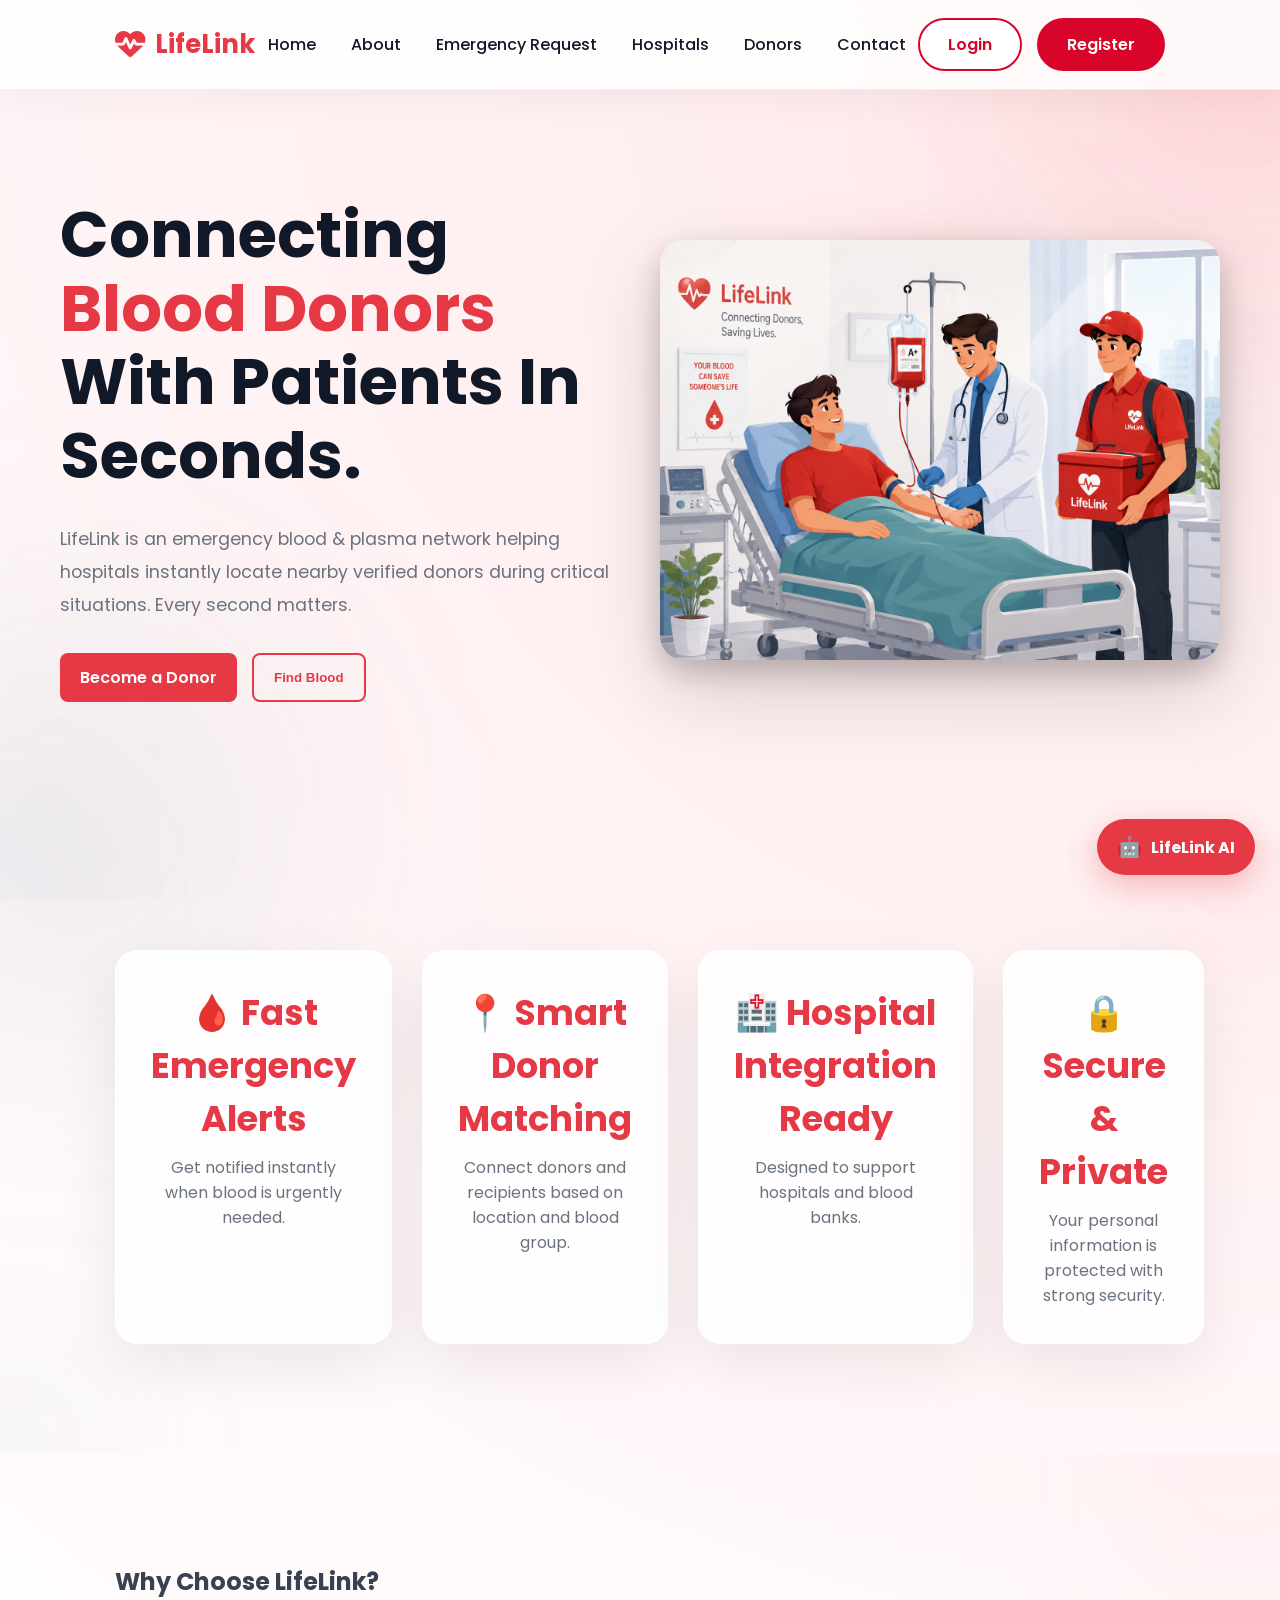
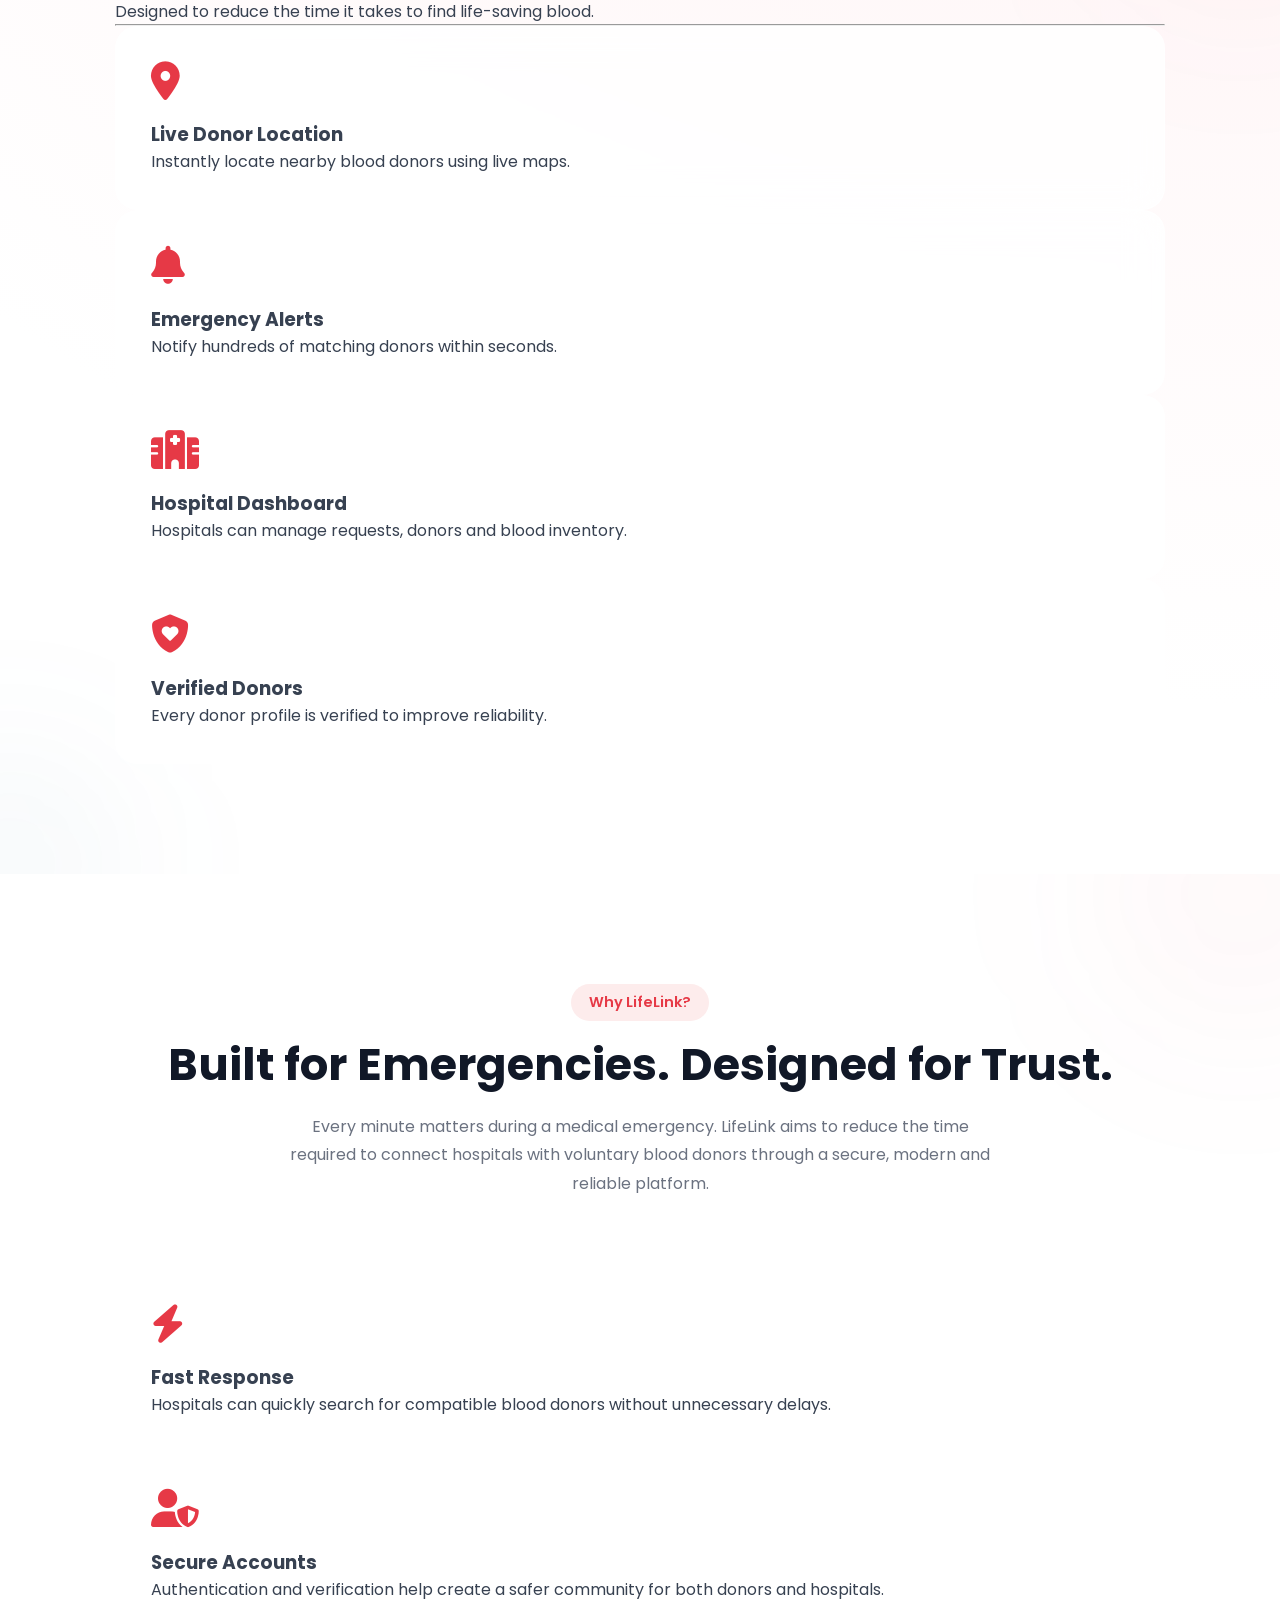
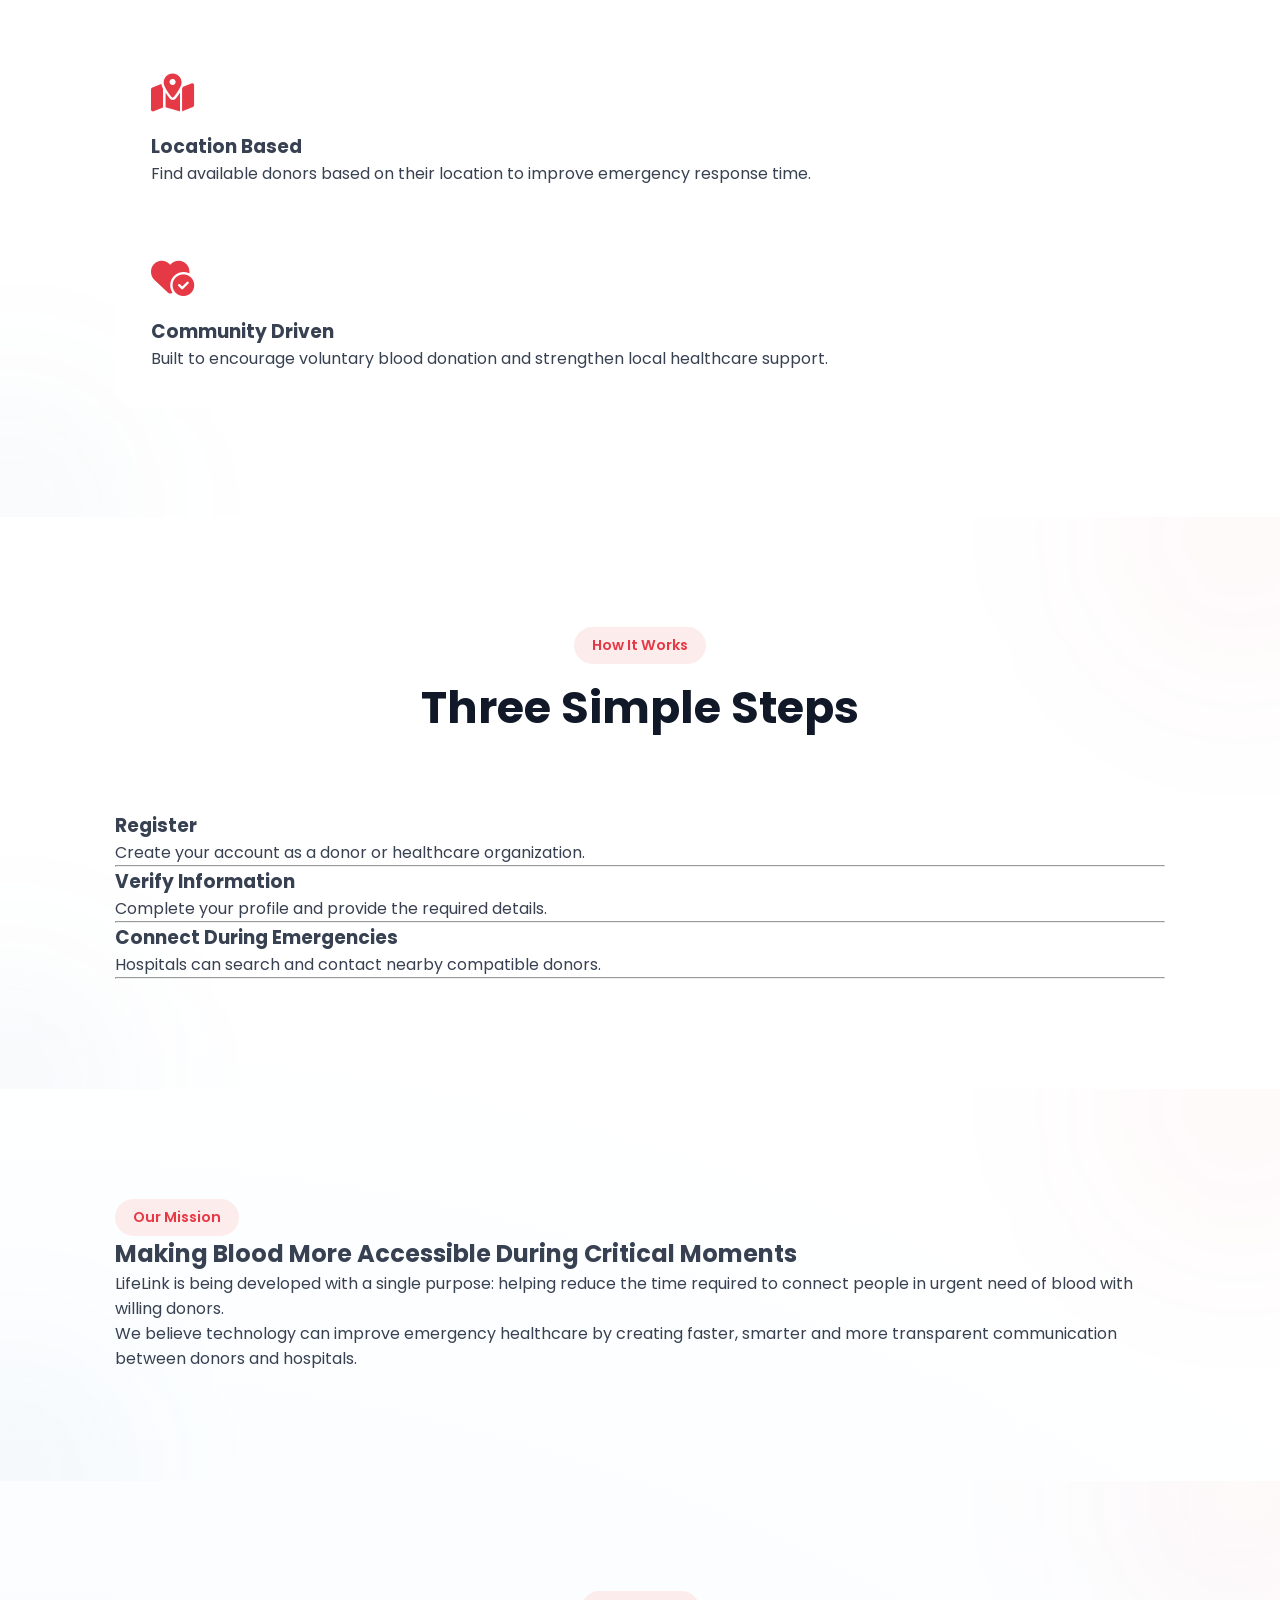
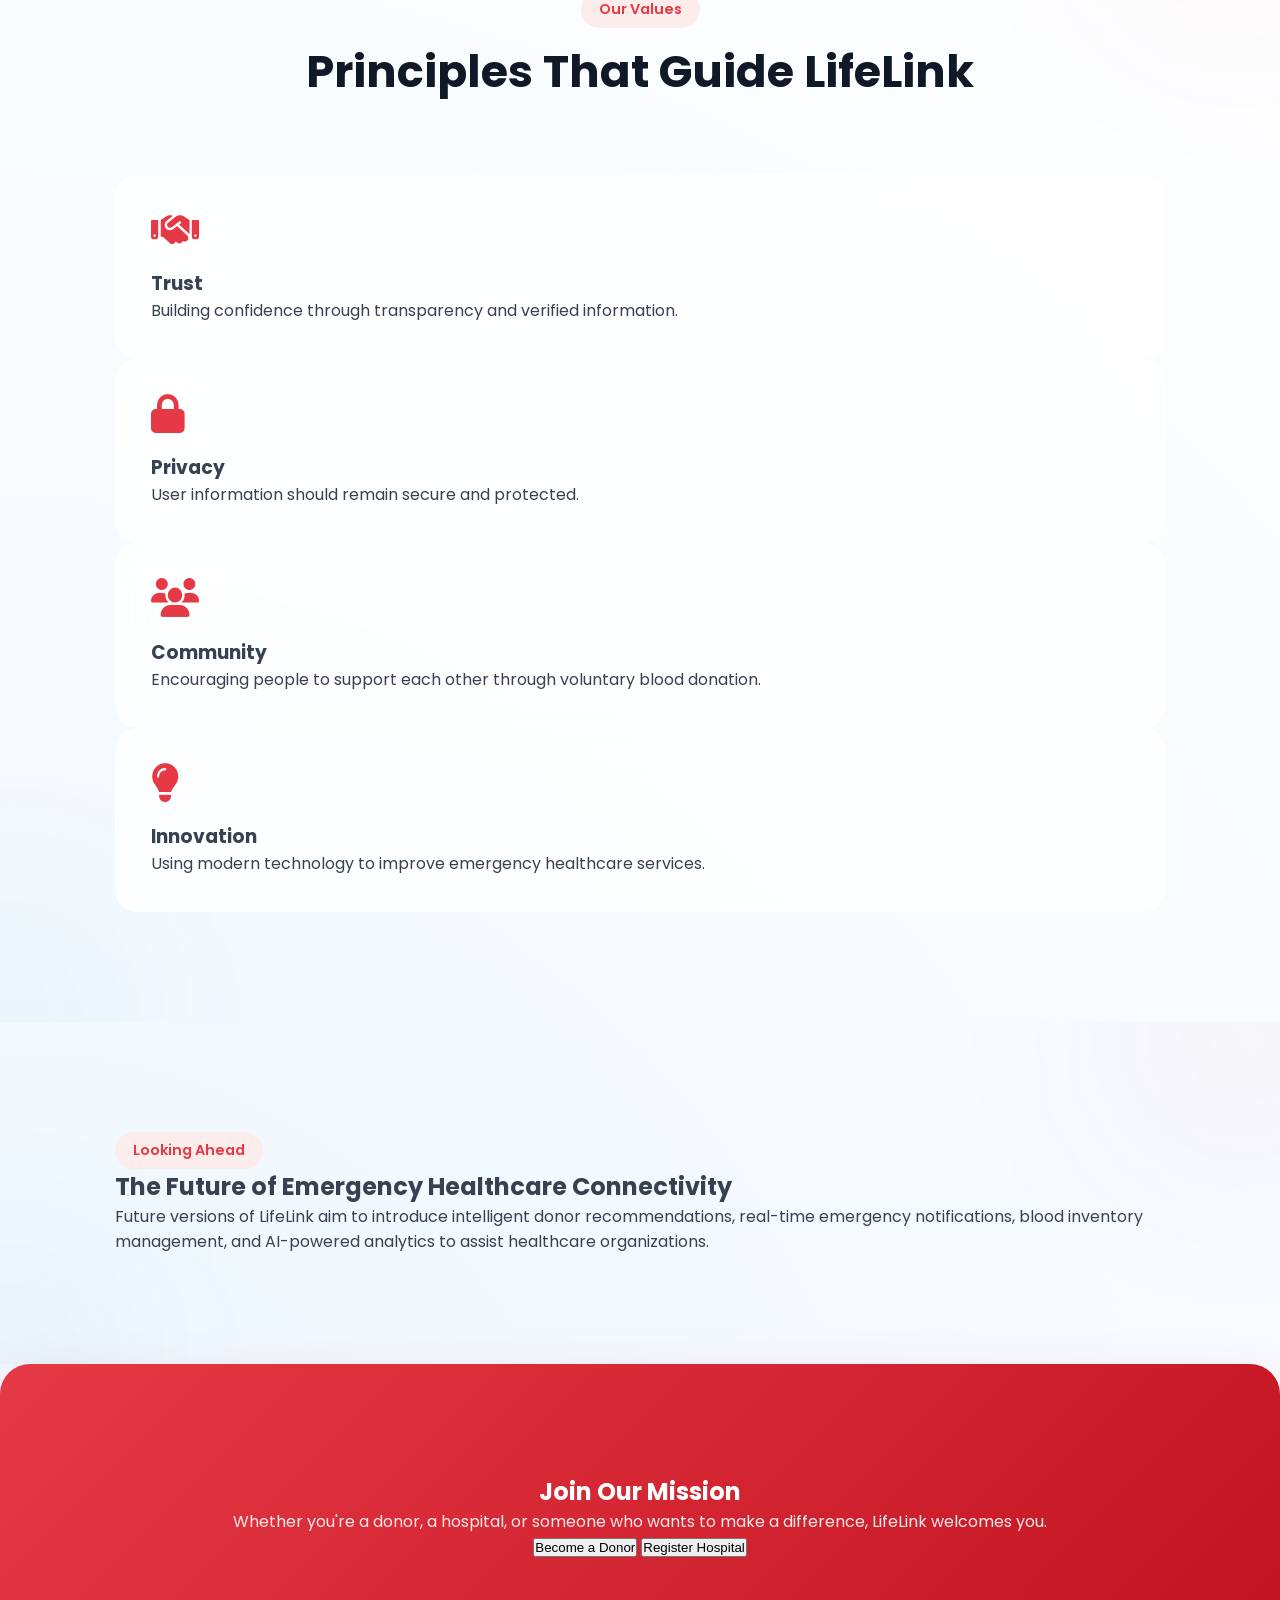
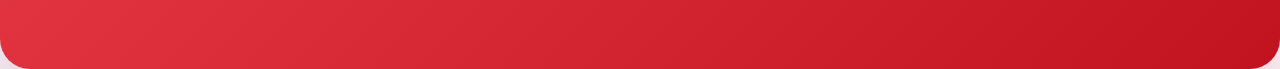
<file: index.html>
<!DOCTYPE html>
<html lang="en">

<head>

    <meta charset="UTF-8">
    <meta http-equiv="X-UA-Compatible" content="IE=edge">
    <meta name="viewport" content="width=device-width, initial-scale=1.0">

    <title>LifeLink | Emergency Blood & Plasma Network</title>

    <meta name="description"
        content="LifeLink connects blood donors with hospitals during emergencies. Find nearby blood donors instantly and help save lives.">

    <meta name="keywords" content="Blood Donation, Plasma Donation, Blood Bank, Emergency Blood, Donor Network">

    <link rel="preconnect" href="https://fonts.googleapis.com">

    <link rel="preconnect" href="https://fonts.gstatic.com" crossorigin>

    <link href="https://fonts.googleapis.com/css2?family=Poppins:wght@300;400;500;600;700;800&display=swap"
        rel="stylesheet">

    <link rel="stylesheet" href="https://cdnjs.cloudflare.com/ajax/libs/font-awesome/6.6.0/css/all.min.css">

    <link rel="stylesheet" href="style.css">

</head>

<body>

    <!-- ================= NAVBAR ================= -->

    <header>

        <nav class="navbar">

            <div class="logo">

                <i class="fa-solid fa-heart-pulse"></i>

                <span>LifeLink</span>

            </div>

            <ul class="nav-links">

                <li><a href="index.html">Home</a></li>

                <li><a href="about.html">About</a></li>

                <li><a href="emergency-request.html">Emergency Request</a></li>

                <li><a href="hospitals.html">Hospitals</a></li>

                <li><a href="becadonor.html">Donors</a></li>

                <li><a href="contact.html">Contact</a></li>

            </ul>

            <div class="nav-buttons">
                <a href="login.html" class="login-btn">Login</a>
                <a href="register.html" class="register-btn">Register</a>
            </div>

        </nav>

    </header>



    <!-- ================= HERO ================= -->

    <section class="hero">

        <div class="hero-left">

            <h1>

                Connecting

                <span>Blood Donors</span>

                With Patients

                In Seconds.

            </h1>

            <p>

                LifeLink is an emergency blood & plasma network helping hospitals

                instantly locate nearby verified donors during critical situations.

                Every second matters.

            </p>

            <div class="hero-buttons">
                <a href="becadonor.html" class="primary-btn">
                    Become a Donor
                </a>


                <button class="secondary-btn" onclick="window.location.href='findblood.html'">

                    Find Blood
                </button>

            </div>

        </div>

        <div class="hero-right">
            <img src="mission.jpg" alt="Medical professionals in a hospital" loading="lazy" class="hero-image" </div>


    </section>



    <!-- ================= STATS ================= -->

    <section class="stats">

        <div class="stat-card">

            <h2>🩸 Fast Emergency Alerts</h2>

            <p>Get notified instantly when blood is urgently needed.</p>

        </div>

        <div class="stat-card">

            <h2>📍 Smart Donor Matching</h2>

            <p>Connect donors and recipients based on location and blood group.</p>

        </div>

        <div class="stat-card">

            <h2>🏥 Hospital Integration Ready</h2>

            <p>Designed to support hospitals and blood banks.</p>

        </div>

        <div class="stat-card">

            <h2>🔒 Secure & Private</h2>

            <p>Your personal information is protected with strong security.</p>

        </div>

    </section>



    <!-- ================= FEATURES ================= -->

    <section class="features">

        <div class="section-title">

            <h2>

                Why Choose LifeLink?



            </h2>

            <p>

                Designed to reduce the time it takes to find life-saving blood.
                <hr>
            </p>

        </div>

        <div class="feature-grid">

            <div class="feature-card">

                <i class="fa-solid fa-location-dot"></i>

                <h3>

                    Live Donor Location

                </h3>

                <p>

                    Instantly locate nearby blood donors using live maps.

                </p>

            </div>

            <div class="feature-card">

                <i class="fa-solid fa-bell"></i>

                <h3>

                    Emergency Alerts

                </h3>

                <p>

                    Notify hundreds of matching donors within seconds.

                </p>

            </div>

            <div class="feature-card">

                <i class="fa-solid fa-hospital"></i>

                <h3>

                    Hospital Dashboard

                </h3>

                <p>

                    Hospitals can manage requests, donors and blood inventory.

                </p>

            </div>

            <div class="feature-card">

                <i class="fa-solid fa-shield-heart"></i>

                <h3>

                    Verified Donors

                </h3>

                <p>

                    Every donor profile is verified to improve reliability.

                </p>

            </div>

        </div>

    </section>




















    <!-- ========================================= -->
    <!-- WHY LIFELINK -->
    <!-- ========================================= -->

    <section class="why-lifelink">

        <div class="section-heading">

            <span class="tag">Why LifeLink?</span>

            <h2>
                Built for Emergencies.
                Designed for Trust.
            </h2>

            <p>

                Every minute matters during a medical emergency.
                LifeLink aims to reduce the time required to connect
                hospitals with voluntary blood donors through a secure,
                modern and reliable platform.

            </p>

        </div>

        <div class="why-grid">

            <div class="why-card">

                <i class="fa-solid fa-bolt"></i>

                <h3>Fast Response</h3>

                <p>

                    Hospitals can quickly search for compatible
                    blood donors without unnecessary delays.

                </p>

            </div>

            <div class="why-card">

                <i class="fa-solid fa-user-shield"></i>

                <h3>Secure Accounts</h3>

                <p>

                    Authentication and verification help create
                    a safer community for both donors and hospitals.

                </p>

            </div>

            <div class="why-card">

                <i class="fa-solid fa-map-location-dot"></i>

                <h3>Location Based</h3>

                <p>

                    Find available donors based on their location
                    to improve emergency response time.

                </p>

            </div>

            <div class="why-card">

                <i class="fa-solid fa-heart-circle-check"></i>

                <h3>Community Driven</h3>

                <p>

                    Built to encourage voluntary blood donation
                    and strengthen local healthcare support.

                </p>

            </div>

        </div>

    </section>





    <!-- ========================================= -->
    <!-- HOW IT WORKS -->
    <!-- ========================================= -->

    <section class="how-it-works">

        <div class="section-heading">

            <span class="tag">

                How It Works

            </span>

            <h2>

                Three Simple Steps

            </h2>

        </div>

        <div class="steps">

            <div class="step">

                <div class="step-number">



                </div>

                <h3>

                    Register

                </h3>

                <p>

                    Create your account as a donor or
                    healthcare organization.
                    <hr>

                </p>

            </div>

            <div class="step">

                <div class="step-number">



                </div>

                <h3>

                    Verify Information

                </h3>

                <p>

                    Complete your profile and provide
                    the required details.
                    <hr>

                </p>

            </div>

            <div class="step">

                <div class="step-number">



                </div>

                <h3>

                    Connect During Emergencies

                </h3>

                <p>

                    Hospitals can search and contact
                    nearby compatible donors.
                    <hr>

                </p>

            </div>

        </div>

    </section>





    <!-- ========================================= -->
    <!-- OUR MISSION -->
    <!-- ========================================= -->

    <section class="mission">

        <div class="mission-left">

            <!-- <img
src="mission.jpg"
alt="Heart"
loading="lazy"> -->

        </div>

        <div class="mission-right">

            <span class="tag">

                Our Mission

            </span>

            <h2>

                Making Blood More Accessible
                During Critical Moments

            </h2>

            <p>

                LifeLink is being developed with a single purpose:
                helping reduce the time required to connect people
                in urgent need of blood with willing donors.

            </p>

            <p>

                We believe technology can improve emergency
                healthcare by creating faster, smarter and
                more transparent communication between
                donors and hospitals.

            </p>

        </div>

    </section>





    <!-- ========================================= -->
    <!-- CORE VALUES -->
    <!-- ========================================= -->

    <section class="values">

        <div class="section-heading">

            <span class="tag">

                Our Values

            </span>

            <h2>

                Principles That Guide LifeLink

            </h2>

        </div>

        <div class="value-container">

            <div class="value-box">

                <i class="fa-solid fa-handshake"></i>

                <h3>

                    Trust

                </h3>

                <p>

                    Building confidence through transparency
                    and verified information.

                </p>

            </div>

            <div class="value-box">

                <i class="fa-solid fa-lock"></i>

                <h3>

                    Privacy

                </h3>

                <p>

                    User information should remain secure
                    and protected.

                </p>

            </div>

            <div class="value-box">

                <i class="fa-solid fa-users"></i>

                <h3>

                    Community

                </h3>

                <p>

                    Encouraging people to support each other
                    through voluntary blood donation.

                </p>

            </div>

            <div class="value-box">

                <i class="fa-solid fa-lightbulb"></i>

                <h3>

                    Innovation

                </h3>

                <p>

                    Using modern technology to improve
                    emergency healthcare services.

                </p>

            </div>

        </div>

    </section>





    <!-- ========================================= -->
    <!-- FUTURE VISION -->
    <!-- ========================================= -->

    <section class="vision">

        <div class="vision-content">

            <span class="tag">

                Looking Ahead

            </span>

            <h2>

                The Future of Emergency Healthcare Connectivity

            </h2>

            <p>

                Future versions of LifeLink aim to introduce
                intelligent donor recommendations,
                real-time emergency notifications,
                blood inventory management,
                and AI-powered analytics
                to assist healthcare organizations.

            </p>

        </div>

    </section>





    <!-- ========================================= -->
    <!-- CTA -->
    <!-- ========================================= -->

    <section class="cta">

        <h2>

            Join Our Mission

        </h2>

        <p>

            Whether you're a donor, a hospital,
            or someone who wants to make a difference,
            LifeLink welcomes you.

        </p>

        <div class="cta-buttons">

            <button>

                <a href="becadonor.html">Become a Donor</a>

            </button>

            <button>

                Register Hospital

            </button>

        </div>

    </section>



<!-- LifeLink AI Button -->

<a href="ai-assistant.html"
   class="lifelink-ai-button">

    <span class="ai-button-icon">
        🤖
    </span>

    <span class="ai-button-text">
        LifeLink AI
    </span>

</a>

</body>
</html>





</body>
</html>
</file>
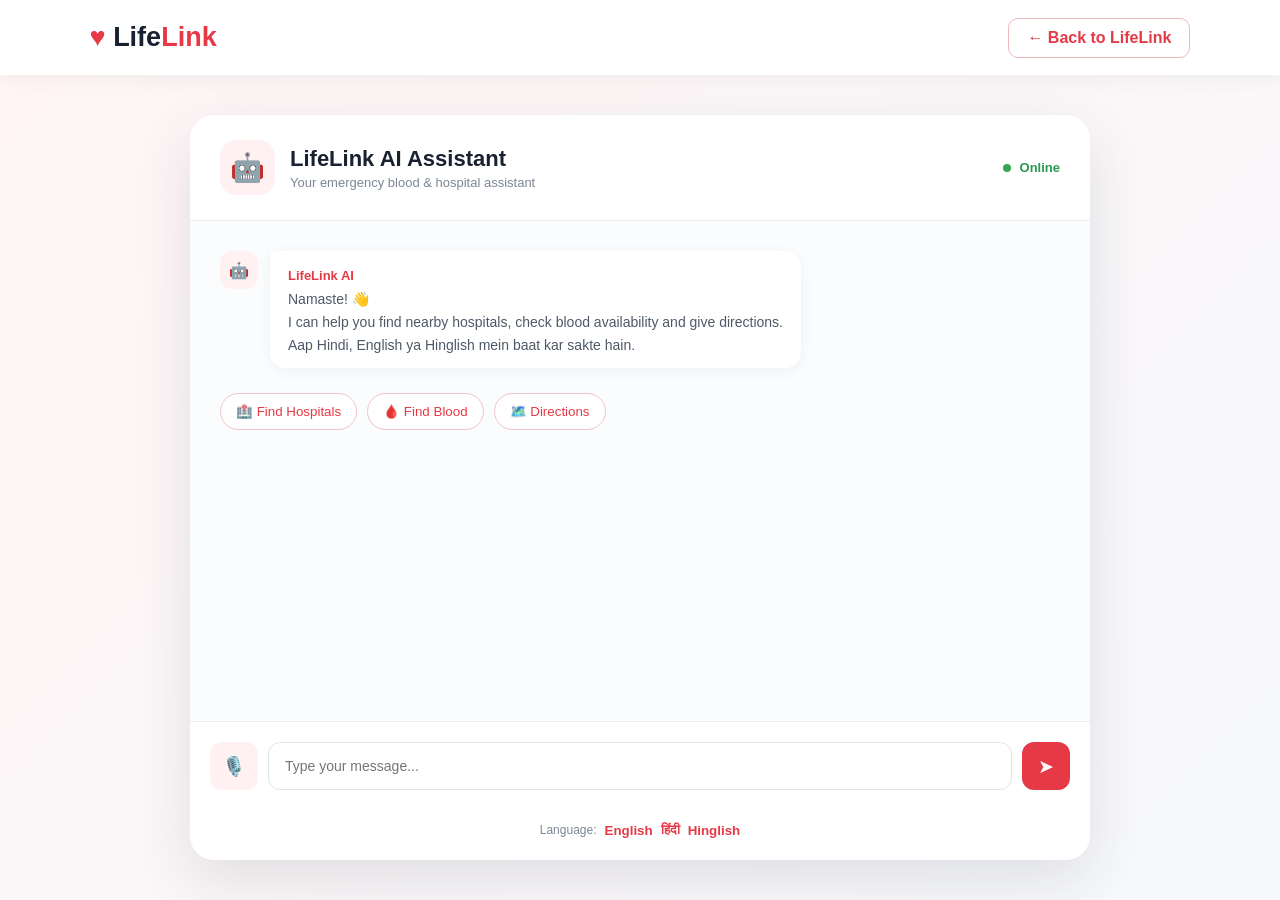
<file: ai-assistant.html>
<!DOCTYPE html>
<html lang="en">

<head>

    <meta charset="UTF-8">

    <meta name="viewport"
        content="width=device-width, initial-scale=1.0">

    <title>LifeLink AI Assistant</title>

    <link rel="stylesheet"
        href="ai-assistant.css">

</head>

<body>

    <header class="ai-navbar">

        <div class="logo">
            <span>♥</span>
            Life<span>Link</span>
        </div>

        <a href="index.html"
            class="back-button">

            ← Back to LifeLink

        </a>

    </header>


    <main class="ai-page">

        <section class="ai-container">

            <!-- AI HEADER -->

            <div class="ai-header">

                <div class="ai-icon">
                    🤖
                </div>

                <div>

                    <h1>
                        LifeLink AI Assistant
                    </h1>

                    <p>
                        Your emergency blood & hospital assistant
                    </p>

                </div>

                <div class="online">

                    <span></span>

                    Online

                </div>

            </div>


            <!-- CHAT AREA -->

            <div
                id="chatBox"
                class="chat-box"
            >

                <div class="message ai-message">

                    <div class="message-icon">
                        🤖
                    </div>

                    <div class="message-content">

                        <strong>
                            LifeLink AI
                        </strong>

                        <p>
                            Namaste! 👋
                        </p>

                        <p>
                            I can help you find nearby hospitals,
                            check blood availability and give
                            directions.
                        </p>

                        <p>
                            Aap Hindi, English ya Hinglish
                            mein baat kar sakte hain.
                        </p>

                    </div>

                </div>


                <!-- QUICK ACTIONS -->

                <div class="quick-actions">

                    <button onclick="quickMessage('Find nearby hospitals')">

                        🏥 Find Hospitals

                    </button>

                    <button onclick="quickMessage('Find O+ blood')">

                        🩸 Find Blood

                    </button>

                    <button onclick="quickMessage('Give me directions')">

                        🗺️ Directions

                    </button>

                </div>

            </div>


            <!-- INPUT -->

            <div class="input-area">

                <button
                    id="micButton"
                    class="mic-button"
                    onclick="startVoice()"
                >

                    🎙️

                </button>


                <input
                    type="text"
                    id="userInput"
                    placeholder="Type your message..."
                    autocomplete="off"
                >


                <button
                    class="send-button"
                    onclick="sendMessage()"
                >

                    ➤

                </button>

            </div>


            <!-- LANGUAGE -->

            <div class="language-selector">

                <span>
                    Language:
                </span>

                <button
                    onclick="setLanguage('english')"
                >
                    English
                </button>

                <button
                    onclick="setLanguage('hindi')"
                >
                    हिंदी
                </button>

                <button
                    onclick="setLanguage('hinglish')"
                >
                    Hinglish
                </button>

            </div>

        </section>

    </main>


    <script src="ai-assistant.js"></script>

</body>

</html>
</file>
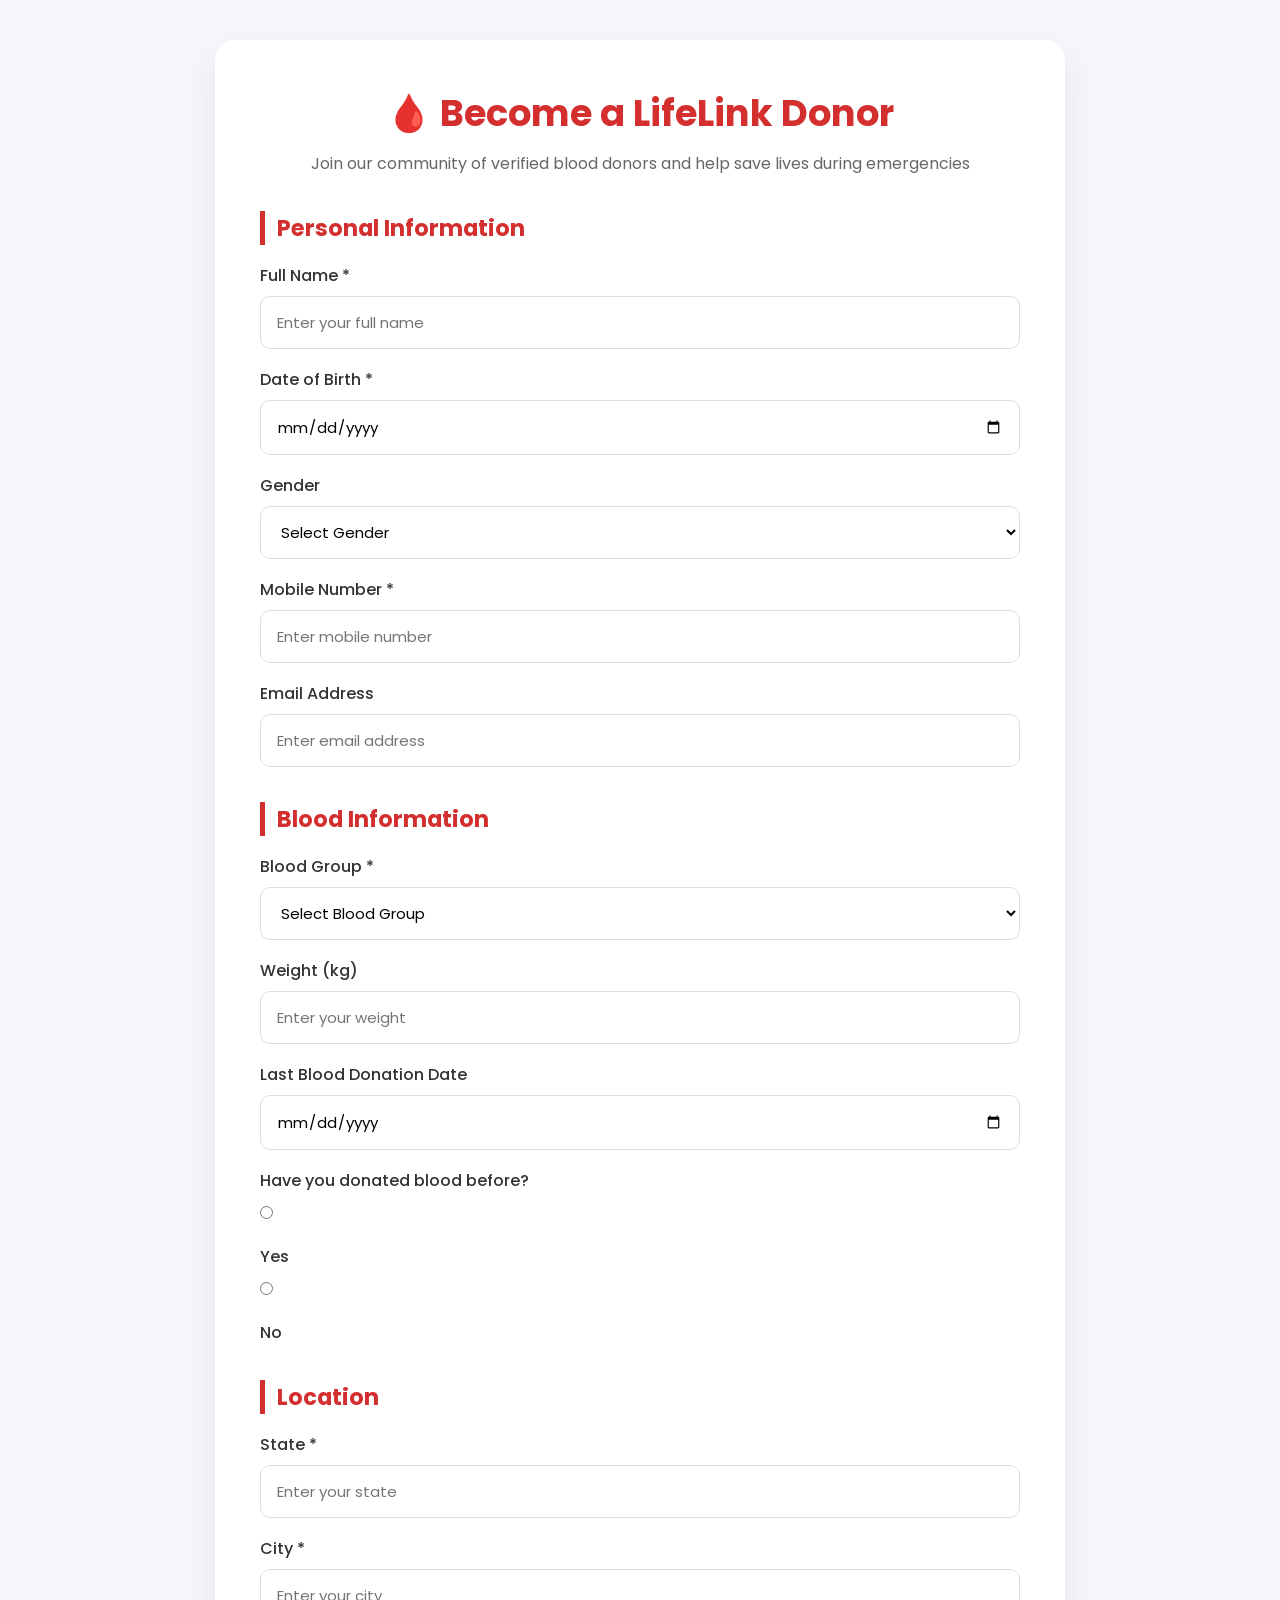
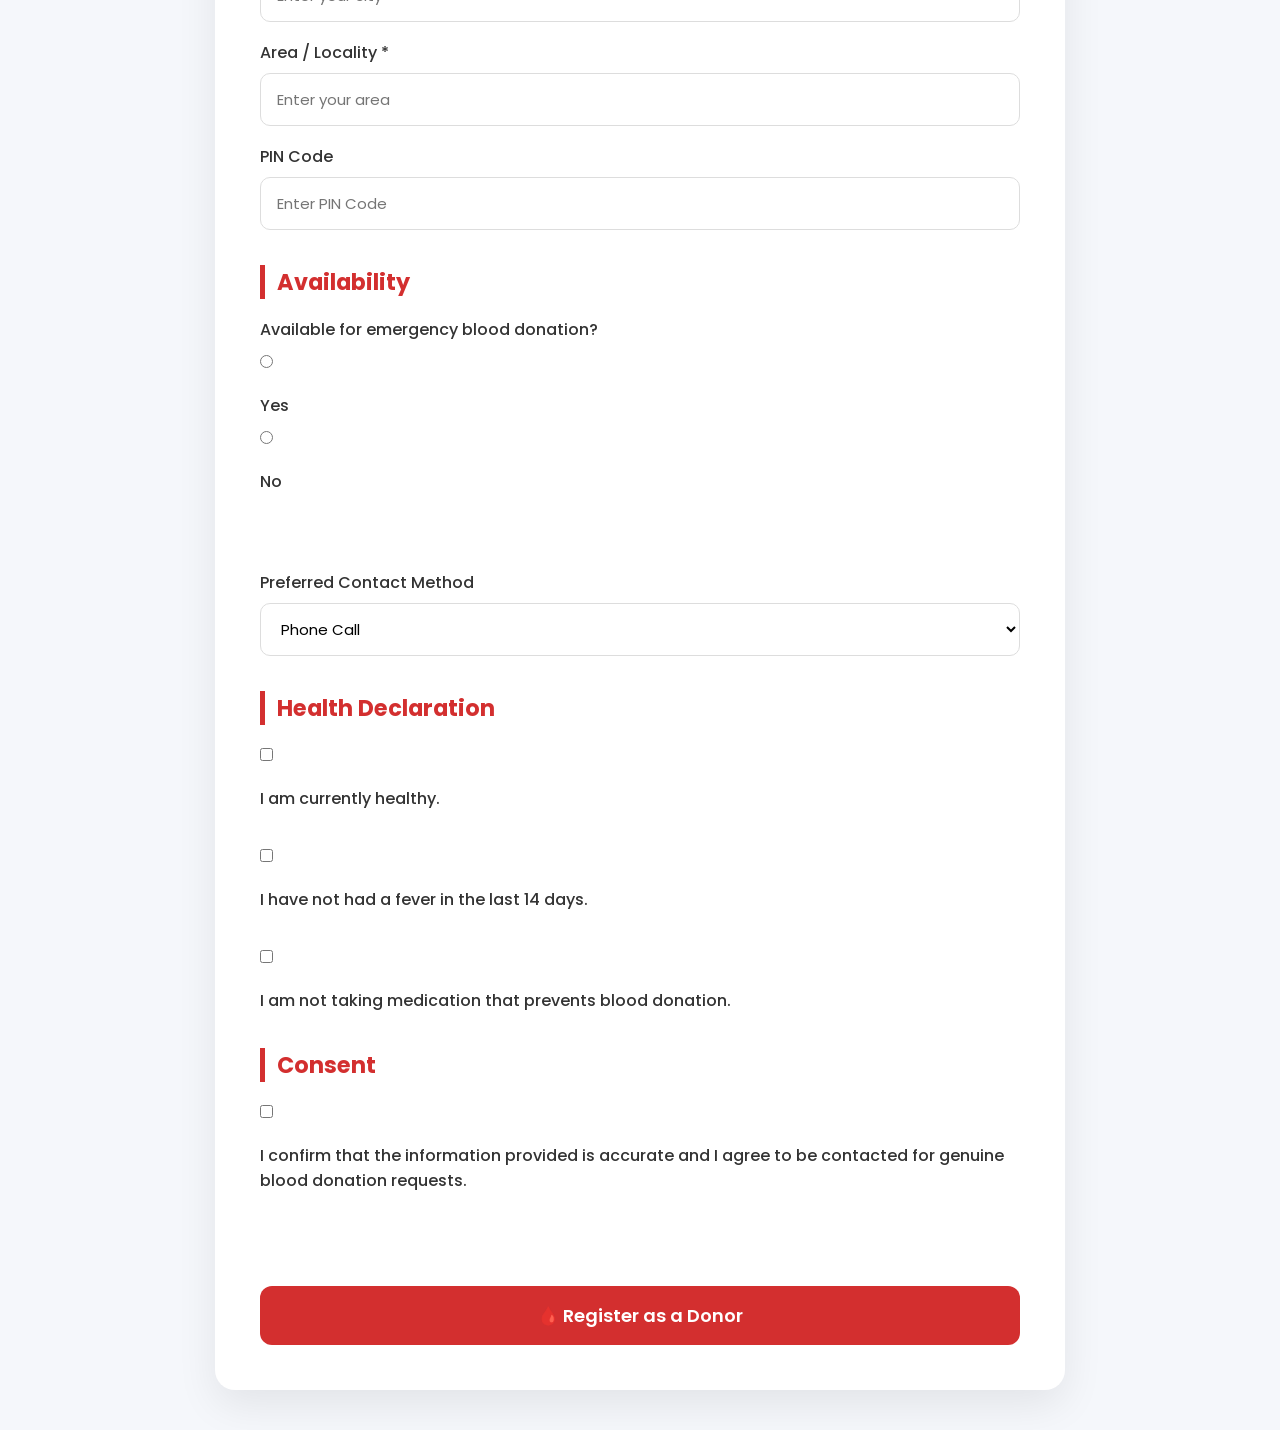
<file: becadonor.html>
<!DOCTYPE html>
<html lang="en">

<head>
    <meta charset="UTF-8">
    <meta name="viewport" content="width=device-width, initial-scale=1.0">
    <title>Become a Donor | Lifelink</title>
</head>
<link rel="stylesheet" href="index.html">
<link rel="stylesheet" href="becadonor.css">

<body>
    <section class="donor-form">
        <h1>🩸 Become a LifeLink Donor</h1>
        <p>Join our community of verified blood donors and help save lives during emergencies</p>

        <form>

            <!-- Personal Information -->
            <h2>Personal Information</h2>

            <label for="fullname">Full Name *</label>
            <input type="text" id="fullname" placeholder="Enter your full name" required>

            <label for="dob">Date of Birth *</label>
            <input type="date" id="dob" required>

            <label for="gender">Gender</label>
            <select id="gender">
                <option value="">Select Gender</option>
                <option>Male</option>
                <option>Female</option>
                <option>Prefer not to say</option>
            </select>

            <label for="phone">Mobile Number *</label>
            <input type="tel" id="phone" placeholder="Enter mobile number" required>

            <label for="email">Email Address</label>
            <input type="email" id="email" placeholder="Enter email address">

            <!-- Blood Information -->
            <h2>Blood Information</h2>

            <label for="blood">Blood Group *</label>
            <select id="blood" required>
                <option value="">Select Blood Group</option>
                <option>A+</option>
                <option>A-</option>
                <option>B+</option>
                <option>B-</option>
                <option>AB+</option>
                <option>AB-</option>
                <option>O+</option>
                <option>O-</option>
            </select>

            <label for="weight">Weight (kg)</label>
            <input type="number" id="weight" placeholder="Enter your weight">

            <label for="lastdonation">Last Blood Donation Date</label>
            <input type="date" id="lastdonation">

            <label>Have you donated blood before?</label>

            <input type="radio" id="yes" name="donated">
            <label for="yes">Yes</label>

            <input type="radio" id="no" name="donated">
            <label for="no">No</label>

            <!-- Location -->
            <h2>Location</h2>

            <label for="state">State *</label>
            <input type="text" id="state" placeholder="Enter your state" required>

            <label for="city">City *</label>
            <input type="text" id="city" placeholder="Enter your city" required>

            <label for="area">Area / Locality *</label>
            <input type="text" id="area" placeholder="Enter your area" required>

            <label for="pincode">PIN Code</label>
            <input type="text" id="pincode" placeholder="Enter PIN Code">

            <!-- Availability -->
            <h2>Availability</h2>

            <label>Available for emergency blood donation?</label>

            <input type="radio" id="available" name="available">
            <label for="available">Yes</label>

            <input type="radio" id="notavailable" name="available">
            <label for="notavailable">No</label>

            <br><br>

            <label for="contact">Preferred Contact Method</label>

            <select id="contact">
                <option>Phone Call</option>
                <option>WhatsApp</option>
                <option>Email</option>
            </select>

            <!-- Health Declaration -->
            <h2>Health Declaration</h2>

            <input type="checkbox" id="healthy">
            <label for="healthy">I am currently healthy.</label>

            <br>

            <input type="checkbox" id="fever">
            <label for="fever">I have not had a fever in the last 14 days.</label>

            <br>

            <input type="checkbox" id="medicine">
            <label for="medicine">I am not taking medication that prevents blood donation.</label>

            <!-- Consent -->
            <h2>Consent</h2>

            <input type="checkbox" id="agree" required>
            <label for="agree">
                I confirm that the information provided is accurate and I agree to be contacted for genuine blood
                donation requests.
            </label>

            <br><br>

            <button type="submit">🩸 Register as a Donor</button>
    </section>

</body>

</html>
</file>
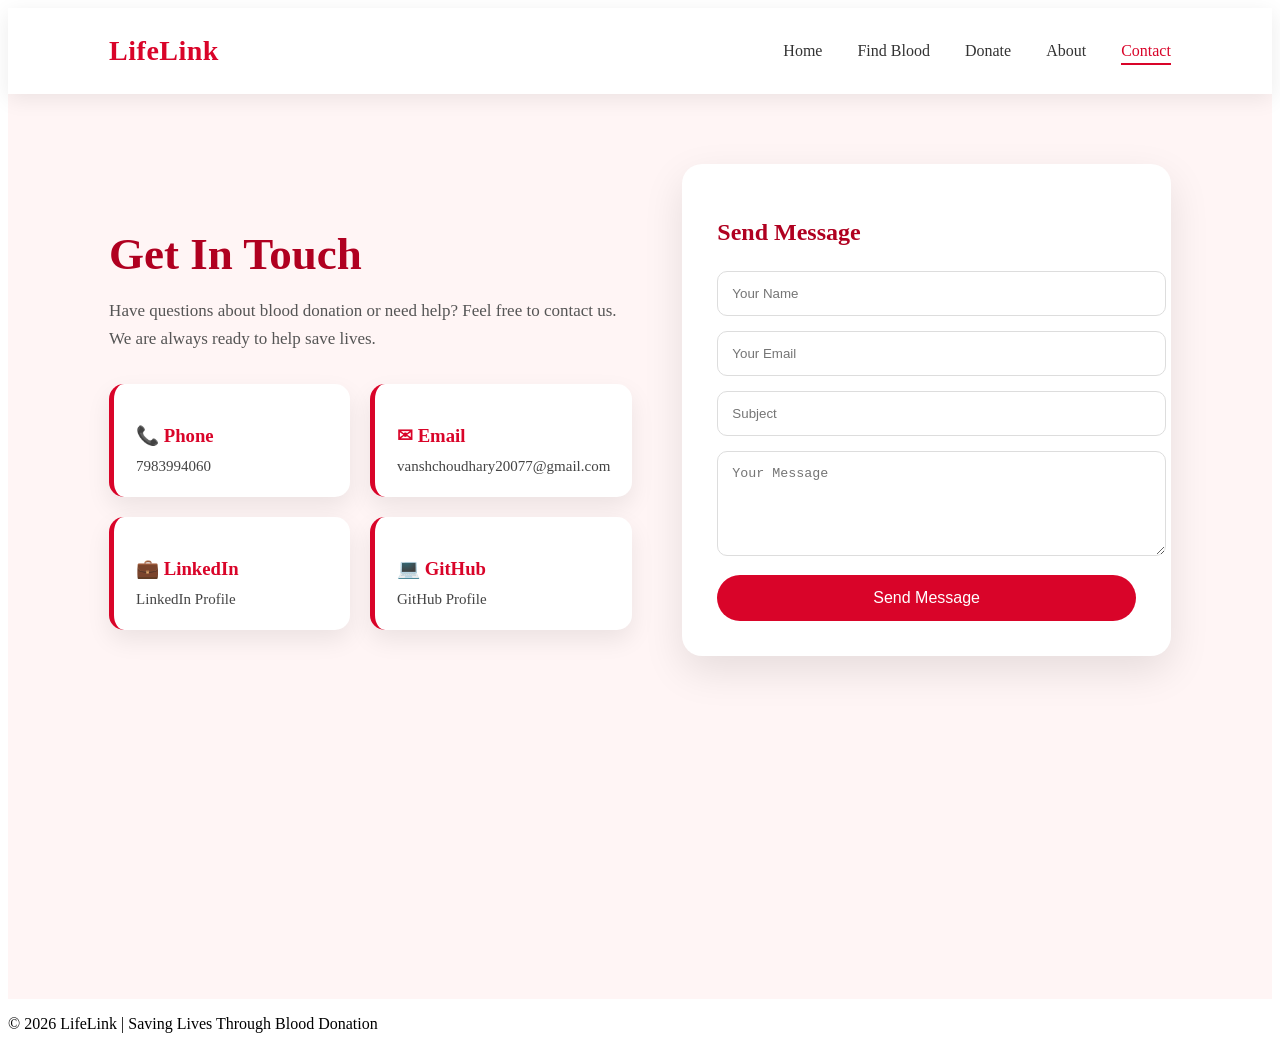
<file: contact.html>
<!DOCTYPE html>
<html lang="en">

<head>

    <meta charset="UTF-8">
    <meta name="viewport" content="width=device-width, initial-scale=1.0">

    <title>Contact Us | LifeLink</title>

    <link rel="stylesheet" href="contact.css">

</head>


<body>


    <!-- Header -->

    <header>

        <nav>

            <a href="index.html" class="logo">
                LifeLink
            </a>


            <ul>

                <li><a href="index.html">Home</a></li>

                <li><a href="findblood.html">Find Blood</a></li>

                <li><a href="becadonor.html">Donate</a></li>

                <li><a href="about.html">About</a></li>

                <li><a href="contact.html" class="active">Contact</a></li>

            </ul>


        </nav>

    </header>




    <!-- Contact Section -->


    <section class="contact-section">


        <div class="contact-container">


            <div class="contact-content">


                <h1>
                    Get In Touch
                </h1>


                <p>
                    Have questions about blood donation or need help?
                    Feel free to contact us. We are always ready to help save lives.
                </p>



                <div class="contact-info">


                    <div class="contact-card">

                        <h3>
                            📞 Phone
                        </h3>

                        <a href="tel:7983994060">
                            7983994060
                        </a>

                    </div>



                    <div class="contact-card">

                        <h3>
                            ✉ Email
                        </h3>

                        <a href="mailto:vanshchoudhary20077@gmail.com">
                            vanshchoudhary20077@gmail.com
                        </a>

                    </div>



                    <div class="contact-card">

                        <h3>
                            💼 LinkedIn
                        </h3>

                        <a href="https://www.linkedin.com/in/vansh-choudhary-61513b381/"
                           target="_blank">

                            LinkedIn Profile

                        </a>

                    </div>




                    <div class="contact-card">

                        <h3>
                            💻 GitHub
                        </h3>

                        <a href="https://github.com/VanshDhattarwal"
                           target="_blank">

                            GitHub Profile

                        </a>

                    </div>



                </div>


            </div>





            <!-- Contact Form -->


            <div class="contact-form">


                <h2>
                    Send Message
                </h2>



                <form>


                    <input 
                    type="text"
                    placeholder="Your Name"
                    required>



                    <input 
                    type="email"
                    placeholder="Your Email"
                    required>



                    <input 
                    type="text"
                    placeholder="Subject"
                    required>



                    <textarea 
                    placeholder="Your Message"
                    rows="5"
                    required></textarea>



                    <button type="submit">

                        Send Message

                    </button>



                </form>


            </div>



        </div>



    </section>



    <!-- Footer -->


    <footer>

        <p>
            © 2026 LifeLink | Saving Lives Through Blood Donation
        </p>

    </footer>



</body>

</html>
</file>
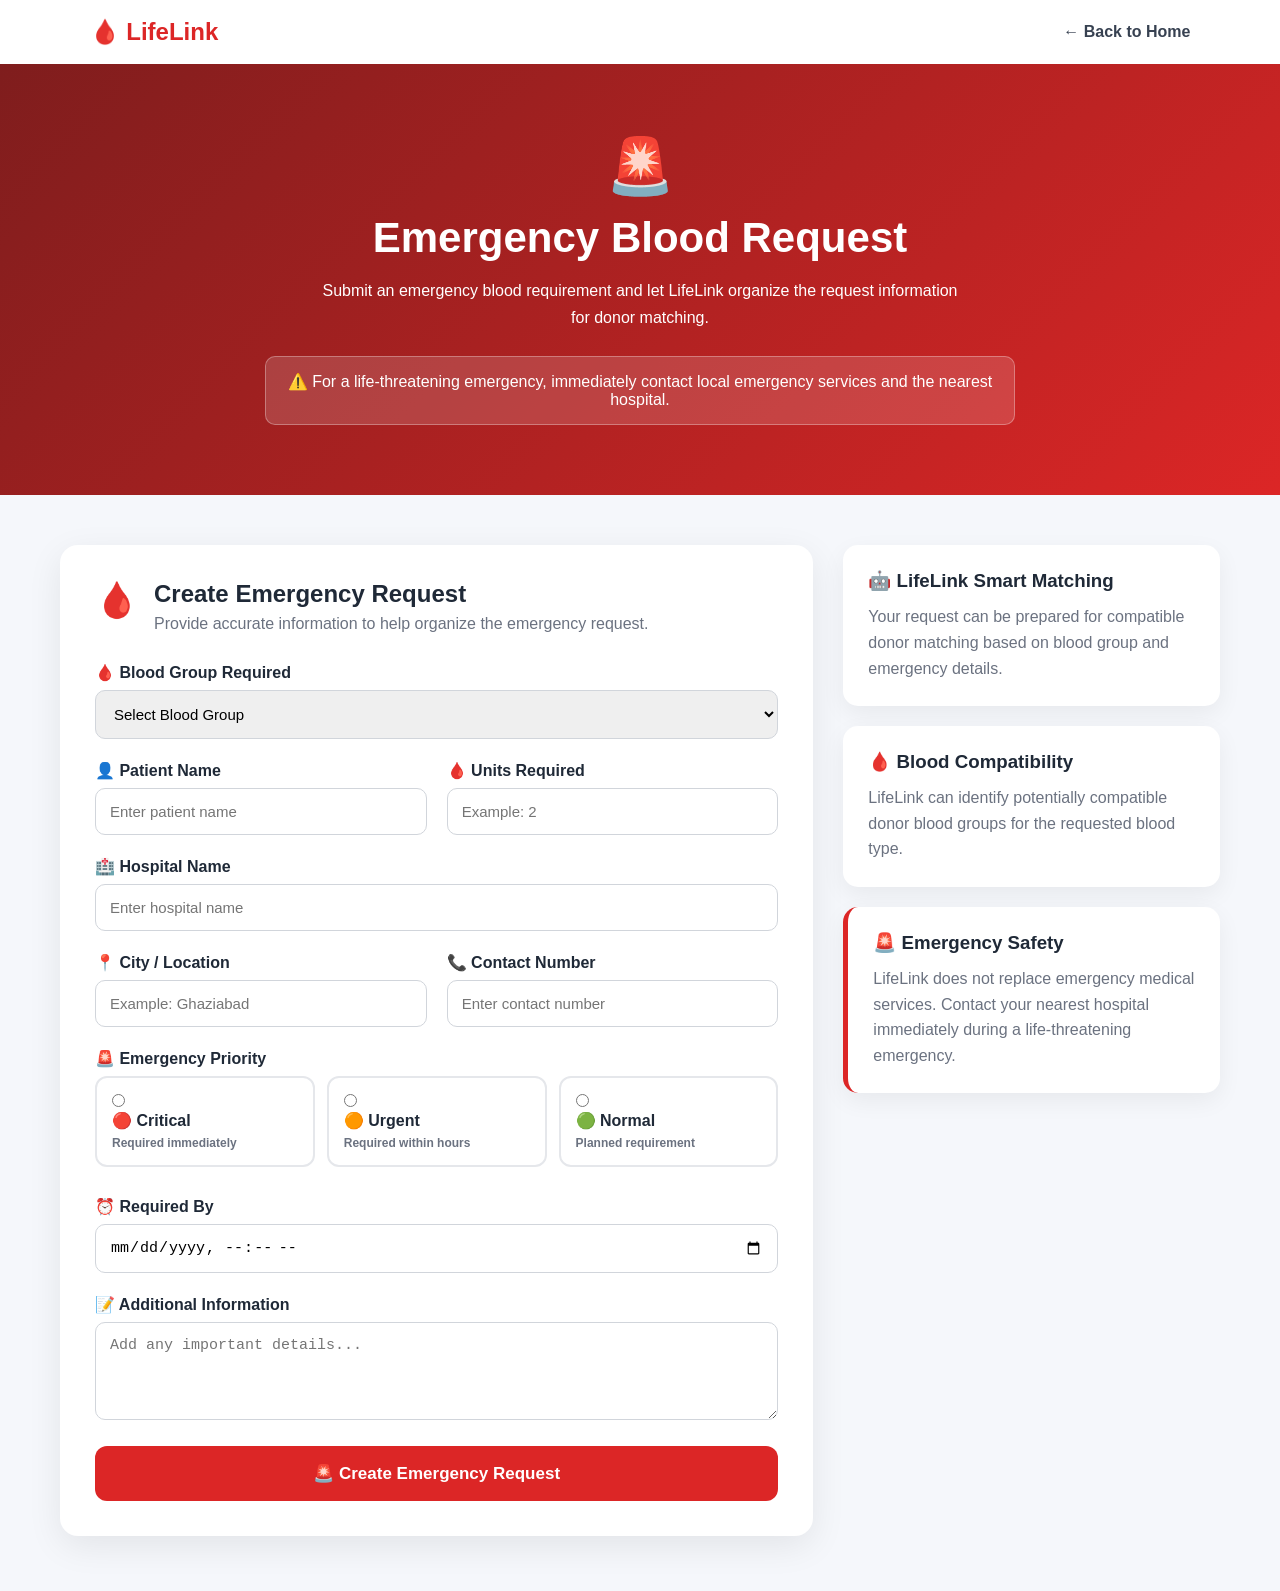
<file: emergency-request.html>
<!DOCTYPE html>
<html lang="en">

<head>
    <meta charset="UTF-8">
    <meta name="viewport" content="width=device-width, initial-scale=1.0">

    <title>Emergency Blood Request | LifeLink</title>

    <link rel="stylesheet" href="emergency-request.css">
</head>

<body>

    <!-- NAVBAR -->

    <nav class="navbar">

        <a href="index.html" class="logo">
            🩸 LifeLink
        </a>

        <a href="index.html" class="back-btn">
            ← Back to Home
        </a>

    </nav>


    <!-- HERO -->

    <section class="emergency-hero">

        <div class="hero-content">

            <div class="emergency-icon">
                🚨
            </div>

            <h1>Emergency Blood Request</h1>

            <p>
                Submit an emergency blood requirement and let LifeLink
                organize the request information for donor matching.
            </p>

            <div class="warning-box">

                ⚠️ For a life-threatening emergency, immediately contact
                local emergency services and the nearest hospital.

            </div>

        </div>

    </section>


    <!-- MAIN CONTAINER -->

    <main class="main-container">


        <!-- FORM -->

        <section class="request-section">

            <div class="section-header">

                <span>🩸</span>

                <div>
                    <h2>Create Emergency Request</h2>

                    <p>
                        Provide accurate information to help organize
                        the emergency request.
                    </p>
                </div>

            </div>


            <form id="emergencyForm">


                <!-- BLOOD GROUP -->

                <div class="form-group">

                    <label for="bloodGroup">

                        🩸 Blood Group Required

                    </label>

                    <select id="bloodGroup" required>

                        <option value="">
                            Select Blood Group
                        </option>

                        <option value="A+">A+</option>
                        <option value="A-">A-</option>

                        <option value="B+">B+</option>
                        <option value="B-">B-</option>

                        <option value="AB+">AB+</option>
                        <option value="AB-">AB-</option>

                        <option value="O+">O+</option>
                        <option value="O-">O-</option>

                    </select>

                </div>


                <!-- PATIENT NAME -->

                <div class="form-row">

                    <div class="form-group">

                        <label for="patientName">

                            👤 Patient Name

                        </label>

                        <input
                            type="text"
                            id="patientName"
                            placeholder="Enter patient name"
                            required
                        >

                    </div>


                    <!-- UNITS -->

                    <div class="form-group">

                        <label for="units">

                            🩸 Units Required

                        </label>

                        <input
                            type="number"
                            id="units"
                            min="1"
                            max="20"
                            placeholder="Example: 2"
                            required
                        >

                    </div>

                </div>


                <!-- HOSPITAL -->

                <div class="form-group">

                    <label for="hospital">

                        🏥 Hospital Name

                    </label>

                    <input
                        type="text"
                        id="hospital"
                        placeholder="Enter hospital name"
                        required
                    >

                </div>


                <!-- LOCATION -->

                <div class="form-row">

                    <div class="form-group">

                        <label for="city">

                            📍 City / Location

                        </label>

                        <input
                            type="text"
                            id="city"
                            placeholder="Example: Ghaziabad"
                            required
                        >

                    </div>


                    <div class="form-group">

                        <label for="contact">

                            📞 Contact Number

                        </label>

                        <input
                            type="tel"
                            id="contact"
                            placeholder="Enter contact number"
                            required
                        >

                    </div>

                </div>


                <!-- PRIORITY -->

                <div class="form-group">

                    <label>

                        🚨 Emergency Priority

                    </label>


                    <div class="priority-container">


                        <label class="priority-option critical">

                            <input
                                type="radio"
                                name="priority"
                                value="Critical"
                                required
                            >

                            <div>

                                <strong>🔴 Critical</strong>

                                <span>
                                    Required immediately
                                </span>

                            </div>

                        </label>


                        <label class="priority-option urgent">

                            <input
                                type="radio"
                                name="priority"
                                value="Urgent"
                            >

                            <div>

                                <strong>🟠 Urgent</strong>

                                <span>
                                    Required within hours
                                </span>

                            </div>

                        </label>


                        <label class="priority-option normal">

                            <input
                                type="radio"
                                name="priority"
                                value="Normal"
                            >

                            <div>

                                <strong>🟢 Normal</strong>

                                <span>
                                    Planned requirement
                                </span>

                            </div>

                        </label>


                    </div>

                </div>


                <!-- REQUIRED TIME -->

                <div class="form-group">

                    <label for="requiredTime">

                        ⏰ Required By

                    </label>

                    <input
                        type="datetime-local"
                        id="requiredTime"
                        required
                    >

                </div>


                <!-- NOTES -->

                <div class="form-group">

                    <label for="notes">

                        📝 Additional Information

                    </label>

                    <textarea
                        id="notes"
                        rows="4"
                        placeholder="Add any important details..."
                    ></textarea>

                </div>


                <!-- SUBMIT -->

                <button
                    type="submit"
                    class="submit-btn"
                >

                    🚨 Create Emergency Request

                </button>


            </form>

        </section>


        <!-- INFO SIDEBAR -->

        <aside class="info-section">

            <div class="info-card">

                <h3>🤖 LifeLink Smart Matching</h3>

                <p>
                    Your request can be prepared for compatible donor
                    matching based on blood group and emergency details.
                </p>

            </div>


            <div class="info-card">

                <h3>🩸 Blood Compatibility</h3>

                <p>
                    LifeLink can identify potentially compatible donor
                    blood groups for the requested blood type.
                </p>

            </div>


            <div class="info-card emergency-info">

                <h3>🚨 Emergency Safety</h3>

                <p>
                    LifeLink does not replace emergency medical services.
                    Contact your nearest hospital immediately during a
                    life-threatening emergency.
                </p>

            </div>

        </aside>


    </main>


    <!-- RESULT SECTION -->

    <section
        id="resultSection"
        class="result-section hidden"
    >


        <div class="result-card">


            <div class="result-header">

                <div>

                    <span class="status-dot"></span>

                    <span>ACTIVE EMERGENCY REQUEST</span>

                </div>

                <span id="requestPriority"></span>

            </div>


            <h2 id="resultTitle">

                Emergency Request Created

            </h2>


            <div class="blood-display">

                <span id="resultBlood">

                    O+

                </span>

            </div>


            <div class="result-grid">


                <div class="result-item">

                    <span>👤 Patient</span>

                    <strong id="resultPatient"></strong>

                </div>


                <div class="result-item">

                    <span>🏥 Hospital</span>

                    <strong id="resultHospital"></strong>

                </div>


                <div class="result-item">

                    <span>📍 Location</span>

                    <strong id="resultCity"></strong>

                </div>


                <div class="result-item">

                    <span>🩸 Units</span>

                    <strong id="resultUnits"></strong>

                </div>


                <div class="result-item">

                    <span>⏰ Required By</span>

                    <strong id="resultTime"></strong>

                </div>


                <div class="result-item">

                    <span>📞 Contact</span>

                    <strong id="resultContact"></strong>

                </div>


            </div>


            <!-- COUNTDOWN -->

            <div class="countdown-card">

                <p>⏳ Time Remaining</p>

                <h2 id="countdown">

                    Calculating...

                </h2>

            </div>


            <!-- COMPATIBILITY -->

            <div class="compatibility-card">

                <h3>
                    🩸 Potential Compatible Donor Groups
                </h3>

                <div
                    id="compatibleGroups"
                    class="blood-groups"
                ></div>

            </div>


            <!-- AI ANALYSIS -->

            <div class="ai-analysis">

                <h3>
                    🤖 LifeLink Emergency Analysis
                </h3>

                <p id="aiAnalysis"></p>

            </div>


            <!-- ACTION BUTTONS -->

            <div class="action-buttons">


                <button
                    id="findDonorsBtn"
                    class="primary-action"
                >

                    🔍 Find Compatible Donors

                </button>


                <button
                    id="directionsBtn"
                    class="secondary-action"
                >

                    🗺️ Get Directions

                </button>


                <button
                    id="shareBtn"
                    class="secondary-action"
                >

                    📤 Share Request

                </button>


            </div>


        </div>

    </section>


    <script src="donor-matching.js"></script>

    <script src="emergency-request.js"></script>

</body>

</html>
</file>
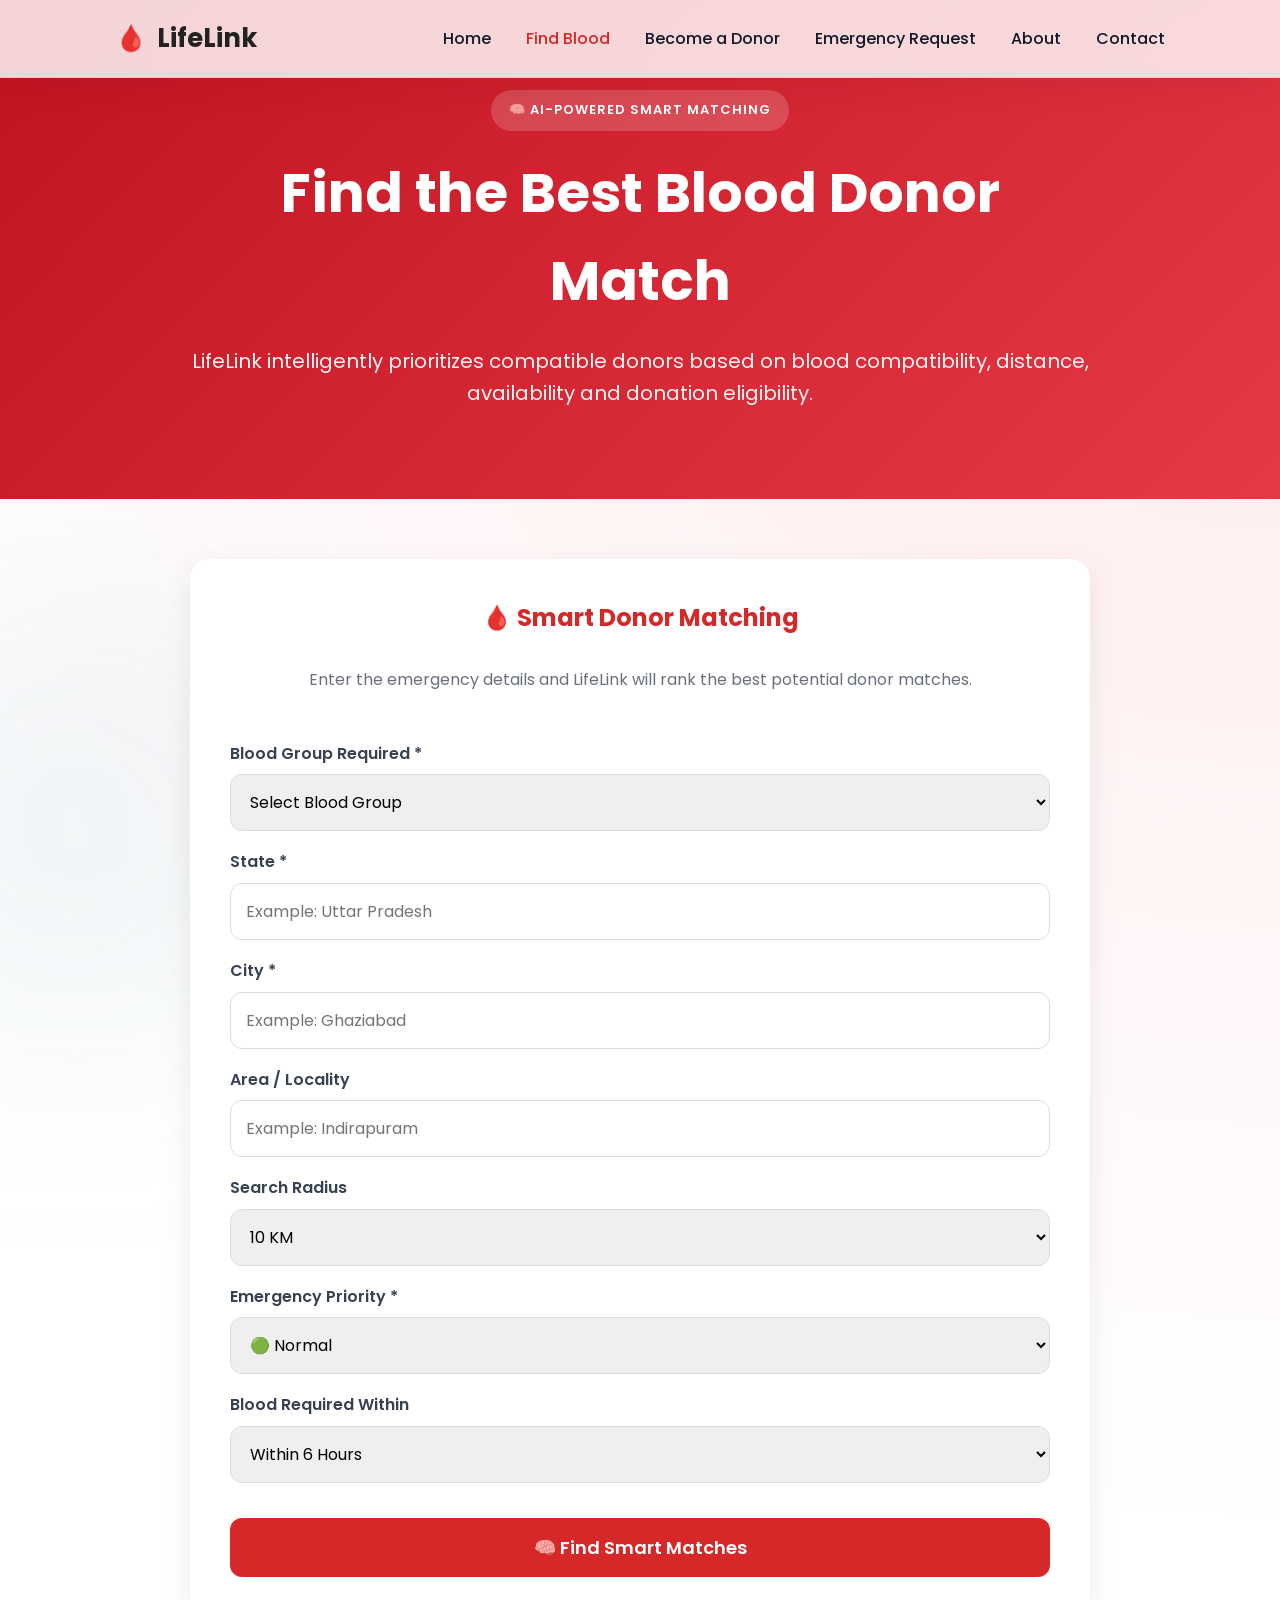
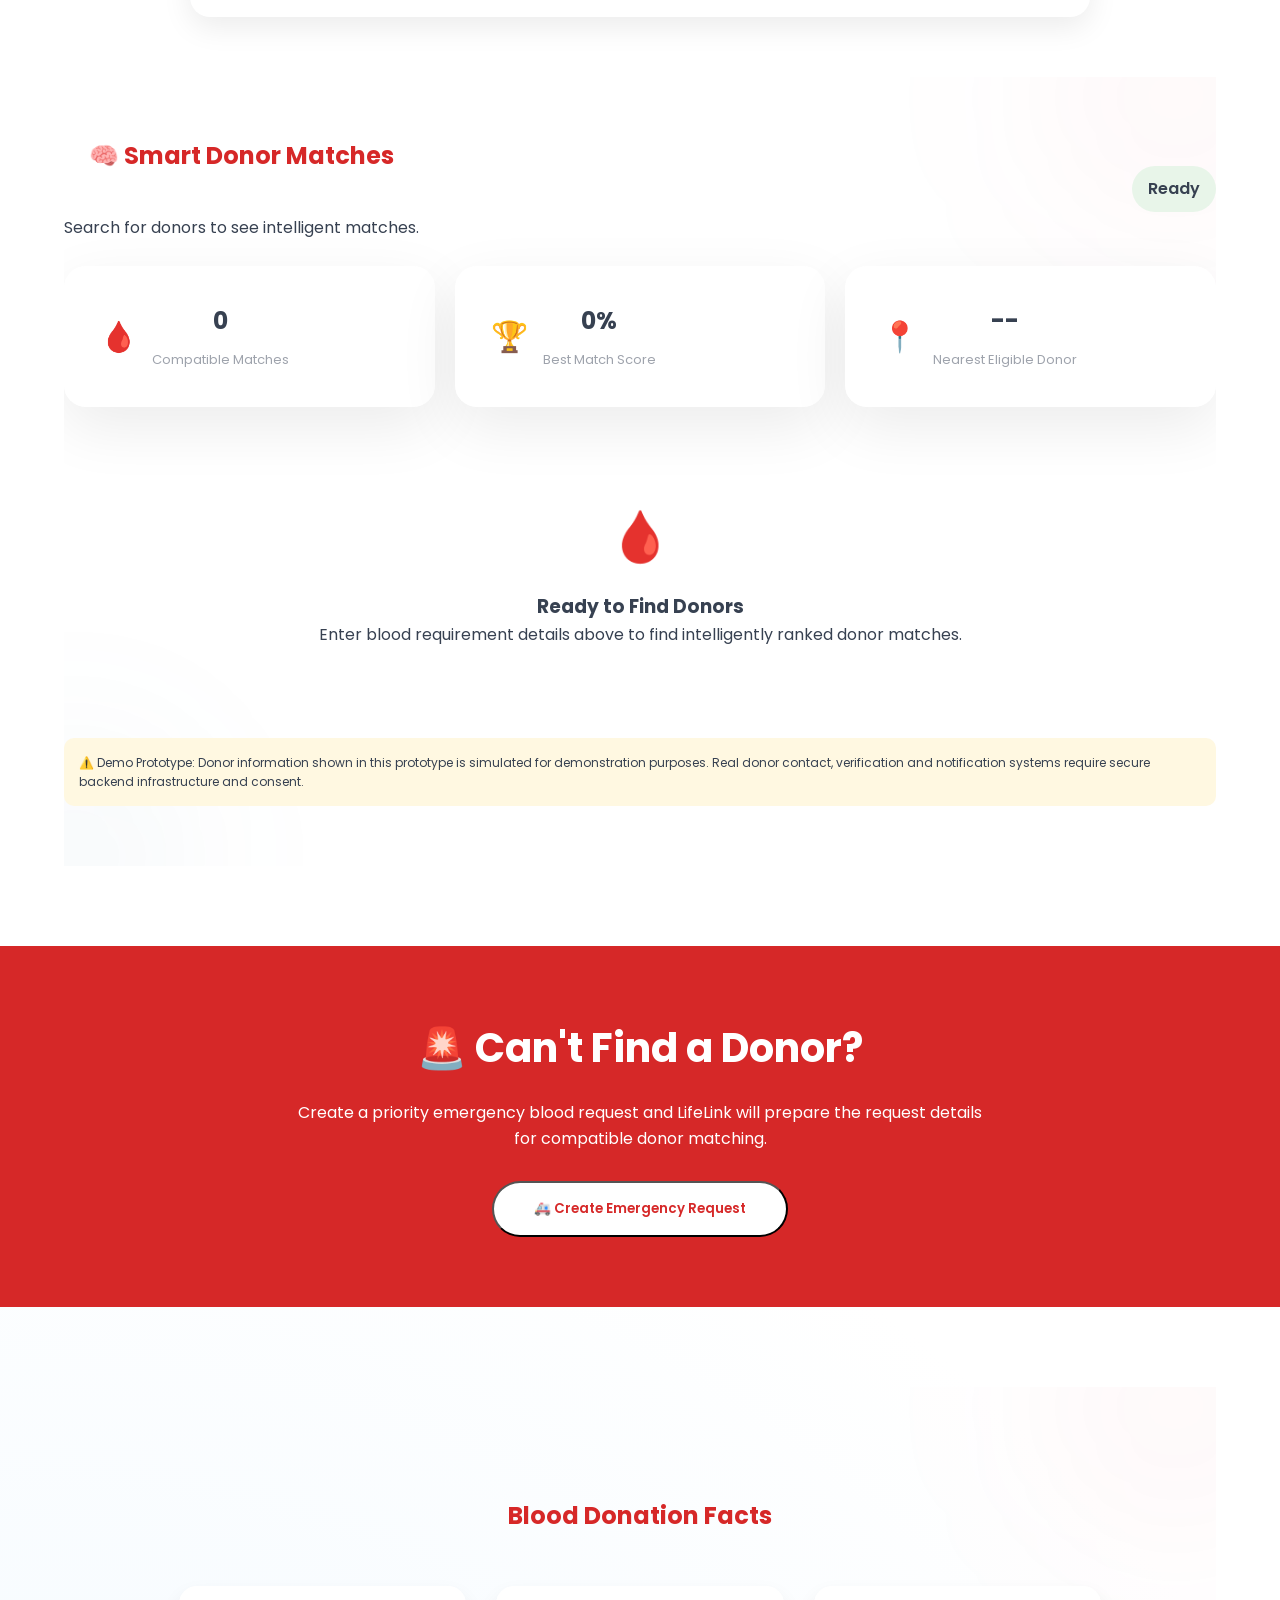
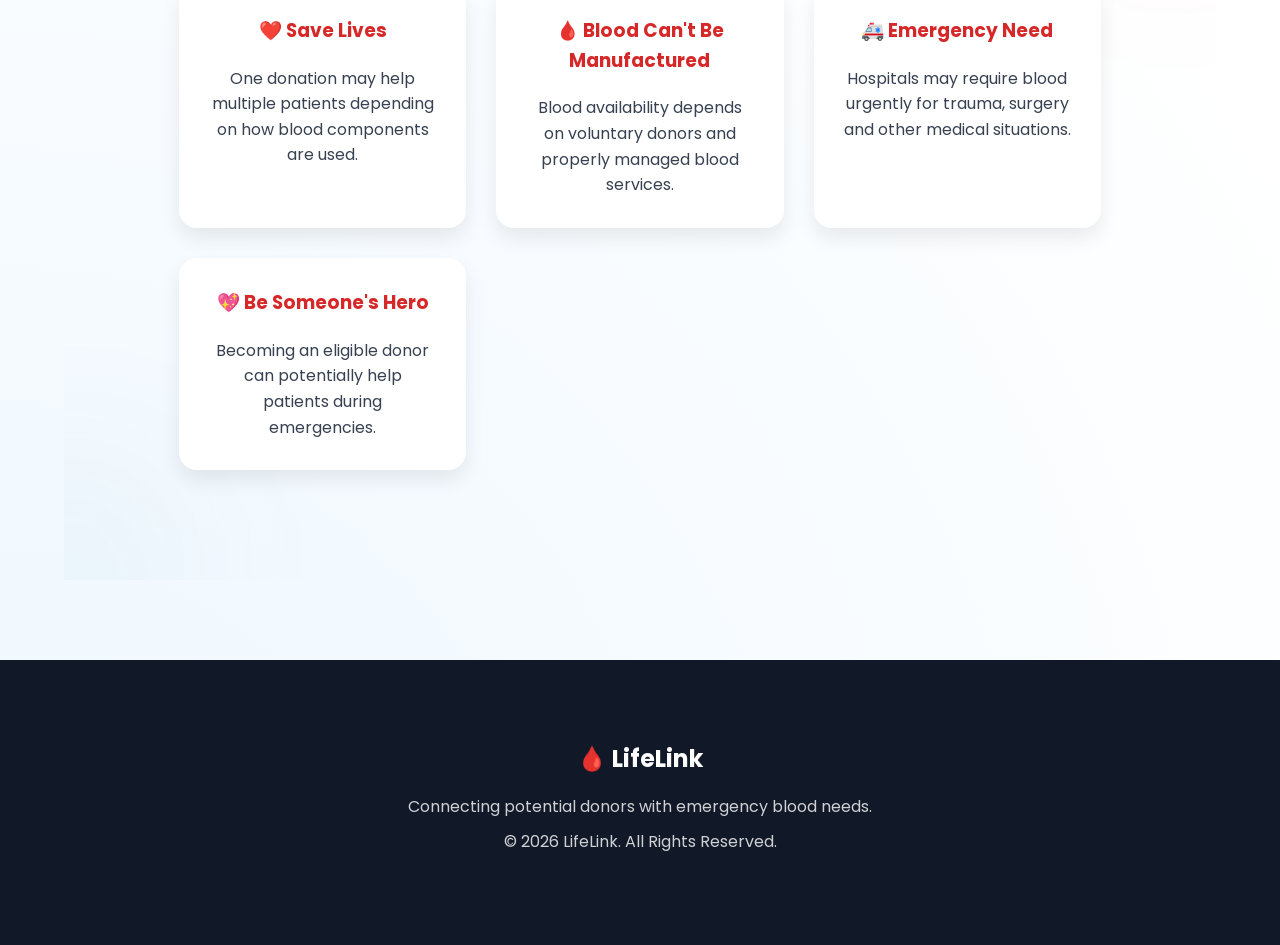
<file: findblood.html>
<!DOCTYPE html>
<html lang="en">

<head>

    <meta charset="UTF-8">
    <meta name="viewport" content="width=device-width, initial-scale=1.0">

    <title>Find Blood | LifeLink</title>

    <link rel="stylesheet" href="findblood.css">
    <link rel="stylesheet" href="style.css">

    <link rel="preconnect" href="https://fonts.googleapis.com">
    <link rel="preconnect" href="https://fonts.gstatic.com" crossorigin>

    <link href="https://fonts.googleapis.com/css2?family=Poppins:wght@300;400;500;600;700&display=swap"
        rel="stylesheet">

</head>


<body>

    <!-- ================= NAVBAR ================= -->

    <header>

        <nav class="navbar">

            <div class="logo">
                🩸 <span>LifeLink</span>
            </div>

            <ul class="nav-links">

                <li><a href="index.html">Home</a></li>

                <li>
                    <a href="findblood.html" class="active">
                        Find Blood
                    </a>
                </li>

                <li>
                    <a href="becadonor.html">
                        Become a Donor
                    </a>
                </li>

                <li>
                    <a href="emergency-request.html">
                        Emergency Request
                    </a>
                </li>

                <li><a href="about.html">About</a></li>

                <li><a href="contact.html">Contact</a></li>

            </ul>

        </nav>

    </header>


    <!-- ================= HERO ================= -->

    <section class="find-hero">

        <div class="hero-content">

            <span class="ai-badge">
                🧠 AI-POWERED SMART MATCHING
            </span>

            <h1>
                Find the Best Blood Donor Match
            </h1>

            <p>
                LifeLink intelligently prioritizes compatible donors
                based on blood compatibility, distance, availability
                and donation eligibility.
            </p>

        </div>

    </section>


    <!-- ================= SMART SEARCH ================= -->

    <section class="search-section">

        <div class="search-heading">

            <h2>🩸 Smart Donor Matching</h2>

            <p>
                Enter the emergency details and LifeLink will rank
                the best potential donor matches.
            </p>

        </div>


        <form class="search-form" id="donorSearchForm">


            <!-- Blood Group -->

            <label for="bloodGroup">
                Blood Group Required *
            </label>

            <select id="bloodGroup" required>

                <option value="">
                    Select Blood Group
                </option>

                <option value="A+">A+</option>
                <option value="A-">A-</option>

                <option value="B+">B+</option>
                <option value="B-">B-</option>

                <option value="AB+">AB+</option>
                <option value="AB-">AB-</option>

                <option value="O+">O+</option>
                <option value="O-">O-</option>

            </select>


            <!-- State -->

            <label for="state">
                State *
            </label>

            <input
                type="text"
                id="state"
                placeholder="Example: Uttar Pradesh"
                required
            >


            <!-- City -->

            <label for="city">
                City *
            </label>

            <input
                type="text"
                id="city"
                placeholder="Example: Ghaziabad"
                required
            >


            <!-- Area -->

            <label for="area">
                Area / Locality
            </label>

            <input
                type="text"
                id="area"
                placeholder="Example: Indirapuram"
            >


            <!-- Search Radius -->

            <label for="radius">
                Search Radius
            </label>

            <select id="radius">

                <option value="5">
                    5 KM
                </option>

                <option value="10" selected>
                    10 KM
                </option>

                <option value="20">
                    20 KM
                </option>

                <option value="50">
                    50 KM
                </option>

            </select>


            <!-- Emergency Priority -->

            <label for="urgency">
                Emergency Priority *
            </label>

            <select id="urgency" required>

                <option value="normal">
                    🟢 Normal
                </option>

                <option value="high">
                    🟠 High Priority
                </option>

                <option value="critical">
                    🔴 Critical Emergency
                </option>

            </select>


            <!-- Required Time -->

            <label for="requiredTime">
                Blood Required Within
            </label>

            <select id="requiredTime">

                <option value="6">
                    Within 6 Hours
                </option>

                <option value="3">
                    Within 3 Hours
                </option>

                <option value="1">
                    Within 1 Hour
                </option>

                <option value="24">
                    Within 24 Hours
                </option>

            </select>


            <button type="submit" class="smart-search-btn">

                🧠 Find Smart Matches

            </button>


        </form>

    </section>


    <!-- ================= MATCHING STATUS ================= -->

    <section
        class="matching-status"
        id="matchingStatus"
        style="display: none;"
    >

        <div class="matching-loader">

            <div class="pulse-circle">
                🩸
            </div>

            <div>

                <h3>
                    LifeLink Smart Matching Engine
                </h3>

                <p id="matchingText">

                    Analyzing compatible donors...

                </p>

            </div>

        </div>

    </section>


    <!-- ================= RESULTS ================= -->

    <section
        class="donors smart-results"
        id="resultsSection"
    >

        <div class="results-header">

            <div>

                <h2>
                    🧠 Smart Donor Matches
                </h2>

                <p id="resultsSummary">

                    Search for donors to see intelligent matches.

                </p>

            </div>

            <div
                class="emergency-status"
                id="emergencyStatus"
            >

                Ready

            </div>

        </div>


        <!-- Match Statistics -->

        <div
            class="match-statistics"
            id="matchStatistics"
        >

            <div class="stat-card">

                <span>🩸</span>

                <div>

                    <strong id="totalMatches">
                        0
                    </strong>

                    <p>Compatible Matches</p>

                </div>

            </div>


            <div class="stat-card">

                <span>🏆</span>

                <div>

                    <strong id="bestScore">
                        0%
                    </strong>

                    <p>Best Match Score</p>

                </div>

            </div>


            <div class="stat-card">

                <span>📍</span>

                <div>

                    <strong id="nearestDistance">
                        --
                    </strong>

                    <p>Nearest Eligible Donor</p>

                </div>

            </div>

        </div>


        <!-- Dynamic Results -->

        <div
            class="donor-container"
            id="donorResults"
        >

            <div class="empty-results">

                <div class="empty-icon">
                    🩸
                </div>

                <h3>
                    Ready to Find Donors
                </h3>

                <p>
                    Enter blood requirement details above to find
                    intelligently ranked donor matches.
                </p>

            </div>

        </div>


        <!-- Demo Disclaimer -->

        <div class="demo-disclaimer">

            ⚠️ Demo Prototype:
            Donor information shown in this prototype is simulated
            for demonstration purposes. Real donor contact,
            verification and notification systems require secure
            backend infrastructure and consent.

        </div>

    </section>


    <!-- ================= EMERGENCY ================= -->

    <section
        class="emergency"
        id="emergency"
    >

        <h2>
            🚨 Can't Find a Donor?
        </h2>

        <p>

            Create a priority emergency blood request and LifeLink
            will prepare the request details for compatible donor matching.

        </p>


        <button
            class="request-btn"
            id="emergencyRequestBtn"
        >

            🚑 Create Emergency Request

        </button>

    </section>


    <!-- ================= EMERGENCY MODAL ================= -->

    <div
        class="emergency-modal"
        id="emergencyModal"
    >

        <div class="modal-content">

            <button
                class="close-modal"
                id="closeModal"
            >

                ×

            </button>


            <div class="modal-icon">
                🚨
            </div>

            <h2>
                Emergency Blood Request Created
            </h2>

            <p id="emergencyMessage">

                Your emergency request is being prepared.

            </p>


            <div class="emergency-details">

                <p>
                    <strong>Blood Group:</strong>

                    <span id="modalBloodGroup">
                        --
                    </span>
                </p>


                <p>
                    <strong>Location:</strong>

                    <span id="modalLocation">
                        --
                    </span>
                </p>


                <p>
                    <strong>Priority:</strong>

                    <span id="modalPriority">
                        --
                    </span>
                </p>

            </div>


            <button
                class="modal-confirm-btn"
                id="closeEmergencyModal"
            >

                Continue

            </button>


            <p class="modal-warning">

                ⚠️ Demo simulation only. No real emergency alerts
                are sent by this prototype.

            </p>

        </div>

    </div>


    <!-- ================= FACTS ================= -->

    <section class="facts">

        <h2>Blood Donation Facts</h2>


        <div class="facts-grid">


            <div class="fact-card">

                <h3>
                    ❤️ Save Lives
                </h3>

                <p>
                    One donation may help multiple patients depending
                    on how blood components are used.
                </p>

            </div>


            <div class="fact-card">

                <h3>
                    🩸 Blood Can't Be Manufactured
                </h3>

                <p>
                    Blood availability depends on voluntary donors
                    and properly managed blood services.
                </p>

            </div>


            <div class="fact-card">

                <h3>
                    🚑 Emergency Need
                </h3>

                <p>
                    Hospitals may require blood urgently for trauma,
                    surgery and other medical situations.
                </p>

            </div>


            <div class="fact-card">

                <h3>
                    💖 Be Someone's Hero
                </h3>

                <p>
                    Becoming an eligible donor can potentially help
                    patients during emergencies.
                </p>

            </div>


        </div>

    </section>


    <!-- ================= FOOTER ================= -->

    <footer>

        <h2>
            🩸 LifeLink
        </h2>

        <p>
            Connecting potential donors with emergency blood needs.
        </p>

        <p>
            © 2026 LifeLink. All Rights Reserved.
        </p>

    </footer>


    <!-- ================= JAVASCRIPT ================= -->

    <script src="donor-matching.js"></script>

</body>

</html>
</file>
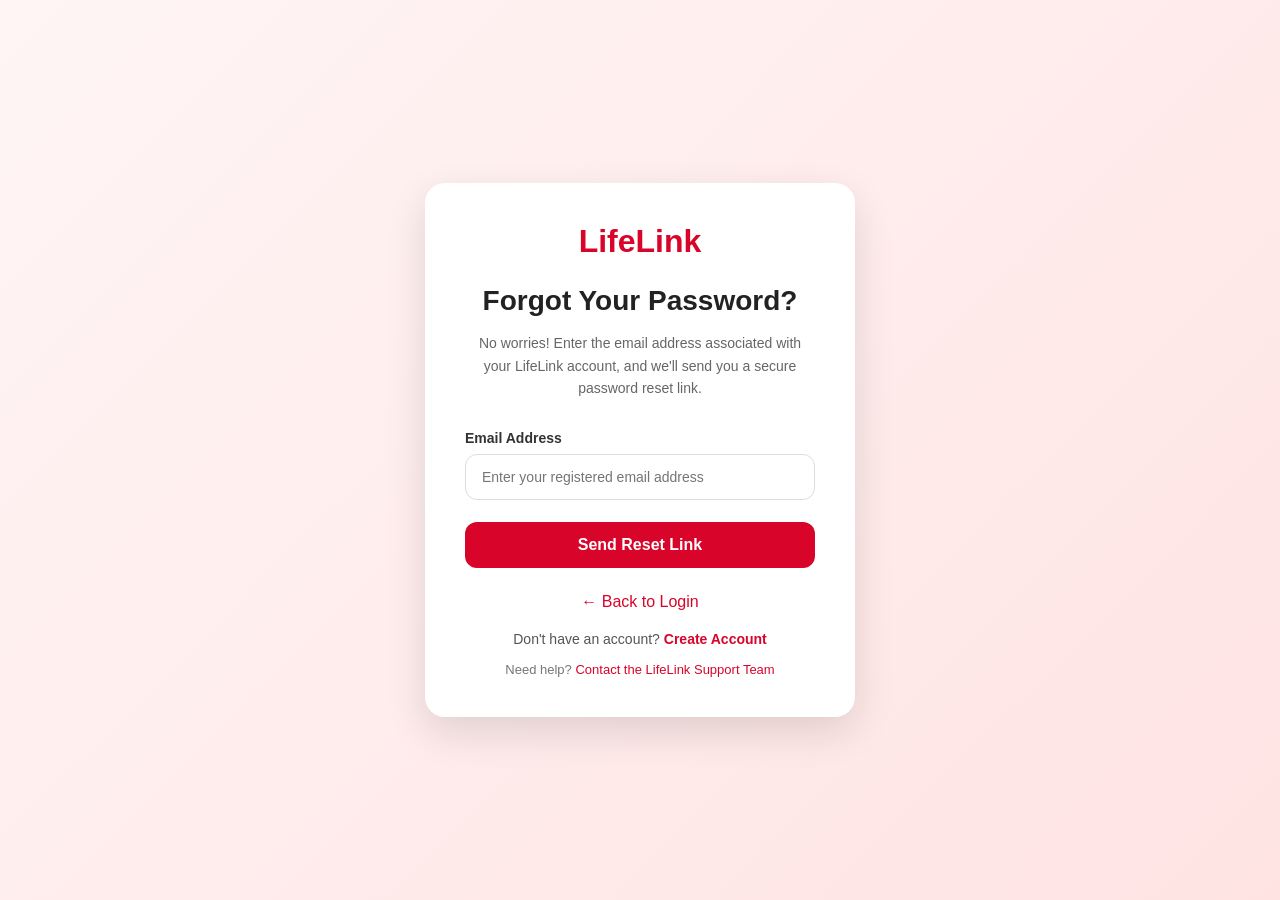
<file: forgot-password.html>
<!DOCTYPE html>
<html lang="en">

<head>
    <meta charset="UTF-8">
    <meta name="viewport" content="width=device-width, initial-scale=1.0">
    <title>Forgot Password | LifeLink</title>

    <link rel="stylesheet" href="forgot-password.css">
   
</head>

<body>

    <section class="forgot-password-container">

        <a href="index.html" class="logo">LifeLink</a>

        <h1>Forgot Your Password?</h1>

        <p class="forgot-description">
            No worries! Enter the email address associated with your LifeLink account,
            and we'll send you a secure password reset link.
        </p>

        <form class="forgot-password-form">

            <label for="email">Email Address</label>

            <input
                type="email"
                id="email"
                name="email"
                placeholder="Enter your registered email address"
                required>

            <button type="submit">
                Send Reset Link
            </button>

        </form>

        <a href="login.html" class="back-login">
            ← Back to Login
        </a>

        <p class="register-text">
            Don't have an account?
            <a href="register.html">Create Account</a>
        </p>

        <p class="support-text">
            Need help?
            <a href="contact.html">Contact the LifeLink Support Team</a>
        </p>

    </section>

</body>

</html>
</file>
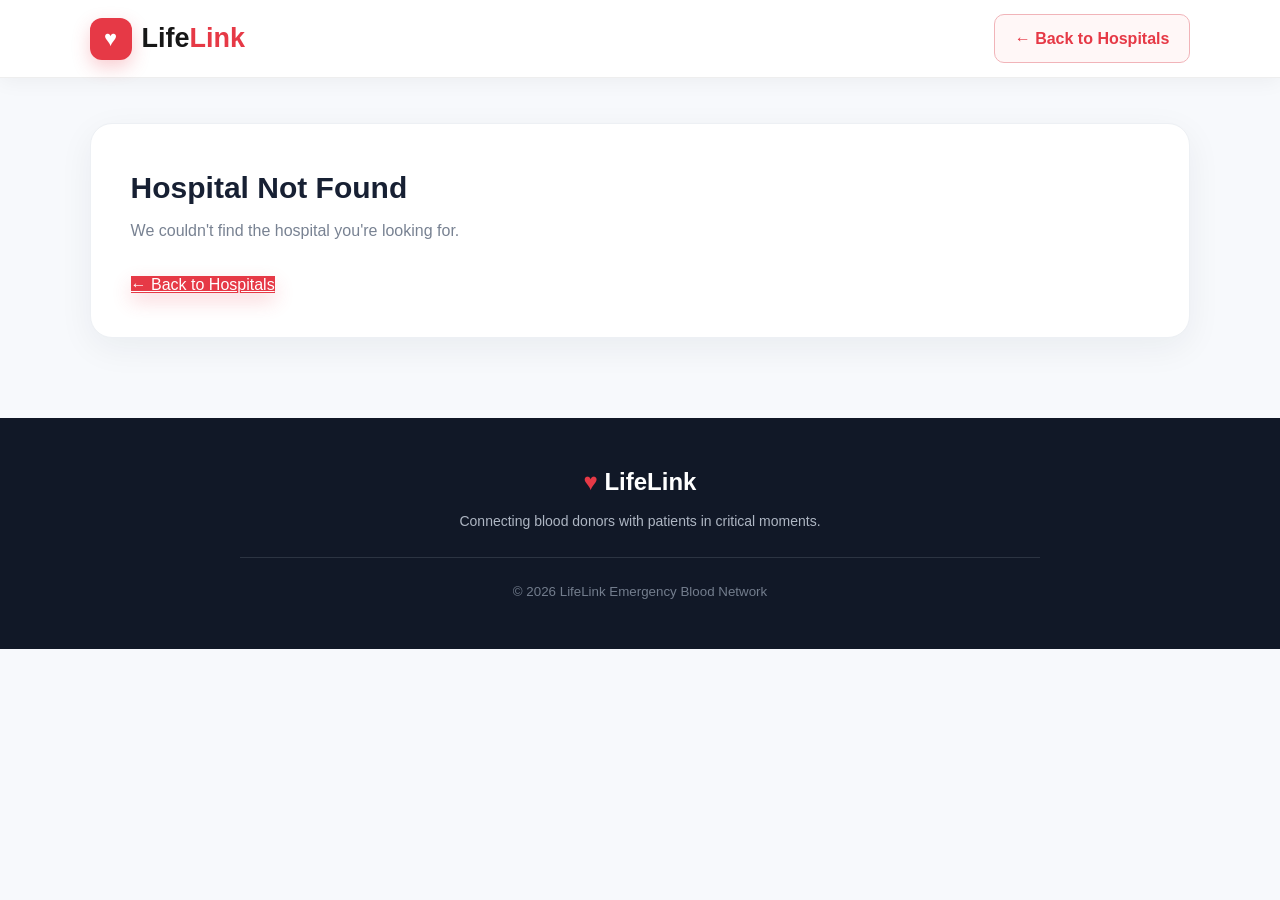
<file: hospital-details.html>
<!DOCTYPE html>
<html lang="en">

<head>
    <meta charset="UTF-8">

    <meta name="viewport"
        content="width=device-width, initial-scale=1.0">

    <title>LifeLink | Hospital Details</title>

    <link rel="stylesheet"
        href="hospital-details.css">
</head>

<body>

    <!-- =========================
         NAVBAR
    ========================== -->

    <header class="details-navbar">

        <div class="brand">
            <span class="brand-icon">♥</span>
            <span>Life<span>Link</span></span>
        </div>

        <a href="hospitals.html"
            class="back-button">

            ← Back to Hospitals

        </a>

    </header>


    <!-- =========================
         MAIN CONTENT
    ========================== -->

    <main id="hospitalDetails">

        <!-- JavaScript will load
             hospital information here -->

        <div class="loading">

            <div class="loader"></div>

            <p>
                Loading hospital information...
            </p>

        </div>

    </main>


    <!-- =========================
         FOOTER
    ========================== -->

    <footer class="details-footer">

        <div class="footer-brand">

            <span>♥</span>

            LifeLink

        </div>

        <p>
            Connecting blood donors with
            patients in critical moments.
        </p>

        <div class="footer-line"></div>

        <small>
            © 2026 LifeLink Emergency Blood Network
        </small>

    </footer>


    <!-- =========================
         JAVASCRIPT
    ========================== -->

    <script src="hospitals.js"></script>

    <script src="hospital-details.js"></script>

</body>

</html>
</file>
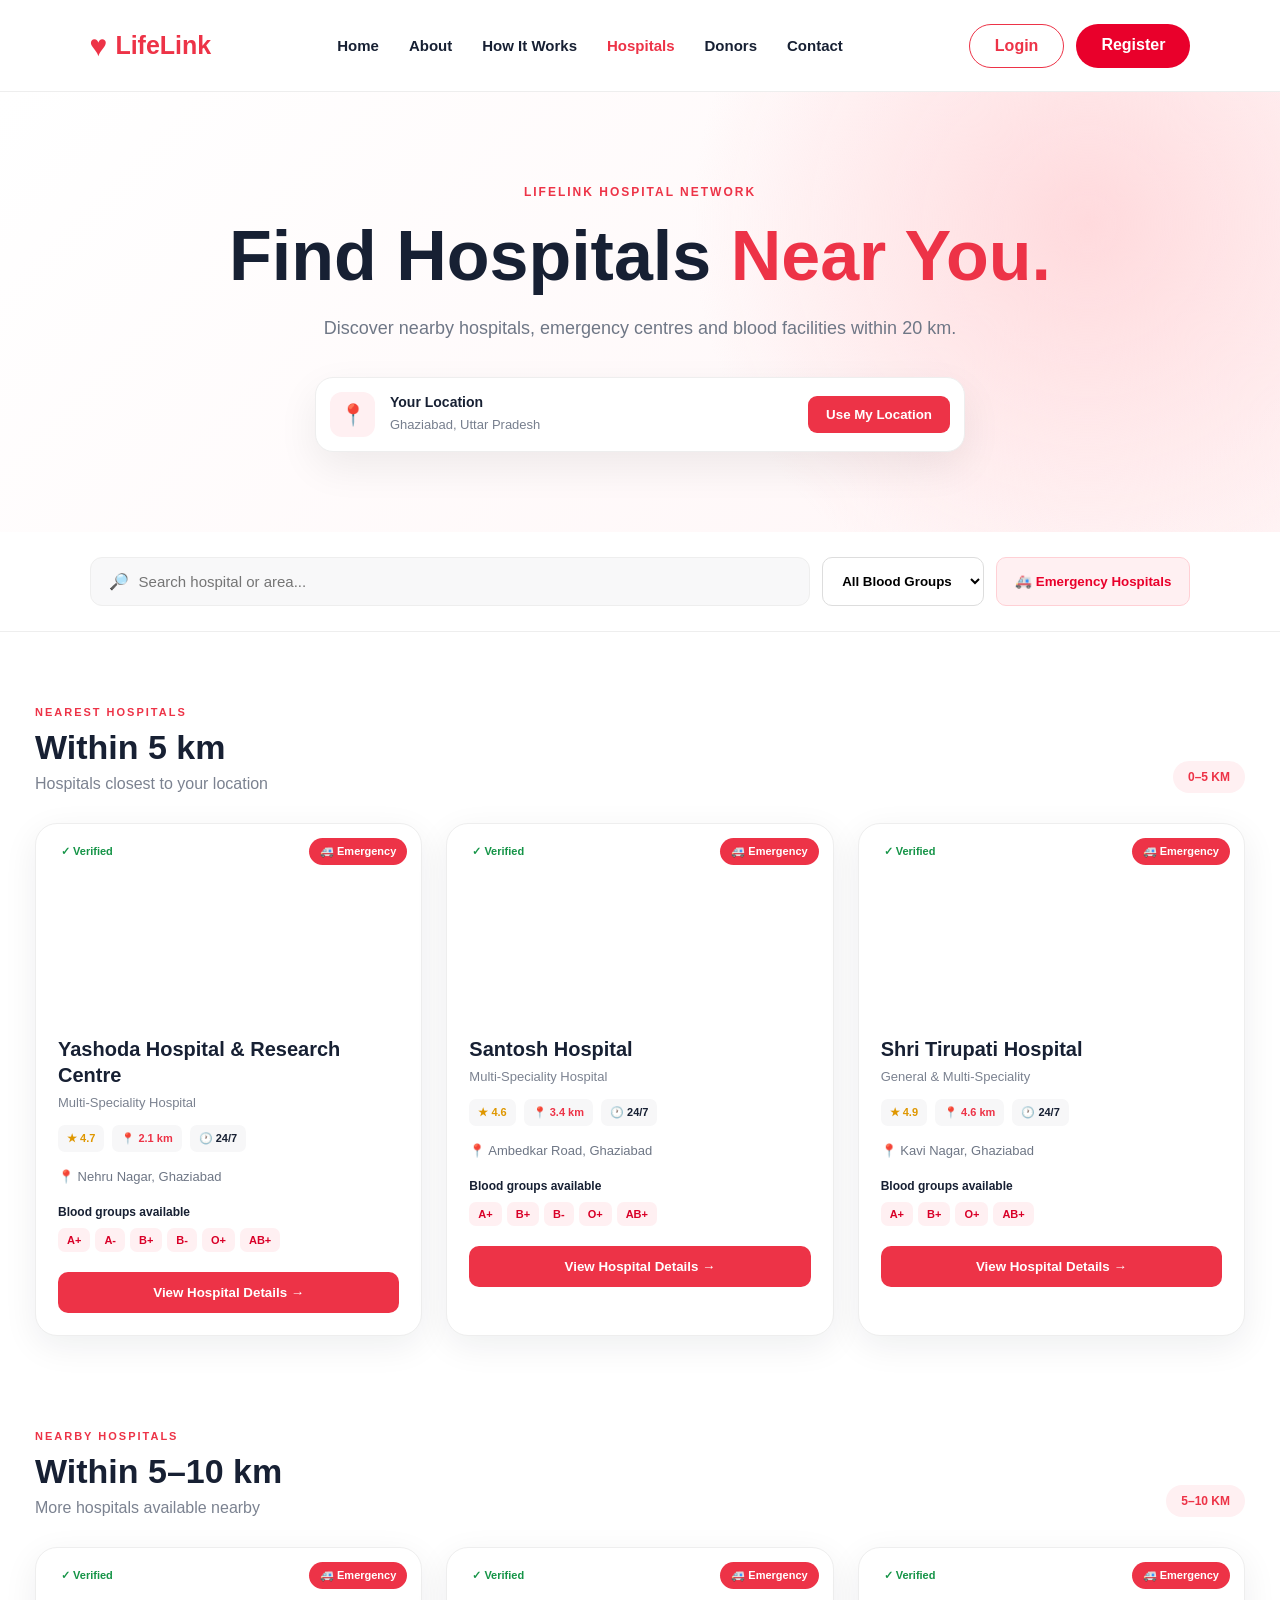
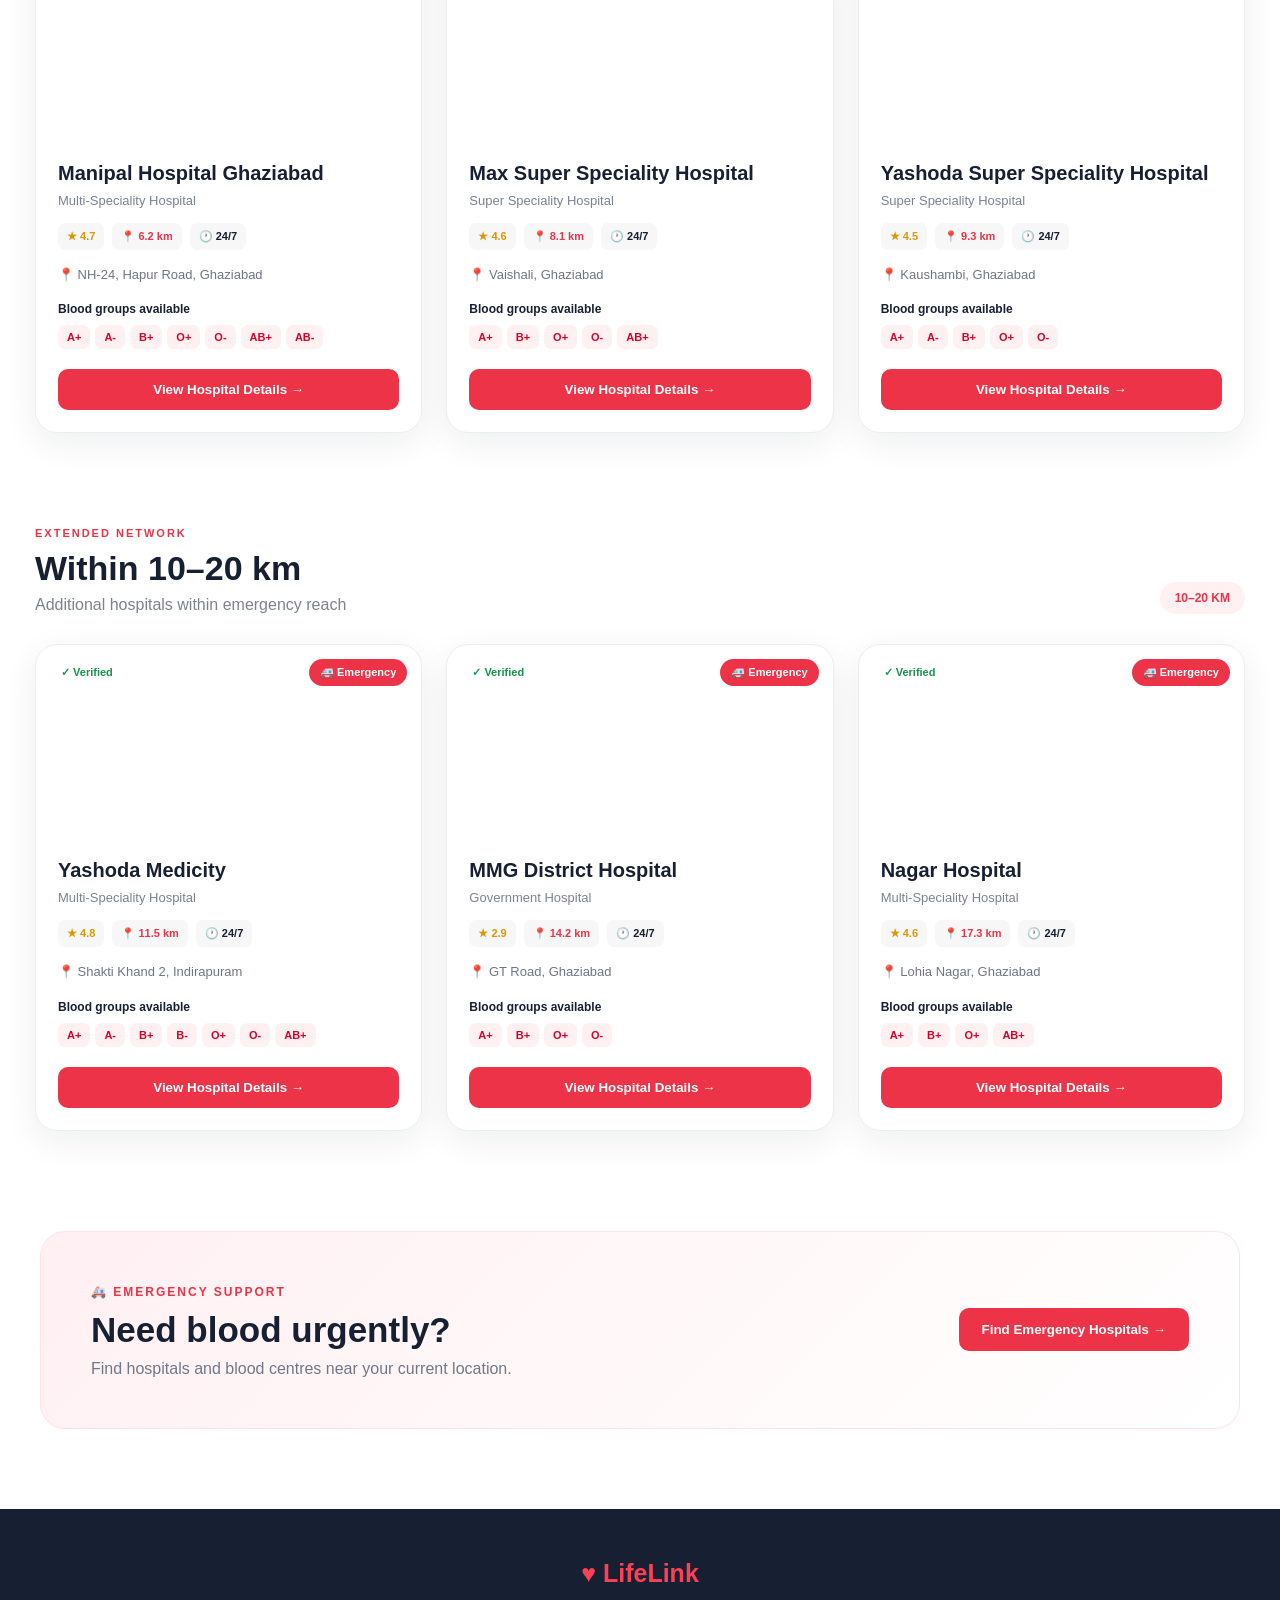
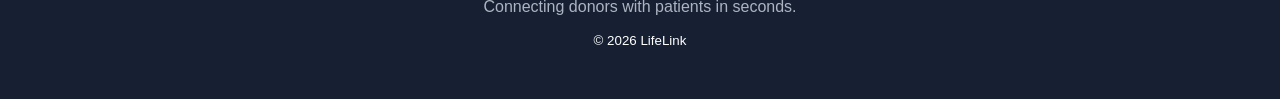
<file: hospitals.html>
<!DOCTYPE html>
<html lang="en">

<head>

    <meta charset="UTF-8">

    <meta name="viewport"
          content="width=device-width, initial-scale=1.0">

    <title>LifeLink | Nearby Hospitals</title>

    <link rel="stylesheet"
          href="hospitals.css">

</head>


<body>


<!-- ================= NAVBAR ================= -->

<header class="navbar">

    <div class="logo">
        <span>♥</span>
        LifeLink
    </div>


    <nav>

        <a href="index.html">Home</a>

        <a href="about.html">About</a>

        <a href="howitwork.html">How It Works</a>

        <a class="active"
           href="hospitals.html">
            Hospitals
        </a>

        <a href="becadonor.html">Donors</a>

        <a href="contact.html">Contact</a>

    </nav>


    <div class="nav-buttons">

        <a href="login.html" class="login">
            Login
        </a>

        <a href="register.html" class="register">
            Register
        </a>

    </div>

</header>



<!-- ================= HERO ================= -->

<section class="hospital-hero">

    <div class="hero-content">

        <span class="eyebrow">
            LIFELINK HOSPITAL NETWORK
        </span>


        <h1>
            Find Hospitals
            <span>Near You.</span>
        </h1>


        <p>
            Discover nearby hospitals, emergency centres
            and blood facilities within 20 km.
        </p>


        <div class="location-box">

            <div class="location-icon">
                📍
            </div>


            <div class="location-info">

                <strong>
                    Your Location
                </strong>

                <p id="locationText">
                    Ghaziabad, Uttar Pradesh
                </p>

            </div>


            <button onclick="detectLocation()">
                Use My Location
            </button>

        </div>

    </div>

</section>



<!-- ================= SEARCH ================= -->

<section class="search-area">

    <div class="search-container">


        <div class="search-box">

            <span>🔎</span>

            <input
                type="text"
                id="searchInput"
                placeholder="Search hospital or area..."
                onkeyup="searchHospitals()"
            >

        </div>


        <select
            id="bloodFilter"
            onchange="searchHospitals()">

            <option value="all">
                All Blood Groups
            </option>

            <option value="A+">A+</option>
            <option value="A-">A-</option>
            <option value="B+">B+</option>
            <option value="B-">B-</option>
            <option value="O+">O+</option>
            <option value="O-">O-</option>
            <option value="AB+">AB+</option>
            <option value="AB-">AB-</option>

        </select>


        <button
            class="emergency-button"
            onclick="showEmergency()">

            🚑 Emergency Hospitals

        </button>

    </div>

</section>



<!-- =====================================================
     0–5 KM
===================================================== -->

<section class="hospital-range">

    <div class="range-heading">

        <div>

            <span>
                NEAREST HOSPITALS
            </span>

            <h2>
                Within 5 km
            </h2>

            <p>
                Hospitals closest to your location
            </p>

        </div>

        <span class="range-badge">
            0–5 KM
        </span>

    </div>


    <div
        class="hospital-grid"
        id="range-5">

    </div>

</section>



<!-- =====================================================
     5–10 KM
===================================================== -->

<section class="hospital-range">

    <div class="range-heading">

        <div>

            <span>
                NEARBY HOSPITALS
            </span>

            <h2>
                Within 5–10 km
            </h2>

            <p>
                More hospitals available nearby
            </p>

        </div>

        <span class="range-badge">
            5–10 KM
        </span>

    </div>


    <div
        class="hospital-grid"
        id="range-10">

    </div>

</section>



<!-- =====================================================
     10–20 KM
===================================================== -->

<section class="hospital-range">

    <div class="range-heading">

        <div>

            <span>
                EXTENDED NETWORK
            </span>

            <h2>
                Within 10–20 km
            </h2>

            <p>
                Additional hospitals within emergency reach
            </p>

        </div>

        <span class="range-badge">
            10–20 KM
        </span>

    </div>


    <div
        class="hospital-grid"
        id="range-20">

    </div>

</section>



<!-- ================= EMERGENCY ================= -->

<section class="emergency-banner">

    <div>

        <span>
            🚑 EMERGENCY SUPPORT
        </span>

        <h2>
            Need blood urgently?
        </h2>

        <p>
            Find hospitals and blood centres near your
            current location.
        </p>

    </div>


    <button onclick="showEmergency()">

        Find Emergency Hospitals →

    </button>

</section>



<!-- ================= FOOTER ================= -->

<footer>

    <div class="footer-logo">
        ♥ LifeLink
    </div>

    <p>
        Connecting donors with patients in seconds.
    </p>

    <small>
        © 2026 LifeLink
    </small>

</footer>


<script src="hospitals.js"></script>

</body>

</html>
</file>
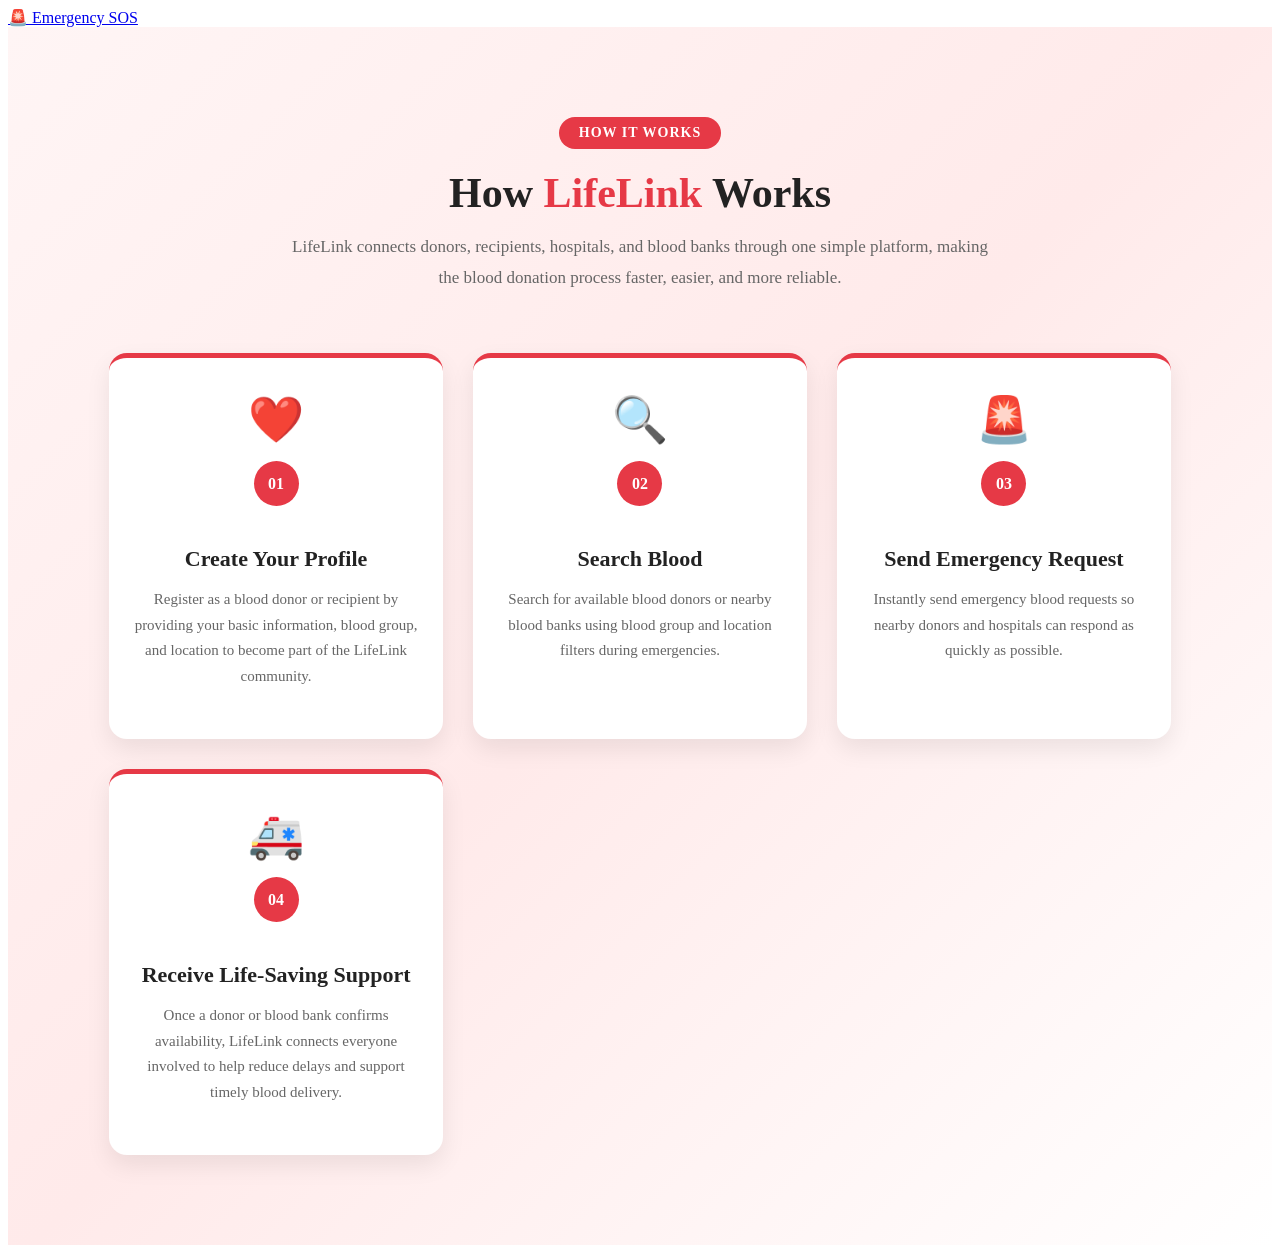
<file: howitwork.html>
<!DOCTYPE html>
<html lang="en">
<head>
    <meta charset="UTF-8">
    <meta name="viewport" content="width=device-width, initial-scale=1.0">
    <title>How it Work || LifeLink</title>
</head>
<link rel="stylesheet" href="howitwork.css">
<body>

    <a href="sos.html" class="sos-link">
    🚨 Emergency SOS
</a>

    <!-- ================= HOW IT WORKS SECTION ================= -->

<section class="how-it-works" id="how-it-works">

    <section class="section-heading">
        <span class="small-title">HOW IT WORKS</span>
        <h2>How <span>LifeLink</span> Works</h2>
        <p>
            LifeLink connects donors, recipients, hospitals, and blood banks
            through one simple platform, making the blood donation process
            faster, easier, and more reliable.
        </p>
    </section>

    <section class="steps-container">

        <!-- STEP 1 -->
        <section class="step-card">

            <section class="step-icon">
                ❤️
            </section>

            <section class="step-number">
                01
            </section>

            <h3>Create Your Profile</h3>

            <p>
                Register as a blood donor or recipient by providing your basic
                information, blood group, and location to become part of the
                LifeLink community.
            </p>

        </section>

        <!-- STEP 2 -->
        <section class="step-card">

            <section class="step-icon">
                🔍
            </section>

            <section class="step-number">
                02
            </section>

            <h3>Search Blood</h3>

            <p>
                Search for available blood donors or nearby blood banks using
                blood group and location filters during emergencies.
            </p>

        </section>

        <!-- STEP 3 -->
        <section class="step-card">

            <section class="step-icon">
                🚨
            </section>

            <section class="step-number">
                03
            </section>

            <h3>Send Emergency Request</h3>

            <p>
                Instantly send emergency blood requests so nearby donors and
                hospitals can respond as quickly as possible.
            </p>

        </section>

        <!-- STEP 4 -->
        <section class="step-card">

            <section class="step-icon">
                🚑
            </section>

            <section class="step-number">
                04
            </section>

            <h3>Receive Life-Saving Support</h3>

            <p>
                Once a donor or blood bank confirms availability, LifeLink
                connects everyone involved to help reduce delays and support
                timely blood delivery.
            </p>

        </section>

    </section>

</section>

<!-- ================= END HOW IT WORKS ================= -->
    
</body>
</html>
</file>
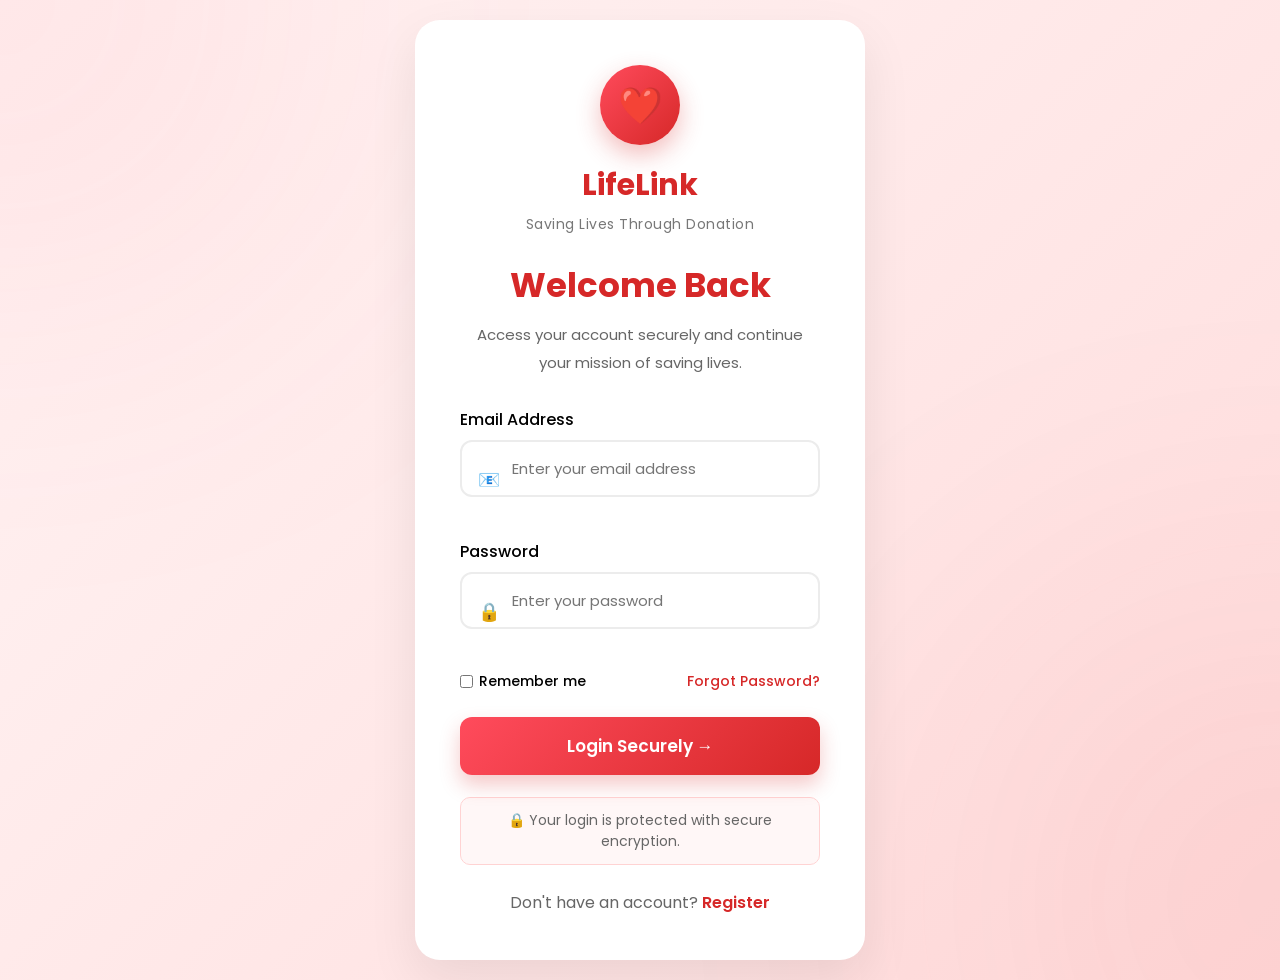
<file: login.html>
<!DOCTYPE html>
<html lang="en">

<head>
    <meta charset="UTF-8">
    <meta name="viewport" content="width=device-width, initial-scale=1.0">

    <title>Login | LifeLink</title>

    <link rel="stylesheet" href="login.css">
</head>

<body>



  



<div class="ecg-container">

    <svg viewBox="0 0 1000 120">

        <path class="ecg-line"
            d="M0 60
               L120 60
               L170 60
               L190 40
               L210 90
               L240 10
               L270 110
               L310 60
               L1000 60"/>

    </svg>

</div>







    <section class="login-box">


        <div class="login-logo">

    <div class="logo-circle">

        ❤️

    </div>

    <h2>LifeLink</h2>

    <span>Saving Lives Through Donation</span>

</div>

  <h1 class="welcome">

Welcome Back

</h1>

       <p class="subtitle">

Access your account securely and continue your mission of saving lives.

</p>

        <form>
<label>Email Address</label>

<div class="input-box">

    <span class="input-icon">📧</span>

    <input
        type="email"
        placeholder="Enter your email address"
        required>

</div>

         <label>Password</label>

<div class="input-box">

    <span class="input-icon">🔒</span>

    <input
        type="password"
        placeholder="Enter your password"
        required>

</div>

            <div class="options">

                <label>
                    <input type="checkbox">
                    Remember me
                </label>

                <a href="forgot-password.html">
                    Forgot Password?
                </a>

            </div>
<button class="login-btn" type="submit">

Login Securely →

</button>
        </form>

        <div class="security-badge">

    🔒 Your login is protected with secure encryption.

</div>

        <div class="register">

            Don't have an account?

            <a href="register.html">
                Register
            </a>

        </div>

    </section>

</body>

</html>
</file>
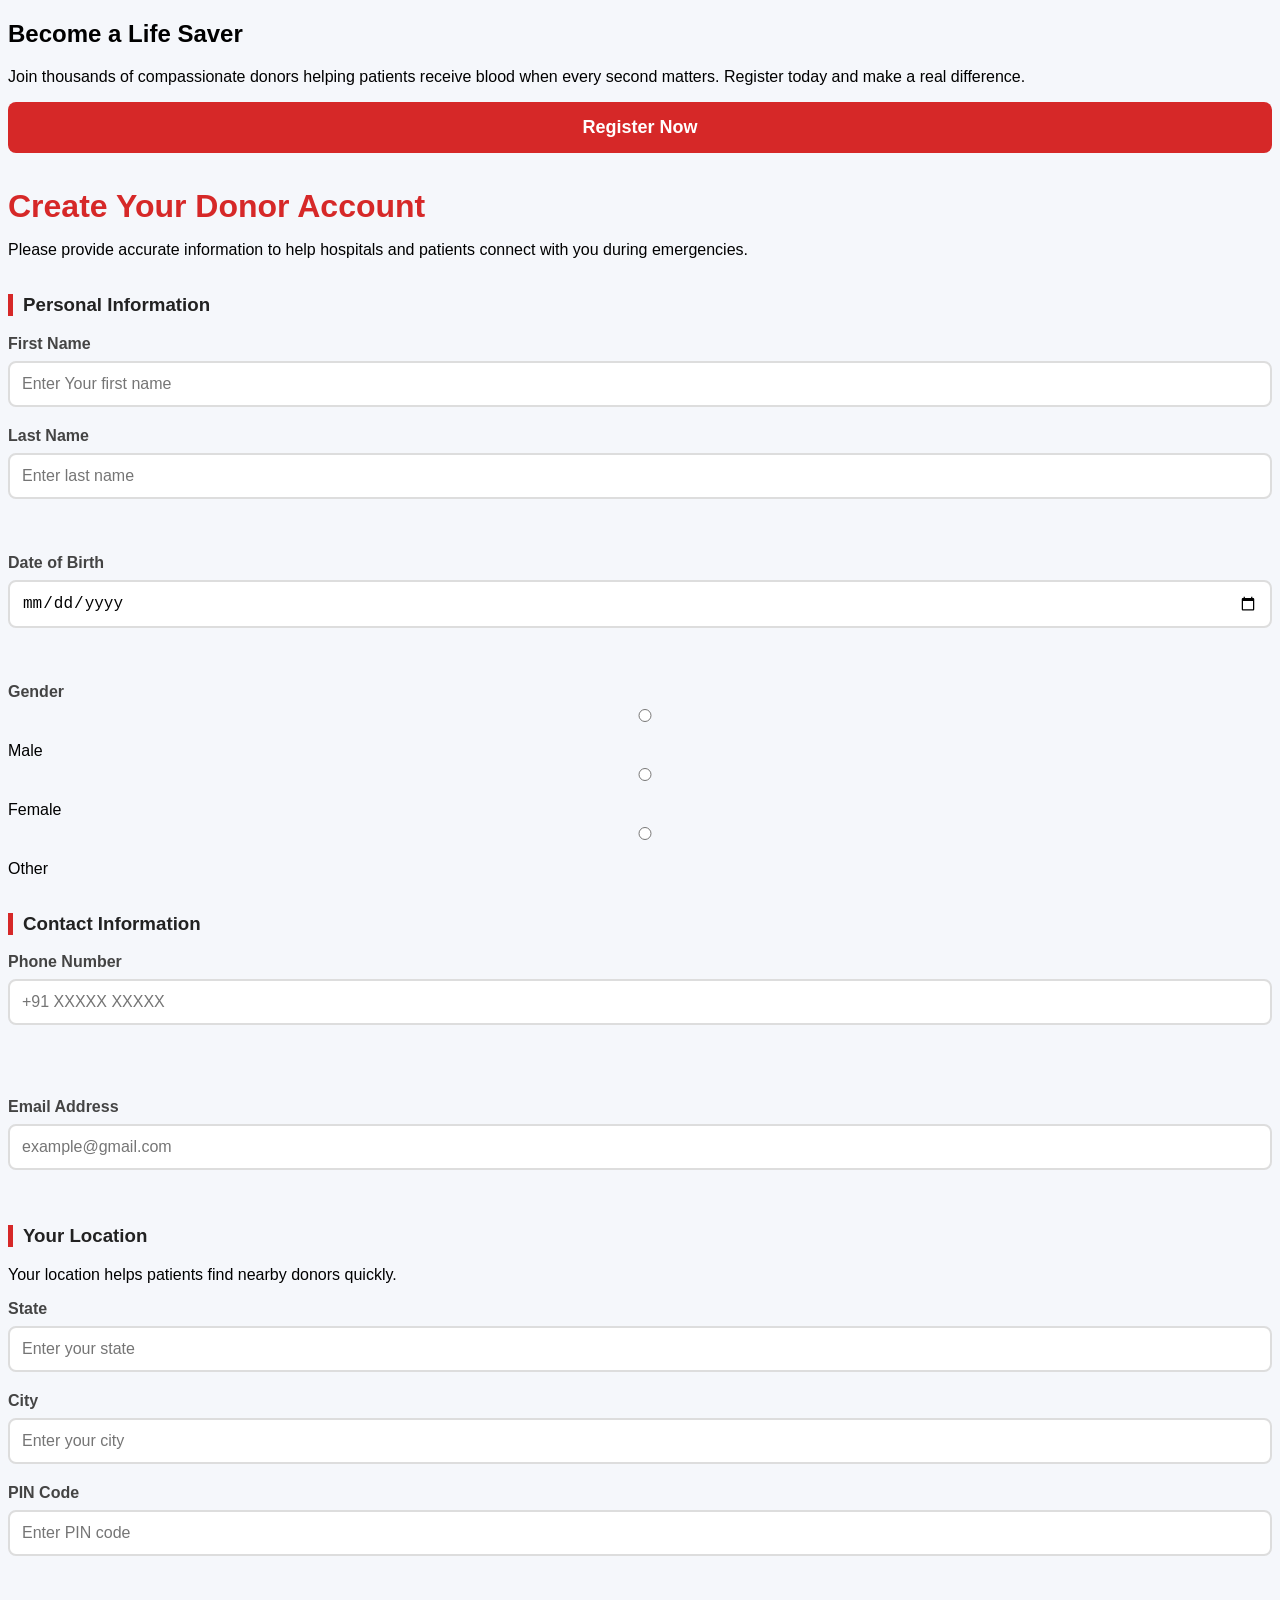
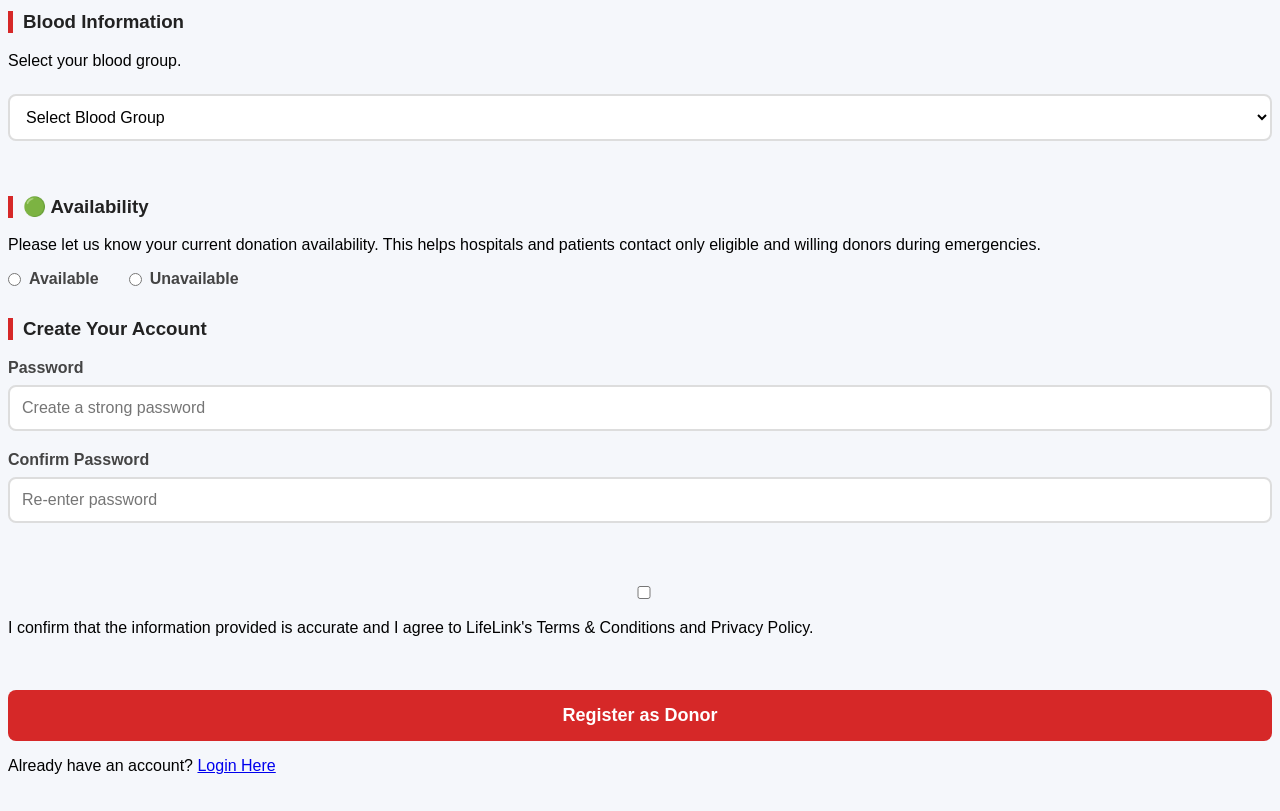
<file: register.html>
<!DOCTYPE html>
<html lang="en">

<head>
    <meta charset="UTF-8">
    <meta name="viewport" content="width=device-width, initial-scale=1.0">
    <title>Register as a Blood Donor|| Lifelink</title>
    <link rel="stylesheet" href="index.html">
    <link rel="stylesheet" href="register.css">
</head>

<body>
    <section class="hero">
        <h1>Become a Life Saver</h1>

        <p>
            Join thousands of compassionate donors helping patients receive blood
            when every second matters. Register today and make a real difference.
        </p>

        <button>Register Now</button>
    </section>

    <section>
        <h2>Create Your Donor Account</h2>
        <p>
            Please provide accurate information to help hospitals and patients
            connect with you during emergencies.
        </p>
    </section>


    <section>
        <h3>Personal Information</h3>
        <label for="firstname">First Name</label>
        <input type="text" id="firstname" placeholder="Enter Your first name" required>

        <label for="lastname"> Last Name </label>
        <input type="text" id="lastname" placeholder="Enter last name" required>
        <br>
    </section>
    <section>
        <label for="dob">Date of Birth </label>
        <input type="date" id="dob" placeholder="Enter your DOB" required>
        <br>
    </section>

    <section>

        <label for="Gender">Gender</label>
        <input type="radio">Male
        <input type="radio">Female
        <input type="radio">Other
        <br>
    </section>
    <h3>Contact Information</h3>
    <section>
        <label for="Phone Number">Phone Number</label>
        <input type="tel" id="Phone Number" placeholder="+91 XXXXX XXXXX" required>
    </section>
    <br>
    <section>
        <label for="Email Address">Email Address</label>
        <input type="email" id="Email Address" placeholder="example@gmail.com">
    </section>

    <section>
        <h3>Your Location</h3>

        <p>
            Your location helps patients find nearby donors quickly.
        </p>
        <label>State</label>

        <input type="text" placeholder="Enter your state">
        <label>City</label>

        <input type="text" placeholder="Enter your city">
        <label>PIN Code</label>

        <input type="number" placeholder="Enter PIN code">
    </section>
    <section>
        <h3>Blood Information</h3>

        <p>Select your blood group.</p>
        <select>

            <option>Select Blood Group</option>

            <option>A+</option>

            <option>A-</option>

            <option>B+</option>

            <option>B-</option>

            <option>AB+</option>

            <option>AB-</option>

            <option>O+</option>

            <option>O-</option>
        </select>
    </section>

    <h3>🟢 Availability</h3>

    <p>
        Please let us know your current donation availability. This helps hospitals and patients contact only eligible
        and willing donors during emergencies.
    </p>
    <div class="radio-group">





        <label>
            <input type="radio" name="status">
            Available
        </label>

        <label>
            <input type="radio" name="status">
            Unavailable
        </label>

    </div>


    <section>
        <h3>Create Your Account</h3>
        <label>Password</label>

        <input type="password" placeholder="Create a strong password">
        <label>Confirm Password</label>

        <input type="password" placeholder="Re-enter password">
        <br>
    </section>
    <section> <input type="checkbox">

        I confirm that the information provided is accurate and I agree to
        LifeLink's Terms & Conditions and Privacy Policy.</section>
    <br>
    <section>
        <button>
            Register as Donor
        </button>
        <p>
            Already have an account?
            <a href="login.html">Login Here</a>
        </p>
    </section>

</body>

</html>
</file>
<file: style.css>
/* ===========================================================
   LifeLink - Premium Landing Page
   Author : Vansh Choudhary
   Version: 1.0
===========================================================*/

@import url('https://fonts.googleapis.com/css2?family=Poppins:wght@300;400;500;600;700;800&display=swap');

:root{

    --primary:#E63946;
    --primary-dark:#C1121F;
    --secondary:#457B9D;
    --accent:#FFB703;

    --dark:#111827;
    --dark-2:#1F2937;

    --light:#FFFFFF;
    --light-gray:#F8FAFC;
    --border:#E5E7EB;

    --text:#374151;
    --text-light:#6B7280;

    --radius:18px;

    --shadow:
    0 20px 60px rgba(0,0,0,.08);

    --transition:.35s ease;

}







*{
    margin:0;
    padding:0;
    box-sizing:border-box;
}

html{
    scroll-behavior:smooth;
}

body{

    font-family:'Poppins',sans-serif;
    background:var(--light);
    color:var(--text);
    overflow-x:hidden;
}

body::before{

    content:"";

    position:fixed;

    top:-200px;
    right:-200px;

    width:500px;
    height:500px;

    border-radius:50%;

    background:rgba(230,57,70,.08);

    filter:blur(120px);

    z-index:-2;
}

body::after{

    content:"";

    position:fixed;

    left:-150px;
    bottom:-150px;

    width:450px;
    height:450px;

    border-radius:50%;

    background:rgba(69,123,157,.08);

    filter:blur(120px);

    z-index:-2;

}

img{

    width:100%;
    display:block;

}

a{

    text-decoration:none;
    color:inherit;

}

section{

    padding:110px 9%;

}

.section-heading{

    text-align:center;

    margin-bottom:70px;

}

.section-heading h2{

    font-size:2.8rem;

    color:var(--dark);

    margin-top:10px;

}

.section-heading p{

    color:var(--text-light);

    max-width:720px;

    margin:15px auto;

    line-height:1.8;

}

.tag{

    display:inline-block;

    padding:8px 18px;

    background:#FDECEC;

    color:var(--primary);

    border-radius:50px;

    font-weight:600;

    font-size:.9rem;

}



/* ==========================
NAVBAR
===========================*/

header{

    position:fixed;

    width:100%;

    top:0;

    left:0;

    z-index:999;

    backdrop-filter:blur(18px);

    background:rgba(255,255,255,.82);

    border-bottom:1px solid rgba(0,0,0,.05);

}

.navbar{

    display:flex;

    justify-content:space-between;

    align-items:center;

    padding:18px 9%;

}

.logo{

    display:flex;

    align-items:center;

    gap:10px;

    font-size:1.6rem;

    font-weight:700;

    color:var(--primary);

}

.logo i{

    font-size:1.9rem;

}

.nav-links{

    display:flex;

    gap:35px;

    list-style:none;

}

.nav-links a{

    font-weight:500;

    color:var(--dark);

    position:relative;

    transition:.3s;

}

.nav-links a::after{

    content:"";

    position:absolute;

    width:0;

    left:0;

    bottom:-8px;

    height:2px;

    background:var(--primary);

    transition:.3s;

}

.nav-links a:hover::after{

    width:100%;

}

.nav-links a:hover{

    color:var(--primary);

}

.nav-buttons{

    display:flex;

    gap:15px;

}

.login-btn{

    padding:12px 28px;

    border-radius:50px;

    border:1px solid var(--border);

    background:white;

    cursor:pointer;

    transition:var(--transition);

    font-weight:600;

}

.login-btn:hover{

    transform:translateY(-2px);

    box-shadow:var(--shadow);

}

.register-btn{

    padding:12px 30px;

    border:none;

    cursor:pointer;

    border-radius:50px;

    color:white;

    font-weight:600;

    background:linear-gradient(135deg,var(--primary),var(--primary-dark));

    transition:.3s;

}

.register-btn:hover{

    transform:translateY(-3px);

    box-shadow:0 15px 35px rgba(230,57,70,.35);

}



/* ==========================
HERO
===========================*/

.hero{

    min-height:100vh;

    display:grid;

    grid-template-columns:repeat(2,1fr);

    align-items:center;

    gap:70px;

}

.hero-left h1{

    font-size:4rem;

    line-height:1.15;

    color:var(--dark);

}

.hero-left h1 span{

    color:var(--primary);

}

.hero-left p{

    margin:30px 0;

    font-size:1.1rem;

    line-height:1.9;

    color:var(--text-light);

}

.hero-buttons{

    display:flex;

    gap:20px;

    margin-top:40px;

}

.primary-btn{

    background:linear-gradient(135deg,#E63946,#C1121F);

    color:white;

    border:none;

    padding:18px 38px;

    border-radius:50px;

    font-size:1rem;

    cursor:pointer;

    font-weight:600;

    transition:.35s;

}

.primary-btn:hover{

    transform:translateY(-5px);

    box-shadow:0 20px 40px rgba(230,57,70,.4);

}

.secondary-btn{

    padding:18px 38px;

    border-radius:50px;

    border:1px solid var(--border);

    background:white;

    font-weight:600;

    cursor:pointer;

    transition:.35s;

}

.secondary-btn:hover{

    transform:translateY(-5px);

    box-shadow:var(--shadow);

}

.hero-right{

    position:relative;

}

.hero-right img{

    width:95%;

    animation:float 5s ease infinite;

}



/* Floating Card */

.hero-card{

    position:absolute;

    bottom:40px;

    left:-30px;

    background:white;

    padding:20px;

    width:250px;

    border-radius:18px;

    box-shadow:var(--shadow);

}

.hero-card h4{

    margin-bottom:10px;

    color:var(--dark);

}

.hero-card p{

    font-size:.9rem;

    color:var(--text-light);

}



/* ==========================
STATS
===========================*/

.stats{

    display:grid;

    grid-template-columns:repeat(4,1fr);

    gap:30px;

    margin-top:-60px;

}

.stat-card{

    background:white;

    padding:35px;

    border-radius:20px;

    text-align:center;

    box-shadow:var(--shadow);

    transition:.35s;

}

.stat-card:hover{

    transform:translateY(-8px);

}

.stat-card h2{

    color:var(--primary);

    font-size:2.2rem;

}

.stat-card p{

    margin-top:10px;

    color:var(--text-light);

}

/* Animation */

@keyframes float{

0%{

transform:translateY(0px);

}

50%{

transform:translateY(-18px);

}

100%{

transform:translateY(0px);

}

}


/* ======================================================
                RESPONSIVE DESIGN
====================================================== */

@media (max-width:1200px){

section{
padding:90px 6%;
}

.navbar{
padding:18px 6%;
}

.hero{
gap:40px;
}

.hero-left h1{
font-size:3.4rem;
}

}

@media (max-width:992px){

.hero{

display:flex;
flex-direction:column-reverse;
text-align:center;
padding-top:120px;

}

.hero-left{

width:100%;

}

.hero-right{

width:100%;
display:flex;
justify-content:center;

}

.hero-right img{

max-width:500px;
width:100%;

}

.hero-buttons{

justify-content:center;
flex-wrap:wrap;

}

.stats{

grid-template-columns:repeat(2,1fr);

}

.feature-grid{

grid-template-columns:repeat(2,1fr);

}

.why-grid{

grid-template-columns:repeat(2,1fr);

}

.steps{

grid-template-columns:1fr;

}

.value-container{

grid-template-columns:repeat(2,1fr);

}

.mission{

display:flex;
flex-direction:column;

}

.mission img{

max-width:500px;
margin:auto;

}

}

@media (max-width:768px){

.navbar{

padding:18px 20px;

}

.nav-links{

display:none;

}

.nav-buttons{

display:none;

}

.logo{

font-size:1.4rem;

}

.hero{

padding-top:100px;

}

.hero-left h1{

font-size:2.6rem;
line-height:1.2;

}

.hero-left p{

font-size:1rem;

}

.hero-buttons{

flex-direction:column;
align-items:center;

}

.primary-btn,
.secondary-btn{

width:260px;

}

.stats{

grid-template-columns:1fr;

gap:20px;

}

.feature-grid{

grid-template-columns:1fr;

}

.why-grid{

grid-template-columns:1fr;

}

.value-container{

grid-template-columns:1fr;

}

.section-heading h2{

font-size:2rem;

}

.cta{

text-align:center;

}

.cta-buttons{

display:flex;
flex-direction:column;
align-items:center;
gap:20px;

}

footer{

text-align:center;

}

.footer-container{

display:flex;
flex-direction:column;
gap:40px;

}

}

@media (max-width:480px){

section{

padding:70px 18px;

}

.hero-left h1{

font-size:2.1rem;

}

.hero-left p{

font-size:.95rem;

}

.hero-right img{

max-width:320px;

}

.primary-btn,
.secondary-btn{

width:100%;

}

.logo{

font-size:1.2rem;

}

.stat-card{

padding:25px;

}

.feature-card{

padding:25px;

}

.why-card{

padding:25px;

}

.value-box{

padding:25px;

}

}


/* ==========================================================
   LIFELINK PREMIUM UI ADD-ON
   Paste at the END of style.css
========================================================== */

/* Smooth scrolling */
html{
scroll-behavior:smooth;
}

/* Better background */

body{

background:
radial-gradient(circle at top right,#ffe8ea 0%,transparent 35%),
radial-gradient(circle at bottom left,#edf7ff 0%,transparent 35%),
#ffffff;

}


/* Better section spacing */

section{

position:relative;
overflow:hidden;

}


/* Floating gradient circles */

section::before{

content:"";

position:absolute;

width:280px;
height:280px;

background:rgba(230,57,70,.04);

border-radius:50%;

filter:blur(90px);

top:-120px;
right:-100px;

z-index:-1;

}

section::after{

content:"";

position:absolute;

width:220px;
height:220px;

background:rgba(69,123,157,.05);

border-radius:50%;

bottom:-100px;
left:-100px;

filter:blur(80px);

z-index:-1;

}



/* Navbar Upgrade */

header{

box-shadow:
0 8px 40px rgba(0,0,0,.05);

backdrop-filter:blur(20px);

transition:.4s;

}

.navbar{

max-width:1450px;

margin:auto;

}


/* Navigation Hover */

.nav-links a{

transition:.35s;

}

.nav-links a:hover{

transform:translateY(-2px);

}



/* Logo Animation */

.logo{

transition:.35s;

}

.logo:hover{

transform:scale(1.04);

}



/* Premium Buttons */

.primary-btn,
.register-btn{

position:relative;

overflow:hidden;

}

.primary-btn::before,
.register-btn::before{

content:"";

position:absolute;

top:0;
left:-120%;

width:100%;
height:100%;

background:
rgba(255,255,255,.25);

transform:skewX(-30deg);

transition:.7s;

}

.primary-btn:hover::before,
.register-btn:hover::before{

left:120%;

}

.primary-btn:hover,
.register-btn:hover{

transform:
translateY(-5px)
scale(1.02);

}



/* Hero */

.hero{

min-height:100vh;

align-items:center;

}

.hero-left{

animation:fadeLeft 1s ease;

}

.hero-right{

display:flex;

justify-content:center;

align-items:center;

animation:fadeRight 1.2s ease;

}



/* HERO IMAGE FIX */

.hero-right img{

display:block;

width:100%;

max-width:520px;

height:auto;

object-fit:contain;

filter:
drop-shadow(0 30px 40px rgba(0,0,0,.12));

transition:.5s;

}

/* Image hover */

.hero-right img:hover{

transform:
translateY(-12px)
scale(1.02);

}

/* If image fails to load */

.hero-right img:not([src]),
.hero-right img[src=""]{

display:none;

}

/* Nice image container */

.hero-right{

position:relative;

}

.hero-right::before{

content:"";

position:absolute;

width:420px;
height:420px;

background:

linear-gradient(
135deg,
rgba(230,57,70,.12),
rgba(255,255,255,0)
);

border-radius:50%;

z-index:-1;

filter:blur(20px);

}



/* Feature Cards */

.feature-card,
.why-card,
.value-box,
.stat-card{

transition:.4s;

border:1px solid rgba(255,255,255,.4);

background:

rgba(255,255,255,.82);

backdrop-filter:blur(18px);

}

.feature-card:hover,
.why-card:hover,
.value-box:hover,
.stat-card:hover{

transform:
translateY(-10px);

box-shadow:

0 25px 60px rgba(0,0,0,.12);

}



/* Icons */

.feature-card i,
.why-card i,
.value-box i{

font-size:2.4rem;

margin-bottom:20px;

color:#E63946;

transition:.35s;

}

.feature-card:hover i,
.why-card:hover i,
.value-box:hover i{

transform:rotate(-8deg) scale(1.15);

}



/* Cards */

.stat-card{

border-radius:22px;

}

.feature-card{

border-radius:22px;

padding:35px;

}

.why-card{

padding:35px;

border-radius:22px;

}

.value-box{

padding:35px;

border-radius:22px;

}



/* CTA */

.cta{

background:

linear-gradient(
135deg,
#E63946,
#C1121F
);

border-radius:30px;

color:white;

text-align:center;

box-shadow:

0 30px 60px rgba(230,57,70,.25);

}

.cta h2{

color:white;

}

.cta p{

color:#ffeaea;

}



/* Footer */

footer{

background:#111827;

color:white;

padding:80px 9%;

}



/* Better Scrollbar */

::-webkit-scrollbar{

width:10px;

}

::-webkit-scrollbar-thumb{

background:#E63946;

border-radius:30px;

}

::-webkit-scrollbar-track{

background:#ececec;

}



/* Text Selection */

::selection{

background:#E63946;

color:white;

}



/* Smooth fade animations */

@keyframes fadeLeft{

from{

opacity:0;

transform:
translateX(-60px);

}

to{

opacity:1;

transform:
translateX(0);

}

}

@keyframes fadeRight{

from{

opacity:0;

transform:
translateX(60px);

}

to{

opacity:1;

transform:
translateX(0);

}

}



/* Floating Animation */

@keyframes floating{

0%{

transform:translateY(0);

}

50%{

transform:translateY(-15px);

}

100%{

transform:translateY(0);

}

}

.hero-right img{

animation:floating 5s ease-in-out infinite;

}



/* Responsive Improvements */

@media(max-width:992px){

.hero{

gap:50px;

}

.hero-right img{

max-width:430px;

}

}

@media(max-width:768px){

.hero-right img{

max-width:330px;

margin:auto;

}

.hero-left{

text-align:center;

}

.hero-buttons{

justify-content:center;

}

}

@media(max-width:480px){

.hero-right img{

max-width:270px;

}

.hero-left h1{

font-size:2rem;

}

.primary-btn,
.secondary-btn{

width:100%;

}
}











.hero-right{

display:flex;
justify-content:center;
align-items:center;

position:relative;

}

.hero-right img{

width:100%;
max-width:650px;
height:auto;

object-fit:contain;

display:block;

animation:floating 5s ease-in-out infinite;

filter:drop-shadow(0 30px 40px rgba(0,0,0,.15));

transition:.4s;

}

.hero-right img:hover{

transform:scale(1.03);

}

@media(max-width:768px){

.hero-right img{

max-width:360px;

}

}








/* HERO SECTION */
.hero {
  display: flex;
  align-items: center;
  justify-content: space-between;
  padding: 60px;
  gap: 40px;
}

.hero-left {
  flex: 1;
}

.hero-right {
  flex: 1;
  display: flex;
  justify-content: center;
  align-items: center;
}

.hero-image {
  width: 320px;
  height: 500px;
  object-fit: cover;
  border-radius: 24px;
  box-shadow: 0 12px 30px rgba(0, 0, 0, 0.2);
}

.hero-buttons {
  display: flex;
  gap: 15px;
  margin-top: 20px;
}

.primary-btn {
  padding: 12px 20px;
  background: #e63946;
  color: white;
  border: none;
  border-radius: 8px;
}

.secondary-btn {
  padding: 12px 20px;
  background: transparent;
  border: 2px solid #e63946;
  color: #e63946;
  border-radius: 8px;
}


.nav-buttons{
    display:flex;
    gap:15px;
    align-items:center;
}

.login-btn,
.register-btn{
    display:inline-block;
    text-decoration:none;
    padding:12px 28px;
    border-radius:50px;
    font-weight:600;
    transition:0.3s;
    cursor:pointer;
}

.login-btn{
    border:2px solid #d90429;
    color:#d90429;
    background:#fff;
}

.login-btn:hover{
    background:#d90429;
    color:#fff;
}

.register-btn{
    background:#d90429;
    color:#fff;
    border:2px solid #d90429;
}

.register-btn:hover{
    background:#b00020;
    border-color:#b00020;
}












.lifelink-ai-button {
    position: fixed;
    right: 25px;
    bottom: 25px;
    z-index: 9999;

    display: flex;
    align-items: center;
    gap: 9px;

    padding: 13px 20px;

    background: #e63946;
    color: white;

    text-decoration: none;

    border-radius: 50px;

    font-weight: 700;

    box-shadow: 0 10px 30px rgba(230, 57, 70, 0.30);

    transition: 0.3s;
}

.ai-button-icon {
    font-size: 20px;
}

.lifelink-ai-button:hover {
    transform: translateY(-4px);
}
</file>
<file: ai-assistant.css>
* {
    margin: 0;
    padding: 0;
    box-sizing: border-box;
}


body {

    font-family: Arial, Helvetica, sans-serif;

    background:
        linear-gradient(
            135deg,
            #fff5f5,
            #f7f9fc
        );

    min-height: 100vh;

    color: #18212f;
}


/* =========================
   NAVBAR
========================= */

.ai-navbar {

    height: 75px;

    background: white;

    display: flex;

    align-items: center;

    justify-content: space-between;

    padding: 0 7%;

    box-shadow:
        0 3px 20px
        rgba(0,0,0,0.06);
}


.logo {

    font-size: 27px;

    font-weight: 800;
}


.logo span:first-child {

    color: #e63946;
}


.logo span:last-child {

    color: #e63946;
}


.back-button {

    text-decoration: none;

    color: #e63946;

    font-weight: 700;

    padding: 10px 18px;

    border: 1px solid #efb7bb;

    border-radius: 10px;

    transition: 0.3s;
}


.back-button:hover {

    background: #e63946;

    color: white;
}


/* =========================
   PAGE
========================= */

.ai-page {

    min-height:
        calc(100vh - 75px);

    display: flex;

    justify-content: center;

    padding: 40px 20px;
}


/* =========================
   AI CONTAINER
========================= */

.ai-container {

    width: 100%;

    max-width: 900px;

    background: white;

    border-radius: 24px;

    overflow: hidden;

    box-shadow:
        0 20px 60px
        rgba(30,40,60,0.12);
}


/* =========================
   HEADER
========================= */

.ai-header {

    display: flex;

    align-items: center;

    gap: 15px;

    padding: 25px 30px;

    border-bottom:
        1px solid #eeeeee;
}


.ai-icon {

    width: 55px;

    height: 55px;

    border-radius: 16px;

    display: flex;

    align-items: center;

    justify-content: center;

    background: #fff0f1;

    font-size: 28px;
}


.ai-header h1 {

    font-size: 22px;

    margin-bottom: 3px;
}


.ai-header p {

    color: #7c8796;

    font-size: 13px;
}


.online {

    margin-left: auto;

    color: #2b9952;

    font-size: 13px;

    font-weight: 700;
}


.online span {

    display: inline-block;

    width: 8px;

    height: 8px;

    background: #32a852;

    border-radius: 50%;

    margin-right: 5px;
}


/* =========================
   CHAT
========================= */

.chat-box {

    height: 500px;

    padding: 30px;

    overflow-y: auto;

    background: #fbfcfe;
}


/* MESSAGE */

.message {

    display: flex;

    gap: 12px;

    margin-bottom: 22px;

    max-width: 80%;
}


.message-icon {

    width: 38px;

    height: 38px;

    flex-shrink: 0;

    border-radius: 12px;

    display: flex;

    align-items: center;

    justify-content: center;

    background: #fff0f1;
}


.message-content {

    background: white;

    padding: 15px 18px;

    border-radius:
        5px 16px 16px 16px;

    box-shadow:
        0 3px 15px
        rgba(0,0,0,0.05);
}


.message-content strong {

    color: #e63946;

    font-size: 13px;
}


.message-content p {

    margin-top: 7px;

    font-size: 14px;

    color: #4e5968;
}


/* USER MESSAGE */

.user-message {

    margin-left: auto;

    flex-direction: row-reverse;
}


.user-message .message-content {

    background: #e63946;

    color: white;

    border-radius:
        16px 5px 16px 16px;
}


.user-message .message-content strong,
.user-message .message-content p {

    color: white;
}


/* =========================
   QUICK ACTIONS
========================= */

.quick-actions {

    display: flex;

    gap: 10px;

    flex-wrap: wrap;

    margin-top: 25px;
}


.quick-actions button {

    border: 1px solid #efc4c7;

    background: white;

    color: #e63946;

    padding: 10px 15px;

    border-radius: 20px;

    cursor: pointer;

    transition: 0.3s;
}


.quick-actions button:hover {

    background: #e63946;

    color: white;
}


/* =========================
   INPUT
========================= */

.input-area {

    display: flex;

    gap: 10px;

    padding: 20px;

    border-top:
        1px solid #eeeeee;

    background: white;
}


.input-area input {

    flex: 1;

    border:
        1px solid #dfe3e8;

    border-radius: 12px;

    padding:
        14px 16px;

    font-size: 14px;

    outline: none;
}


.input-area input:focus {

    border-color: #e63946;

    box-shadow:
        0 0 0 3px
        rgba(230,57,70,0.08);
}


.mic-button,
.send-button {

    width: 48px;

    height: 48px;

    border: none;

    border-radius: 12px;

    cursor: pointer;

    font-size: 19px;

    transition: 0.3s;
}


.mic-button {

    background: #fff0f1;

    color: #e63946;
}


.mic-button:hover {

    background: #ffe0e2;
}


.send-button {

    background: #e63946;

    color: white;
}


.send-button:hover {

    background: #c92d39;

    transform:
        translateY(-2px);
}


/* =========================
   LANGUAGE
========================= */

.language-selector {

    padding:
        12px 20px 20px;

    display: flex;

    justify-content: center;

    align-items: center;

    gap: 8px;

    font-size: 12px;

    color: #7c8796;
}


.language-selector button {

    border: none;

    background: transparent;

    color: #e63946;

    cursor: pointer;

    font-weight: 700;
}


/* =========================
   MOBILE
========================= */

@media(max-width:600px) {

    .ai-header {

        padding: 18px;

    }


    .ai-header h1 {

        font-size: 18px;

    }


    .online {

        display: none;

    }


    .chat-box {

        height: 55vh;

        padding: 20px;

    }


    .message {

        max-width: 95%;

    }


    .language-selector {

        flex-wrap: wrap;

    }

}

/* ==========================================
   AI TYPING ANIMATION
========================================== */

.typing-dots {

    display: flex;

    gap: 5px;

    margin-top: 8px;

}


.typing-dots span {

    width: 7px;

    height: 7px;

    background: #e63946;

    border-radius: 50%;

    animation: typing 1.2s infinite;

}


.typing-dots span:nth-child(2) {

    animation-delay: 0.2s;

}


.typing-dots span:nth-child(3) {

    animation-delay: 0.4s;

}


@keyframes typing {

    0%,
    60%,
    100% {

        transform: translateY(0);

        opacity: 0.4;

    }


    30% {

        transform: translateY(-5px);

        opacity: 1;

    }

}
</file>
<file: becadonor.css>
/* ===========================
   Google Font
=========================== */
@import url('https://fonts.googleapis.com/css2?family=Poppins:wght@300;400;500;600;700&display=swap');

*{
    margin:0;
    padding:0;
    box-sizing:border-box;
    font-family:'Poppins',sans-serif;
}

body{
    background:#f5f7fb;
    display:flex;
    justify-content:center;
    align-items:center;
    min-height:100vh;
    padding:40px 20px;
}

/* ===========================
   Form Container
=========================== */

.donor-form{
    width:100%;
    max-width:850px;
    background:#fff;
    padding:45px;
    border-radius:20px;
    box-shadow:0 15px 40px rgba(0,0,0,.08);
}

/* ===========================
   Heading
=========================== */

.donor-form h1{
    font-size:2.3rem;
    color:#d32f2f;
    text-align:center;
    margin-bottom:10px;
}

.donor-form p{
    text-align:center;
    color:#666;
    margin-bottom:35px;
    font-size:16px;
}

/* ===========================
   Section Heading
=========================== */

form h2{
    margin-top:35px;
    margin-bottom:18px;
    color:#d32f2f;
    font-size:1.4rem;
    border-left:5px solid #d32f2f;
    padding-left:12px;
}

/* ===========================
   Labels
=========================== */

label{
    display:block;
    margin-top:18px;
    margin-bottom:8px;
    font-weight:500;
    color:#333;
}

/* ===========================
   Inputs
=========================== */

input,
select{
    width:100%;
    padding:14px 16px;
    border:1px solid #ddd;
    border-radius:10px;
    outline:none;
    font-size:15px;
    transition:.3s;
    background:#fff;
}

input:focus,
select:focus{
    border-color:#d32f2f;
    box-shadow:0 0 0 4px rgba(211,47,47,.12);
}

/* ===========================
   Radio Buttons
=========================== */

input[type="radio"]{
    width:auto;
    margin-right:8px;
}

input[type="checkbox"]{
    width:auto;
    margin-right:10px;
}

/* ===========================
   Button
=========================== */

button{
    width:100%;
    margin-top:35px;
    padding:16px;
    border:none;
    border-radius:12px;
    background:#d32f2f;
    color:#fff;
    font-size:18px;
    font-weight:600;
    cursor:pointer;
    transition:.3s;
}

button:hover{
    background:#b71c1c;
    transform:translateY(-3px);
    box-shadow:0 12px 25px rgba(211,47,47,.3);
}

/* ===========================
   Responsive
=========================== */

@media(max-width:768px){

    .donor-form{
        padding:25px;
    }

    .donor-form h1{
        font-size:2rem;
    }

    form h2{
        font-size:1.2rem;
    }

    button{
        font-size:16px;
    }

}
</file>
<file: contact.css>
/* LifeLink Contact Page */


.contact-section{

    min-height:85vh;
    padding:70px 8%;
    background:#fff5f5;

}


.contact-container{

    display:flex;
    justify-content:space-between;
    align-items:center;
    gap:50px;

}



/* Contact Information */


.contact-content{

    flex:1;

}


.contact-content h1{

    font-size:45px;
    color:#b00020;
    margin-bottom:15px;

}


.contact-content p{

    color:#555;
    font-size:17px;
    line-height:1.7;
    margin-bottom:30px;

}



.contact-info{

    display:grid;
    grid-template-columns:repeat(2,1fr);
    gap:20px;

}



.contact-card{

    background:white;

    padding:22px;

    border-radius:15px;

    border-left:5px solid #d90429;

    box-shadow:0 10px 25px rgba(0,0,0,0.08);

}



.contact-card h3{

    color:#d90429;
    margin-bottom:10px;

}



.contact-card a{

    text-decoration:none;
    color:#444;
    font-size:15px;

}


.contact-card a:hover{

    color:#d90429;

}



/* Contact Form */


.contact-form{

    flex:0.8;

    background:white;

    padding:35px;

    border-radius:20px;

    box-shadow:0 15px 40px rgba(0,0,0,0.1);

}



.contact-form h2{

    color:#b00020;
    margin-bottom:25px;

}



.contact-form input,
.contact-form textarea{

    width:100%;

    padding:14px;

    margin-bottom:15px;

    border:1px solid #ddd;

    border-radius:10px;

    outline:none;

}



.contact-form input:focus,
.contact-form textarea:focus{

    border-color:#d90429;

}



.contact-form button{

    width:100%;

    padding:14px;

    background:#d90429;

    color:white;

    border:none;

    border-radius:30px;

    font-size:16px;

    cursor:pointer;

    transition:.3s;

}



.contact-form button:hover{

    background:#a0001c;

    transform:translateY(-2px);

}



/* Mobile Responsive */


@media(max-width:900px){

    .contact-container{

        flex-direction:column;

    }


    .contact-info{

        grid-template-columns:1fr;

    }


    .contact-content h1{

        font-size:35px;

    }

}


/* LifeLink Navbar Styling */


header{

    background:white;

    padding:18px 8%;

    box-shadow:0 5px 20px rgba(0,0,0,0.08);

    position:sticky;

    top:0;

    z-index:1000;

}



nav{

    display:flex;

    justify-content:space-between;

    align-items:center;

}



.logo{

    font-size:28px;

    font-weight:700;

    color:#d90429;

    text-decoration:none;

    letter-spacing:.5px;

}



nav ul{

    display:flex;

    align-items:center;

    gap:35px;

    list-style:none;

}



nav ul li a{

    text-decoration:none;

    color:#333;

    font-size:16px;

    font-weight:500;

    position:relative;

    transition:.3s;

}



/* Hover underline animation */

nav ul li a::after{

    content:"";

    position:absolute;

    width:0;

    height:2px;

    background:#d90429;

    left:0;

    bottom:-6px;

    transition:.3s;

}



nav ul li a:hover::after,
nav ul li a.active::after{

    width:100%;

}



nav ul li a:hover,
nav ul li a.active{

    color:#d90429;

}



/* Mobile Navbar */


@media(max-width:768px){


    nav{

        flex-direction:column;

        gap:20px;

    }


    nav ul{

        gap:20px;

        flex-wrap:wrap;

        justify-content:center;

    }


    .logo{

        font-size:25px;

    }

}
</file>
<file: emergency-request.css>
* {
    margin: 0;
    padding: 0;
    box-sizing: border-box;
}

body {
    font-family: Arial, sans-serif;
    background: #f5f7fb;
    color: #1f2937;
}


/* NAVBAR */

.navbar {
    background: white;
    padding: 18px 7%;
    display: flex;
    justify-content: space-between;
    align-items: center;

    box-shadow: 0 2px 15px rgba(0,0,0,0.08);
}

.logo {
    text-decoration: none;
    font-size: 24px;
    font-weight: bold;
    color: #dc2626;
}

.back-btn {
    text-decoration: none;
    color: #374151;
    font-weight: bold;
}


/* HERO */

.emergency-hero {
    padding: 70px 20px;
    text-align: center;

    background: linear-gradient(135deg, #7f1d1d, #dc2626);
    color: white;
}

.emergency-icon {
    font-size: 55px;
    animation: pulse 1.5s infinite;
}

.emergency-hero h1 {
    font-size: 42px;
    margin: 15px 0;
}

.emergency-hero p {
    max-width: 650px;
    margin: auto;
    line-height: 1.7;
}

.warning-box {
    max-width: 750px;
    margin: 25px auto 0;
    padding: 15px;

    background: rgba(255,255,255,0.15);

    border: 1px solid rgba(255,255,255,0.3);

    border-radius: 10px;
}


/* MAIN */

.main-container {
    max-width: 1200px;

    margin: 50px auto;

    padding: 0 20px;

    display: grid;

    grid-template-columns: 2fr 1fr;

    gap: 30px;
}


/* FORM SECTION */

.request-section {
    background: white;

    padding: 35px;

    border-radius: 18px;

    box-shadow: 0 10px 35px rgba(0,0,0,0.08);
}

.section-header {
    display: flex;

    gap: 15px;

    margin-bottom: 30px;
}

.section-header span {
    font-size: 35px;
}

.section-header h2 {
    margin-bottom: 7px;
}

.section-header p {
    color: #6b7280;
}


/* FORM */

.form-group {
    margin-bottom: 22px;
}

.form-row {
    display: grid;

    grid-template-columns: 1fr 1fr;

    gap: 20px;
}

label {
    display: block;

    margin-bottom: 8px;

    font-weight: bold;
}

input,
select,
textarea {
    width: 100%;

    padding: 14px;

    border: 1px solid #d1d5db;

    border-radius: 10px;

    font-size: 15px;

    outline: none;

    transition: 0.3s;
}

input:focus,
select:focus,
textarea:focus {

    border-color: #dc2626;

    box-shadow: 0 0 0 3px rgba(220,38,38,0.1);
}


/* PRIORITY */

.priority-container {

    display: grid;

    grid-template-columns: repeat(3, 1fr);

    gap: 12px;
}

.priority-option {

    border: 2px solid #e5e7eb;

    padding: 15px;

    border-radius: 12px;

    cursor: pointer;

    transition: 0.3s;
}

.priority-option:hover {
    transform: translateY(-3px);
}

.priority-option input {
    width: auto;

    margin-right: 5px;
}

.priority-option span {

    display: block;

    font-size: 12px;

    margin-top: 6px;

    color: #6b7280;
}

.critical:hover {
    border-color: #dc2626;
}

.urgent:hover {
    border-color: #f97316;
}

.normal:hover {
    border-color: #16a34a;
}


/* SUBMIT */

.submit-btn {

    width: 100%;

    padding: 17px;

    border: none;

    border-radius: 12px;

    background: #dc2626;

    color: white;

    font-size: 17px;

    font-weight: bold;

    cursor: pointer;

    transition: 0.3s;
}

.submit-btn:hover {

    background: #b91c1c;

    transform: translateY(-2px);
}


/* SIDEBAR */

.info-section {

    display: flex;

    flex-direction: column;

    gap: 20px;
}

.info-card {

    background: white;

    padding: 25px;

    border-radius: 15px;

    box-shadow: 0 8px 25px rgba(0,0,0,0.06);
}

.info-card h3 {
    margin-bottom: 12px;
}

.info-card p {
    color: #6b7280;
    line-height: 1.6;
}

.emergency-info {

    border-left: 5px solid #dc2626;
}


/* RESULT */

.result-section {

    max-width: 1000px;

    margin: 50px auto;

    padding: 0 20px;
}

.hidden {
    display: none;
}

.result-card {

    background: white;

    padding: 35px;

    border-radius: 20px;

    box-shadow: 0 15px 40px rgba(0,0,0,0.1);
}

.result-header {

    display: flex;

    justify-content: space-between;

    align-items: center;

    font-weight: bold;

    color: #dc2626;
}

.status-dot {

    width: 10px;

    height: 10px;

    display: inline-block;

    background: #dc2626;

    border-radius: 50%;

    animation: pulse 1s infinite;
}

.result-card h2 {

    text-align: center;

    margin: 25px 0;
}


/* BLOOD DISPLAY */

.blood-display {

    text-align: center;

    margin-bottom: 30px;
}

.blood-display span {

    display: inline-flex;

    align-items: center;

    justify-content: center;

    width: 110px;

    height: 110px;

    border-radius: 50%;

    background: #fee2e2;

    color: #dc2626;

    font-size: 40px;

    font-weight: bold;
}


/* GRID */

.result-grid {

    display: grid;

    grid-template-columns: repeat(3, 1fr);

    gap: 15px;
}

.result-item {

    padding: 18px;

    background: #f9fafb;

    border-radius: 12px;
}

.result-item span {

    display: block;

    font-size: 13px;

    color: #6b7280;

    margin-bottom: 7px;
}


/* COUNTDOWN */

.countdown-card {

    margin-top: 25px;

    text-align: center;

    padding: 25px;

    background: #fff7ed;

    border-radius: 15px;
}

.countdown-card h2 {

    color: #ea580c;

    margin-top: 10px;
}


/* COMPATIBILITY */

.compatibility-card {

    margin-top: 25px;

    padding: 25px;

    background: #fef2f2;

    border-radius: 15px;
}

.blood-groups {

    display: flex;

    gap: 10px;

    flex-wrap: wrap;

    margin-top: 15px;
}

.blood-group {

    background: white;

    padding: 10px 18px;

    border-radius: 20px;

    color: #dc2626;

    font-weight: bold;

    border: 1px solid #fecaca;
}


/* AI */

.ai-analysis {

    margin-top: 25px;

    padding: 25px;

    background: #eff6ff;

    border-radius: 15px;

    border-left: 5px solid #2563eb;
}

.ai-analysis p {

    margin-top: 10px;

    line-height: 1.7;
}


/* BUTTONS */

.action-buttons {

    margin-top: 30px;

    display: flex;

    gap: 15px;

    flex-wrap: wrap;
}

.primary-action,
.secondary-action {

    padding: 14px 20px;

    border-radius: 10px;

    border: none;

    cursor: pointer;

    font-weight: bold;
}

.primary-action {

    background: #dc2626;

    color: white;
}

.secondary-action {

    background: #f3f4f6;

    color: #374151;
}


/* ANIMATION */

@keyframes pulse {

    0% {
        transform: scale(1);
    }

    50% {
        transform: scale(1.08);
    }

    100% {
        transform: scale(1);
    }
}


/* MOBILE */

@media (max-width: 850px) {

    .main-container {

        grid-template-columns: 1fr;
    }

    .result-grid {

        grid-template-columns: 1fr 1fr;
    }

}


@media (max-width: 600px) {

    .emergency-hero h1 {

        font-size: 30px;
    }

    .form-row {

        grid-template-columns: 1fr;
    }

    .priority-container {

        grid-template-columns: 1fr;
    }

    .result-grid {

        grid-template-columns: 1fr;
    }

    .request-section,
    .result-card {

        padding: 22px;
    }

}
</file>
<file: findblood.css>
/* ==========================================
            GOOGLE FONT
==========================================*/

@import url('https://fonts.googleapis.com/css2?family=Poppins:wght@300;400;500;600;700;800&display=swap');

*{
    margin:0;
    padding:0;
    box-sizing:border-box;
    font-family:'Poppins',sans-serif;
}

html{
    scroll-behavior:smooth;
}

body{
    background:#f8f9fc;
    color:#222;
    line-height:1.6;
}

/* ==========================================
            NAVBAR
==========================================*/

header{
    width:100%;
    background:#ffffff;
    box-shadow:0 5px 15px rgba(0,0,0,.08);
    position:sticky;
    top:0;
    z-index:1000;
}

.navbar{
    max-width:1200px;
    margin:auto;
    padding:18px 20px;

    display:flex;
    justify-content:space-between;
    align-items:center;
}

.logo{
    font-size:30px;
    font-weight:700;
    color:#d62828;
}

.logo span{
    color:#222;
}

.nav-links{
    display:flex;
    gap:30px;
    list-style:none;
}

.nav-links a{
    text-decoration:none;
    color:#333;
    font-weight:500;
    transition:.3s;
}

.nav-links a:hover{

    color:#d62828;

}

.active{

    color:#d62828 !important;

}

/* ==========================================
            HERO
==========================================*/

.find-hero{

    background:linear-gradient(135deg,#c1121f,#e63946);

    color:white;

    padding:90px 20px;

}

.hero-content{

    max-width:900px;

    margin:auto;

    text-align:center;

}

.hero-content h1{

    font-size:55px;

    margin-bottom:20px;

}

.hero-content p{

    font-size:20px;

    opacity:.95;

}

/* ==========================================
            SEARCH SECTION
==========================================*/

.search-section{

    width:90%;

    max-width:900px;

    margin:60px auto;

    background:white;

    padding:40px;

    border-radius:20px;

    box-shadow:0 10px 30px rgba(0,0,0,.08);

}

.search-section h2{

    text-align:center;

    color:#d62828;

    margin-bottom:30px;

}

.search-form{

    display:flex;

    flex-direction:column;

}

.search-form label{

    margin-top:18px;

    margin-bottom:8px;

    font-weight:600;

}

.search-form input,
.search-form select{

    padding:15px;

    border:1px solid #ddd;

    border-radius:12px;

    font-size:16px;

    transition:.3s;

}

.search-form input:focus,
.search-form select:focus{

    outline:none;

    border-color:#d62828;

    box-shadow:0 0 8px rgba(214,40,40,.25);

}

.search-form button{

    margin-top:35px;

    padding:16px;

    border:none;

    border-radius:12px;

    background:#d62828;

    color:white;

    font-size:18px;

    cursor:pointer;

    transition:.3s;

}

.search-form button:hover{

    background:#a4161a;

    transform:translateY(-3px);

}

/* ==========================================
            DONOR SECTION
==========================================*/

.donors{

    width:90%;

    max-width:1200px;

    margin:auto;

    padding:60px 0;

}

.donors h2{

    text-align:center;

    margin-bottom:40px;

    color:#d62828;

}

.donor-container{

    display:grid;

    grid-template-columns:repeat(auto-fit,minmax(300px,1fr));

    gap:30px;

}

.donor-card{

    background:white;

    border-radius:18px;

    padding:30px;

    box-shadow:0 8px 20px rgba(0,0,0,.08);

    transition:.3s;

}

.donor-card:hover{

    transform:translateY(-8px);

    box-shadow:0 15px 30px rgba(0,0,0,.12);

}

.donor-card h3{

    color:#d62828;

    font-size:30px;

    margin-bottom:15px;

}

.donor-card h4{

    margin-bottom:15px;

}

.donor-card p{

    margin:10px 0;

    color:#666;

}

.donor-card button{

    width:100%;

    margin-top:20px;

    padding:14px;

    border:none;

    border-radius:10px;

    background:#d62828;

    color:white;

    cursor:pointer;

    transition:.3s;

}

.donor-card button:hover{

    background:#a4161a;

}

/* ==========================================
        EMERGENCY SECTION
==========================================*/

.emergency{

    margin-top:80px;

    background:#d62828;

    color:white;

    text-align:center;

    padding:70px 20px;

}

.emergency h2{

    font-size:40px;

    margin-bottom:20px;

}

.emergency p{

    max-width:700px;

    margin:auto;

    margin-bottom:30px;

}

.request-btn{

    display:inline-block;

    background:white;

    color:#d62828;

    padding:16px 40px;

    border-radius:40px;

    text-decoration:none;

    font-weight:600;

    transition:.3s;

}

.request-btn:hover{

    transform:scale(1.05);

}

/* ==========================================
            FACTS
==========================================*/

.facts{

    width:90%;

    max-width:1200px;

    margin:80px auto;

}

.facts h2{

    text-align:center;

    color:#d62828;

    margin-bottom:50px;

}

.facts-grid{

    display:grid;

    grid-template-columns:repeat(auto-fit,minmax(250px,1fr));

    gap:30px;

}

.fact-card{

    background:white;

    padding:30px;

    border-radius:18px;

    text-align:center;

    box-shadow:0 10px 20px rgba(0,0,0,.08);

    transition:.3s;

}

.fact-card:hover{

    transform:translateY(-8px);

}

.fact-card h3{

    margin-bottom:20px;

    color:#d62828;

}

/* ==========================================
            FOOTER
==========================================*/

footer{

    background:#222;

    color:white;

    text-align:center;

    padding:60px 20px;

}

footer h2{

    margin-bottom:15px;

}

footer p{

    opacity:.8;

    margin:10px 0;

}

/* ==========================================
        RESPONSIVE
==========================================*/

@media(max-width:900px){

.navbar{

flex-direction:column;

gap:20px;

}

.nav-links{

flex-wrap:wrap;

justify-content:center;

}

.hero-content h1{

font-size:40px;

}

}

@media(max-width:768px){

.search-section{

padding:25px;

}

.hero-content h1{

font-size:34px;

}

.hero-content p{

font-size:17px;

}

.emergency h2{

font-size:30px;

}

}

@media(max-width:500px){

.nav-links{

gap:15px;

font-size:14px;

}

.logo{

font-size:24px;

}

.hero-content h1{

font-size:28px;

}

.search-form button{

font-size:16px;

}

}





















/* =========================================
   LIFELINK SMART DONOR MATCHING
========================================= */


.ai-badge {

    display: inline-block;

    padding: 10px 18px;

    margin-bottom: 18px;

    border-radius: 30px;

    background: rgba(255, 255, 255, 0.18);

    backdrop-filter: blur(10px);

    font-size: 13px;

    font-weight: 600;

    letter-spacing: 1px;

}


.search-heading {

    text-align: center;

    margin-bottom: 30px;

}


.search-heading p {

    opacity: 0.75;

}


.smart-search-btn {

    width: 100%;

    font-size: 16px;

    font-weight: 600;

    cursor: pointer;

    transition: 0.3s;

}


.smart-search-btn:hover {

    transform: translateY(-2px);

}


.matching-status {

    padding: 30px;

    margin: 30px auto;

    max-width: 900px;

}


.matching-loader {

    display: flex;

    align-items: center;

    gap: 20px;

    padding: 25px;

    border-radius: 18px;

    background: white;

    box-shadow: 0 10px 35px rgba(0, 0, 0, 0.08);

}


.pulse-circle {

    width: 65px;

    height: 65px;

    display: flex;

    align-items: center;

    justify-content: center;

    border-radius: 50%;

    font-size: 28px;

    animation: bloodPulse 1.2s infinite;

}


@keyframes bloodPulse {

    0% {

        transform: scale(1);

    }

    50% {

        transform: scale(1.15);

    }

    100% {

        transform: scale(1);

    }

}


.results-header {

    display: flex;

    justify-content: space-between;

    align-items: center;

    gap: 20px;

    margin-bottom: 25px;

}


.emergency-status {

    padding: 10px 16px;

    border-radius: 30px;

    font-weight: 600;

    background: #e8f5e9;

}


.critical-status {

    background: #ffe5e5;

}


.high-status {

    background: #fff0dc;

}


.normal-status {

    background: #e7f7ed;

}


.match-statistics {

    display: grid;

    grid-template-columns: repeat(3, 1fr);

    gap: 20px;

    margin-bottom: 30px;

}


.stat-card {

    display: flex;

    align-items: center;

    gap: 15px;

    padding: 20px;

    background: white;

    border-radius: 15px;

    box-shadow: 0 8px 25px rgba(0, 0, 0, 0.06);

}


.stat-card span {

    font-size: 30px;

}


.stat-card strong {

    display: block;

    font-size: 24px;

}


.stat-card p {

    margin: 0;

    opacity: 0.65;

    font-size: 13px;

}


.smart-donor-card {

    position: relative;

    overflow: hidden;

    padding: 25px !important;

}


.match-rank {

    position: absolute;

    top: 15px;

    right: 15px;

    font-size: 14px;

    font-weight: 700;

    opacity: 0.5;

}


.match-label {

    display: inline-block;

    padding: 6px 12px;

    border-radius: 20px;

    font-size: 11px;

    font-weight: 700;

    margin-bottom: 18px;

}


.best-match {

    background: #e8fff1;

}


.strong-match {

    background: #eef6ff;

}


.good-match {

    background: #fff9e6;

}


.compatible-match {

    background: #f2f2f2;

}


.donor-top {

    display: flex;

    align-items: center;

    gap: 15px;

    margin-bottom: 20px;

}


.blood-circle {

    width: 58px;

    height: 58px;

    display: flex;

    align-items: center;

    justify-content: center;

    border-radius: 50%;

    color: white;

    background: #d32f2f;

    font-weight: 700;

    font-size: 18px;

}


.donor-location {

    margin: 5px 0 !important;

    opacity: 0.7;

}


.score-section {

    margin: 20px 0;

}


.score-header {

    display: flex;

    justify-content: space-between;

    margin-bottom: 8px;

    font-size: 13px;

}


.score-header strong {

    font-size: 16px;

}


.score-bar {

    height: 9px;

    border-radius: 20px;

    background: #eeeeee;

    overflow: hidden;

}


.score-fill {

    height: 100%;

    border-radius: 20px;

    background: #d32f2f;

    transition: width 1s ease;

}


.donor-info-grid {

    display: grid;

    grid-template-columns: repeat(2, 1fr);

    gap: 12px;

    margin: 20px 0;

}


.donor-info-grid div {

    padding: 12px;

    border-radius: 10px;

    background: #f8f8f8;

}


.donor-info-grid span {

    display: block;

    font-size: 11px;

    opacity: 0.6;

}


.donor-info-grid strong {

    font-size: 13px;

}


.available-text {

    color: #16803c;

}


.verification-row {

    padding: 10px 0;

    font-size: 13px;

    font-weight: 500;

}


.contact-donor-btn {

    width: 100%;

    padding: 13px;

    border: none;

    border-radius: 10px;

    color: white;

    background: #d32f2f;

    cursor: pointer;

    font-weight: 600;

    transition: 0.3s;

}


.contact-donor-btn:hover {

    transform: translateY(-2px);

}


.empty-results,

.no-results {

    text-align: center;

    padding: 60px 20px;

    width: 100%;

}


.empty-icon {

    font-size: 50px;

    margin-bottom: 15px;

}


.expand-search-btn {

    margin-top: 15px;

    padding: 12px 20px;

    border: none;

    border-radius: 8px;

    cursor: pointer;

}


.demo-disclaimer {

    margin-top: 30px;

    padding: 15px;

    border-radius: 10px;

    font-size: 12px;

    line-height: 1.6;

    background: #fff8e1;

}


.emergency-modal {

    display: none;

    position: fixed;

    inset: 0;

    z-index: 9999;

    align-items: center;

    justify-content: center;

    padding: 20px;

    background: rgba(0, 0, 0, 0.6);

}


.modal-content {

    position: relative;

    width: 100%;

    max-width: 500px;

    padding: 40px;

    text-align: center;

    border-radius: 20px;

    background: white;

}


.modal-icon {

    font-size: 50px;

}


.close-modal {

    position: absolute;

    top: 15px;

    right: 20px;

    border: none;

    background: none;

    font-size: 30px;

    cursor: pointer;

}


.emergency-details {

    margin: 25px 0;

    padding: 20px;

    text-align: left;

    border-radius: 12px;

    background: #f7f7f7;

}


.modal-confirm-btn {

    width: 100%;

    padding: 14px;

    border: none;

    border-radius: 10px;

    color: white;

    background: #d32f2f;

    cursor: pointer;

    font-weight: 600;

}


.modal-warning {

    margin-top: 15px;

    font-size: 11px;

    opacity: 0.6;

}


/* MOBILE */


@media (max-width: 768px) {


    .results-header {

        flex-direction: column;

        align-items: flex-start;

    }


    .match-statistics {

        grid-template-columns: 1fr;

    }


    .donor-info-grid {

        grid-template-columns: 1fr;

    }


    .matching-loader {

        flex-direction: column;

        text-align: center;

    }

}
</file>
<file: forgot-password.css>
/* Forgot Password Page */

* {
    margin: 0;
    padding: 0;
    box-sizing: border-box;
    font-family: "Poppins", sans-serif;
}

body {
    min-height: 100vh;
    background: linear-gradient(135deg, #fff5f5, #ffe3e3);
    display: flex;
    justify-content: center;
    align-items: center;
}


/* Main Container */

.forgot-password-container {

    width: 100%;
    max-width: 430px;

    background: white;

    padding: 40px;

    border-radius: 20px;

    box-shadow: 
    0 15px 40px rgba(0,0,0,0.12);

    text-align: center;

}


/* Logo */

.logo {

    display: inline-block;

    font-size: 32px;
    font-weight: 700;

    color: #d90429;

    text-decoration: none;

    margin-bottom: 25px;

}


/* Heading */

h1 {

    font-size: 28px;

    color: #222;

    margin-bottom: 15px;

}


/* Description */

.forgot-description {

    color: #666;

    font-size: 14px;

    line-height: 1.6;

    margin-bottom: 30px;

}



/* Form */

.forgot-password-form {

    text-align: left;

}


.forgot-password-form label {

    display: block;

    font-size: 14px;

    font-weight: 600;

    color: #333;

    margin-bottom: 8px;

}



.forgot-password-form input {

    width: 100%;

    padding: 14px 16px;

    border: 1px solid #ddd;

    border-radius: 12px;

    outline: none;

    font-size: 14px;

    transition: 0.3s;

}



.forgot-password-form input:focus {

    border-color: #d90429;

    box-shadow: 0 0 0 3px rgba(217,4,41,0.12);

}



/* Button */

.forgot-password-form button {

    width: 100%;

    margin-top: 22px;

    padding: 14px;

    border: none;

    border-radius: 12px;

    background: #d90429;

    color: white;

    font-size: 16px;

    font-weight: 600;

    cursor: pointer;

    transition: 0.3s;

}



.forgot-password-form button:hover {

    background: #b80322;

    transform: translateY(-2px);

}



/* Back Login */

.back-login {

    display: inline-block;

    margin-top: 25px;

    color: #d90429;

    text-decoration: none;

    font-weight: 500;

}



/* Register */

.register-text {

    margin-top: 20px;

    font-size: 14px;

    color: #555;

}


.register-text a {

    color: #d90429;

    text-decoration: none;

    font-weight: 600;

}



/* Support */

.support-text {

    margin-top: 15px;

    font-size: 13px;

    color: #777;

}


.support-text a {

    color: #d90429;

    text-decoration: none;

}


/* Mobile Responsive */

@media(max-width:500px){

    .forgot-password-container{

        margin: 20px;

        padding: 30px 25px;

    }


    h1{

        font-size:24px;

    }

}
</file>
<file: hospital-details.css>
/* =====================================================
   LIFELINK HOSPITAL DETAILS
   PREMIUM DESIGN
===================================================== */


/* =========================
   RESET
========================= */

* {
    margin: 0;
    padding: 0;
    box-sizing: border-box;
}


html {
    scroll-behavior: smooth;
}


body {

    font-family:
        Arial,
        Helvetica,
        sans-serif;

    background:
        #f7f9fc;

    color: #18212f;

    line-height: 1.6;
}


/* =========================
   NAVBAR
========================= */

.details-navbar {

    height: 78px;

    padding:
        0 7%;

    display: flex;

    align-items: center;

    justify-content: space-between;

    background: #ffffff;

    border-bottom:
        1px solid #eeeeee;

    position: sticky;

    top: 0;

    z-index: 1000;

    box-shadow:
        0 3px 20px rgba(0, 0, 0, 0.05);
}


/* LOGO */

.brand {

    display: flex;

    align-items: center;

    gap: 10px;

    font-size: 27px;

    font-weight: 800;

    color: #171717;
}


.brand-icon {

    width: 42px;

    height: 42px;

    display: flex;

    align-items: center;

    justify-content: center;

    border-radius: 12px;

    background: #e63946;

    color: white;

    font-size: 22px;

    box-shadow:
        0 7px 18px
        rgba(230, 57, 70, 0.25);
}


.brand span:last-child span {

    color: #e63946;
}


/* BACK BUTTON */

.back-button {

    text-decoration: none;

    color: #e63946;

    font-weight: 700;

    padding:
        11px 20px;

    border:
        1px solid #f1b4b9;

    border-radius: 10px;

    background: #fff7f7;

    transition: 0.3s;
}


.back-button:hover {

    background: #e63946;

    color: white;

    transform:
        translateX(-3px);

    box-shadow:
        0 8px 20px
        rgba(230, 57, 70, 0.22);
}


/* =========================
   MAIN CONTAINER
========================= */

.details-container {

    width: 86%;

    max-width: 1250px;

    margin:
        45px auto 80px;
}


/* =========================
   HERO
========================= */

.hospital-detail-hero {

    display: grid;

    grid-template-columns:
        46% 54%;

    min-height: 440px;

    background: white;

    border-radius: 25px;

    overflow: hidden;

    box-shadow:
        0 15px 45px
        rgba(20, 30, 50, 0.09);

    border:
        1px solid #edf0f4;
}


/* IMAGE */

.detail-image {

    min-height: 440px;

    background-size: cover;

    background-position: center;

    position: relative;
}


.detail-image::after {

    content: "";

    position: absolute;

    inset: 0;

    background:
        linear-gradient(
            90deg,
            rgba(0,0,0,0.02),
            rgba(0,0,0,0.25)
        );
}


/* INFORMATION */

.detail-info {

    padding:
        55px 50px;

    display: flex;

    flex-direction: column;

    justify-content: center;
}


.detail-info > span {

    display: inline-block;

    width: fit-content;

    padding:
        7px 13px;

    border-radius: 30px;

    background: #fff0f1;

    color: #e63946;

    font-size: 11px;

    font-weight: 800;

    letter-spacing: 1px;

    margin-bottom: 16px;
}


.detail-info h1 {

    font-size:
        clamp(30px, 4vw, 48px);

    line-height: 1.1;

    margin-bottom: 12px;

    color: #111827;
}


.detail-type {

    font-size: 17px;

    color: #687385;

    margin-bottom: 22px;
}


/* =========================
   META INFORMATION
========================= */

.detail-meta {

    display: flex;

    flex-wrap: wrap;

    gap: 10px;

    margin-bottom: 20px;
}


.detail-meta span {

    padding:
        8px 12px;

    border-radius: 8px;

    background: #f5f7fa;

    color: #455164;

    font-size: 13px;

    font-weight: 600;
}


.detail-meta span:first-child {

    background: #fff5e6;

    color: #d47c00;
}


.detail-address {

    color: #687385;

    font-size: 15px;

    margin-bottom: 27px;
}


/* =========================
   BUTTONS
========================= */

.detail-buttons {

    display: flex;

    gap: 12px;

    flex-wrap: wrap;
}


.detail-buttons a {

    text-decoration: none;

    padding:
        13px 20px;

    border-radius: 10px;

    font-weight: 700;

    transition: 0.3s;
}


.direction {

    background: #e63946;

    color: white;

    box-shadow:
        0 8px 20px
        rgba(230, 57, 70, 0.2);
}


.direction:hover {

    background: #c92d39;

    transform:
        translateY(-2px);
}


.call {

    background: #ffffff;

    color: #e63946;

    border:
        1px solid #e63946;
}


.call:hover {

    background: #fff3f4;

    transform:
        translateY(-2px);
}


/* =========================
   BLOOD INVENTORY
========================= */

.blood-section {

    margin-top: 45px;

    padding: 40px;

    background: white;

    border-radius: 22px;

    border:
        1px solid #edf0f4;

    box-shadow:
        0 10px 35px
        rgba(20, 30, 50, 0.06);
}


.blood-section h2 {

    font-size: 30px;

    margin-bottom: 6px;

    color: #172033;
}


.blood-section > p {

    color: #788292;

    margin-bottom: 28px;
}


/* BLOOD GRID */

.blood-grid {

    display: grid;

    grid-template-columns:
        repeat(4, 1fr);

    gap: 16px;
}


/* BLOOD CARD */

.blood-card {

    padding:
        22px 18px;

    border-radius: 15px;

    background:
        linear-gradient(
            145deg,
            #ffffff,
            #fff7f7
        );

    border:
        1px solid #f1d8da;

    text-align: center;

    transition: 0.3s;

    position: relative;

    overflow: hidden;
}


.blood-card::before {

    content: "";

    position: absolute;

    top: 0;

    left: 0;

    width: 100%;

    height: 4px;

    background: #e63946;
}


.blood-card:hover {

    transform:
        translateY(-5px);

    box-shadow:
        0 12px 28px
        rgba(230, 57, 70, 0.12);
}


.blood-card h3 {

    font-size: 25px;

    color: #e63946;

    margin-bottom: 10px;
}


.units {

    font-size: 30px;

    font-weight: 800;

    color: #1c2738;
}


.units small {

    font-size: 12px;

    color: #8a94a4;

    font-weight: 500;
}


/* STATUS */

.available {

    display: inline-block;

    margin-top: 10px;

    padding: 5px 10px;

    border-radius: 20px;

    background: #e9f9ef;

    color: #218c4a;

    font-size: 11px;

    font-weight: 700;
}


.low {

    display: inline-block;

    margin-top: 10px;

    padding: 5px 10px;

    border-radius: 20px;

    background: #fff4df;

    color: #d68100;

    font-size: 11px;

    font-weight: 700;
}


.unavailable {

    display: inline-block;

    margin-top: 10px;

    padding: 5px 10px;

    border-radius: 20px;

    background: #ffe8e9;

    color: #d52e3b;

    font-size: 11px;

    font-weight: 700;
}


/* =========================
   SERVICES
========================= */

.services {

    margin-top: 45px;

    padding: 40px;

    background: white;

    border-radius: 22px;

    border:
        1px solid #edf0f4;

    box-shadow:
        0 10px 35px
        rgba(20, 30, 50, 0.06);
}


.services h2 {

    font-size: 30px;

    margin-bottom: 28px;
}


.service-grid {

    display: grid;

    grid-template-columns:
        repeat(3, 1fr);

    gap: 18px;
}


.service {

    padding: 24px;

    border-radius: 15px;

    background: #f8fafc;

    border:
        1px solid #edf0f4;

    transition: 0.3s;
}


.service:hover {

    transform:
        translateY(-4px);

    border-color:
        #f0b5ba;

    background: #fff8f8;
}


.service strong {

    display: block;

    font-size: 16px;

    margin-bottom: 8px;

    color: #273244;
}


.service p {

    font-size: 13px;

    color: #778293;
}


/* =========================
   DEMO NOTICE
========================= */

.demo-notice {

    margin-top: 30px;

    padding: 18px 22px;

    background: #fff8e8;

    border:
        1px solid #f2dda7;

    border-radius: 13px;

    color: #795c18;

    font-size: 13px;

    line-height: 1.6;
}


/* =========================
   LOADING
========================= */

.loading {

    min-height: 70vh;

    display: flex;

    align-items: center;

    justify-content: center;

    flex-direction: column;

    gap: 15px;
}


.loader {

    width: 45px;

    height: 45px;

    border:
        4px solid #f5d5d8;

    border-top:
        4px solid #e63946;

    border-radius: 50%;

    animation:
        spin 0.8s linear infinite;
}


@keyframes spin {

    to {
        transform: rotate(360deg);
    }

}


/* =========================
   FOOTER
========================= */

.details-footer {

    background: #111827;

    color: white;

    text-align: center;

    padding:
        45px 20px;
}


.footer-brand {

    font-size: 24px;

    font-weight: 800;

    margin-bottom: 8px;
}


.footer-brand span {

    color: #e63946;
}


.details-footer p {

    color: #aeb6c3;

    font-size: 14px;

    margin-bottom: 25px;
}


.footer-line {

    height: 1px;

    background: #2c3442;

    max-width: 800px;

    margin:
        0 auto 20px;
}


.details-footer small {

    color: #737d8d;
}


/* =========================
   RESPONSIVE
========================= */

@media (max-width: 950px) {

    .hospital-detail-hero {

        grid-template-columns: 1fr;

    }


    .detail-image {

        min-height: 330px;

    }


    .blood-grid {

        grid-template-columns:
            repeat(2, 1fr);

    }


    .service-grid {

        grid-template-columns:
            repeat(2, 1fr);

    }

}


@media (max-width: 600px) {

    .details-navbar {

        padding:
            0 20px;

        height: 70px;

    }


    .brand {

        font-size: 21px;

    }


    .brand-icon {

        width: 36px;

        height: 36px;

    }


    .back-button {

        padding:
            8px 12px;

        font-size: 12px;

    }


    .details-container {

        width: 92%;

        margin-top: 25px;

    }


    .detail-image {

        min-height: 250px;

    }


    .detail-info {

        padding:
            30px 23px;

    }


    .detail-info h1 {

        font-size: 30px;

    }


    .blood-section,
    .services {

        padding: 25px 18px;

    }


    .blood-grid {

        grid-template-columns:
            repeat(2, 1fr);

        gap: 10px;

    }


    .service-grid {

        grid-template-columns: 1fr;

    }


    .detail-buttons {

        flex-direction: column;

    }


    .detail-buttons a {

        text-align: center;

        width: 100%;

    }

}
</file>
<file: hospitals.css>
* {
    margin: 0;
    padding: 0;
    box-sizing: border-box;
}


body {
    font-family: Arial, Helvetica, sans-serif;

    background: #ffffff;

    color: #172033;
}


/* ================= NAVBAR ================= */

.navbar {

    height: 92px;

    display: flex;

    align-items: center;

    justify-content: space-between;

    padding: 0 7%;

    background: #ffffff;

    border-bottom: 1px solid #eeeeee;

    position: sticky;

    top: 0;

    z-index: 1000;
}


.logo {

    display: flex;

    align-items: center;

    gap: 8px;

    color: #ed3347;

    font-size: 25px;

    font-weight: 800;
}


.logo span {

    font-size: 30px;

}


.navbar nav {

    display: flex;

    gap: 30px;

}


.navbar nav a {

    text-decoration: none;

    color: #172033;

    font-size: 15px;

    font-weight: 600;

}


.navbar nav a:hover,
.navbar nav .active {

    color: #ed3347;

}


.nav-buttons {

    display: flex;

    gap: 12px;

}


.login,
.register {

    padding: 12px 25px;

    border-radius: 30px;

    text-decoration: none;

    font-weight: 700;

}


.login {

    color: #ed3347;

    border: 1px solid #ed3347;

}


.register {

    background: #e9002b;

    color: white;

}


/* ================= HERO ================= */

.hospital-hero {

    padding: 90px 7% 80px;

    background:

        radial-gradient(
            circle at 85% 30%,
            #ffdadd,
            transparent 35%
        ),

        linear-gradient(
            135deg,
            #ffffff,
            #fff5f6
        );

}


.hero-content {

    max-width: 900px;

    margin: auto;

    text-align: center;

}


.eyebrow {

    color: #ed3347;

    font-size: 12px;

    font-weight: 800;

    letter-spacing: 2px;

}


.hero-content h1 {

    font-size: clamp(45px, 6vw, 70px);

    line-height: 1.05;

    margin: 20px 0;

}


.hero-content h1 span {

    color: #ed3347;

}


.hero-content p {

    color: #6f7786;

    font-size: 18px;

    line-height: 1.6;

}


/* ================= LOCATION ================= */

.location-box {

    max-width: 650px;

    margin: 35px auto 0;

    padding: 14px;

    background: white;

    border: 1px solid #eeeeee;

    border-radius: 18px;

    display: flex;

    align-items: center;

    gap: 15px;

    text-align: left;

    box-shadow:
        0 15px 40px rgba(0,0,0,0.07);

}


.location-icon {

    width: 45px;

    height: 45px;

    background: #fff0f2;

    border-radius: 12px;

    display: flex;

    justify-content: center;

    align-items: center;

    font-size: 21px;

}


.location-info {

    flex: 1;

}


.location-info strong {

    font-size: 14px;

}


.location-info p {

    margin-top: 4px;

    font-size: 13px;

    color: #777f8e;

}


.location-box button {

    border: none;

    background: #ed3347;

    color: white;

    padding: 11px 18px;

    border-radius: 9px;

    font-weight: 700;

    cursor: pointer;

}


/* ================= SEARCH ================= */

.search-area {

    padding: 25px 7%;

    border-bottom: 1px solid #eeeeee;

}


.search-container {

    max-width: 1250px;

    margin: auto;

    display: flex;

    gap: 12px;

}


.search-box {

    flex: 1;

    display: flex;

    align-items: center;

    gap: 10px;

    background: #f8f8f9;

    padding: 14px 18px;

    border-radius: 12px;

    border: 1px solid #eeeeee;

}


.search-box input {

    width: 100%;

    border: none;

    outline: none;

    background: transparent;

    font-size: 15px;

}


#bloodFilter {

    border: 1px solid #dddddd;

    border-radius: 10px;

    padding: 0 15px;

    background: white;

    font-weight: 600;

}


.emergency-button {

    border: none;

    background: #fff0f2;

    color: #e9002b;

    border: 1px solid #ffd0d5;

    border-radius: 10px;

    padding: 0 18px;

    font-weight: 700;

    cursor: pointer;

}


/* ================= RANGE ================= */

.hospital-range {

    max-width: 1250px;

    margin: auto;

    padding: 70px 20px 20px;

}


.range-heading {

    display: flex;

    justify-content: space-between;

    align-items: end;

    margin-bottom: 30px;

}


.range-heading span:first-child {

    color: #ed3347;

    font-size: 11px;

    font-weight: 800;

    letter-spacing: 2px;

}


.range-heading h2 {

    font-size: 34px;

    margin: 8px 0;

}


.range-heading p {

    color: #7b8290;

}


.range-badge {

    background: #fff0f2;

    color: #ed3347;

    padding: 9px 15px;

    border-radius: 20px;

    font-size: 12px;

    font-weight: 800;

}


/* ================= GRID ================= */

.hospital-grid {

    display: grid;

    grid-template-columns:
        repeat(3, 1fr);

    gap: 24px;

}


/* ================= CARD ================= */

.hospital-card {

    background: white;

    border: 1px solid #eeeeee;

    border-radius: 22px;

    overflow: hidden;

    box-shadow:
        0 10px 35px rgba(20,25,40,0.07);

    transition: 0.3s;

}


.hospital-card:hover {

    transform: translateY(-7px);

    box-shadow:
        0 20px 45px rgba(20,25,40,0.12);

}


/* ================= IMAGE ================= */

.hospital-image {

    height: 190px;

    background-size: cover;

    background-position: center;

    position: relative;

}


.verified {

    position: absolute;

    top: 14px;

    left: 14px;

    background: white;

    color: #159447;

    padding: 7px 11px;

    border-radius: 20px;

    font-size: 11px;

    font-weight: 800;

}


.emergency {

    position: absolute;

    top: 14px;

    right: 14px;

    background: #ed3347;

    color: white;

    padding: 7px 11px;

    border-radius: 20px;

    font-size: 11px;

    font-weight: 800;

}


/* ================= CONTENT ================= */

.hospital-content {

    padding: 22px;

}


.hospital-content h3 {

    font-size: 20px;

    line-height: 1.3;

    margin-bottom: 7px;

}


.type {

    color: #7b8290;

    font-size: 13px;

    margin-bottom: 15px;

}


.meta {

    display: flex;

    gap: 8px;

    flex-wrap: wrap;

    margin-bottom: 15px;

}


.meta span {

    background: #f7f7f8;

    padding: 7px 9px;

    border-radius: 7px;

    font-size: 11px;

    font-weight: 700;

}


.rating {

    color: #df9700;

}


.distance {

    color: #ed3347;

}


.address {

    color: #6e7685;

    font-size: 13px;

    line-height: 1.5;

    margin-bottom: 18px;

}


/* ================= BLOOD ================= */

.blood-title {

    font-size: 12px;

    font-weight: 800;

    margin-bottom: 9px;

}


.blood-list {

    display: flex;

    flex-wrap: wrap;

    gap: 5px;

    margin-bottom: 20px;

}


.blood {

    padding: 6px 9px;

    background: #fff0f2;

    color: #d90028;

    border-radius: 7px;

    font-size: 11px;

    font-weight: 800;

}


/* ================= CARD BUTTON ================= */

.details-button {

    width: 100%;

    border: none;

    background: #ed3347;

    color: white;

    padding: 13px;

    border-radius: 10px;

    font-weight: 800;

    cursor: pointer;

    transition: 0.3s;

}


.details-button:hover {

    background: #d91f34;

}


/* ================= EMERGENCY ================= */

.emergency-banner {

    max-width: 1200px;

    margin: 80px auto;

    padding: 50px;

    border-radius: 25px;

    background:

        linear-gradient(
            135deg,
            #fff0f2,
            #ffffff
        );

    border: 1px solid #ffe0e4;

    display: flex;

    align-items: center;

    justify-content: space-between;

}


.emergency-banner span {

    color: #ed3347;

    font-size: 12px;

    font-weight: 800;

    letter-spacing: 2px;

}


.emergency-banner h2 {

    font-size: 35px;

    margin: 10px 0;

}


.emergency-banner p {

    color: #707887;

}


.emergency-banner button {

    border: none;

    background: #ed3347;

    color: white;

    padding: 14px 23px;

    border-radius: 10px;

    font-weight: 800;

    cursor: pointer;

}


/* ================= FOOTER ================= */

footer {

    background: #172033;

    color: white;

    padding: 50px;

    text-align: center;

}


.footer-logo {

    color: #ff4054;

    font-size: 25px;

    font-weight: 800;

    margin-bottom: 10px;

}


footer p {

    color: #adb4c1;

    margin-bottom: 15px;

}


/* ================= RESPONSIVE ================= */

@media(max-width: 950px) {

    .navbar nav {

        display: none;

    }


    .hospital-grid {

        grid-template-columns: repeat(2,1fr);

    }


    .search-container {

        flex-wrap: wrap;

    }


    #bloodFilter,
    .emergency-button {

        height: 50px;

    }

}


@media(max-width: 650px) {

    .hospital-grid {

        grid-template-columns: 1fr;

    }


    .location-box {

        flex-wrap: wrap;

    }


    .location-box button {

        width: 100%;

    }


    .range-heading {

        align-items: flex-start;

        flex-direction: column;

        gap: 15px;

    }


    .emergency-banner {

        margin: 50px 20px;

        padding: 30px;

        flex-direction: column;

        align-items: flex-start;

        gap: 25px;

    }

}
</file>
<file: howitwork.css>
/* ============================= */
/* HOW IT WORKS SECTION */
/* ============================= */

.how-it-works{
    padding:90px 8%;
    background:linear-gradient(135deg,#fff5f5,#ffeaea,#fff);
}

.section-heading{
    text-align:center;
    margin-bottom:60px;
}

.small-title{
    display:inline-block;
    background:#e63946;
    color:#fff;
    padding:8px 20px;
    border-radius:30px;
    font-size:14px;
    font-weight:600;
    letter-spacing:1px;
}

.section-heading h2{
    font-size:42px;
    color:#222;
    margin:20px 0 15px;
}

.section-heading h2 span{
    color:#e63946;
}

.section-heading p{
    max-width:700px;
    margin:auto;
    color:#666;
    font-size:17px;
    line-height:1.8;
}

.steps-container{
    display:grid;
    grid-template-columns:repeat(auto-fit,minmax(250px,1fr));
    gap:30px;
}

.step-card{
    background:#fff;
    padding:35px 25px;
    border-radius:18px;
    text-align:center;
    box-shadow:0 10px 25px rgba(0,0,0,.08);
    transition:.3s;
    border-top:5px solid #e63946;
}

.step-card:hover{
    transform:translateY(-10px);
    box-shadow:0 18px 35px rgba(230,57,70,.2);
}

.step-icon{
    font-size:45px;
    margin-bottom:15px;
}

.step-number{
    display:inline-block;
    background:#e63946;
    color:#fff;
    width:45px;
    height:45px;
    line-height:45px;
    border-radius:50%;
    font-weight:bold;
    margin-bottom:18px;
}

.step-card h3{
    font-size:22px;
    color:#222;
    margin-bottom:15px;
}

.step-card p{
    color:#666;
    line-height:1.7;
    font-size:15px;
}

/* Responsive */

@media(max-width:768px){

.section-heading h2{
    font-size:32px;
}

.section-heading p{
    font-size:15px;
}

.how-it-works{
    padding:70px 5%;
}

}
</file>
<file: login.css>
@import url('https://fonts.googleapis.com/css2?family=Poppins:wght@300;400;500;600;700&display=swap');

*{
    margin:0;
    padding:0;
    box-sizing:border-box;
    font-family:"Poppins",sans-serif;
}

body{

    display:flex;
    justify-content:center;
    align-items:center;

    min-height:100vh;

    background:linear-gradient(135deg,#fff5f5,#ffe8e8,#ffdcdc);

    padding:20px;

}

.login-box{

    width:100%;
    max-width:420px;

    background:#fff;

    padding:40px;

    border-radius:15px;

    box-shadow:0 10px 30px rgba(0,0,0,.1);

}

.login-box h1{

    text-align:center;

    color:#d62828;

    margin-bottom:10px;

}

.login-box p{

    text-align:center;

    color:#666;

    margin-bottom:30px;

}

label{

    display:block;

    margin-bottom:8px;

    font-weight:500;

}

input{

    width:100%;

    padding:14px;

    border:1px solid #ddd;

    border-radius:8px;

    margin-bottom:20px;

    outline:none;

}

input:focus{

    border-color:#d62828;

}

.options{

    display:flex;

    justify-content:space-between;

    align-items:center;

    margin-bottom:25px;

    font-size:14px;

}

.options label{

    display:flex;

    align-items:center;

    gap:6px;

    margin:0;

}

.options input{

    width:auto;

    margin:0;

}

.options a{

    text-decoration:none;

    color:#d62828;

    font-weight:500;

}

button{

    width:100%;

    padding:15px;

    border:none;

    border-radius:8px;

    background:#d62828;

    color:white;

    font-size:16px;

    cursor:pointer;

}

button:hover{

    background:#b91c1c;

}

.register{

    margin-top:25px;

    text-align:center;

    color:#666;

}

.register a{

    text-decoration:none;

    color:#d62828;

    font-weight:600;

}

@media(max-width:480px){

.login-box{

padding:25px;

}

.options{

flex-direction:column;

align-items:flex-start;

gap:10px;

}

}













/* ===========================
   Blood Background Animation
=========================== */

body{
    position:relative;
    overflow-x:hidden;
}

.blood-bg{

    position:fixed;

    inset:0;

    pointer-events:none;

    z-index:0;

}







/* Animation */

@keyframes floatBlood{

0%{

transform:translateY(110vh) rotate(45deg);

opacity:0;

}

10%{

opacity:.15;

}

90%{

opacity:.15;

}

100%{

transform:translateY(-150px) rotate(45deg);

opacity:0;

}

}

/* Keep Login Above Animation */

.login-box{

    position:relative;

    z-index:10;

}











/* ==========================
      ECG Animation
========================== */

.ecg-container{

    position:absolute;

    top:8%;

    left:50%;

    transform:translateX(-50%);

    width:90%;

    pointer-events:none;

    opacity:.25;

}

.ecg-container svg{

    width:100%;

    height:90px;

}

.ecg-line{

    fill:none;

    stroke:#d62828;

    stroke-width:4;

    stroke-linecap:round;

    stroke-linejoin:round;

    stroke-dasharray:1500;

    stroke-dashoffset:1500;

    animation:heartbeat 4s linear infinite;

}

@keyframes heartbeat {

    0% {
        stroke-dashoffset: 1500;
    }

    100% {
        stroke-dashoffset: 0;
    }

}

.login-box{

    width:100%;
    max-width:450px;

    background:white;

    border-radius:25px;

    padding:45px;

    box-shadow:
    0 20px 50px rgba(0,0,0,0.08);

    overflow:hidden;
}

 
/*==========================
      LifeLink Logo
===========================*/

.login-logo{

text-align:center;

margin-bottom:20px;

}

.logo-circle{

width:80px;

height:80px;

background:linear-gradient(135deg,#ff4b5c,#d62828);

border-radius:50%;

display:flex;

justify-content:center;

align-items:center;

margin:auto;

font-size:36px;

color:white;

box-shadow:0 10px 25px rgba(214,40,40,.30);

animation:logoFloat 4s ease-in-out infinite;

}

.login-logo h2{

margin-top:18px;

font-size:30px;

color:#d62828;

}

.login-logo span{

display:block;

margin-top:6px;

color:#777;

font-size:14px;

letter-spacing:.5px;

}

@keyframes logoFloat{

0%{

transform:translateY(0px);

}

50%{

transform:translateY(-10px);

}

100%{

transform:translateY(0px);

}

}



.welcome{

margin-top:25px;

font-size:34px;

font-weight:700;

color:#222;

text-align:center;

}



.subtitle{

text-align:center;

line-height:28px;

font-size:15px;

margin-bottom:30px;

color:#666;

}


/*========================================
        Premium Input Boxes
========================================*/

.input-box{

    position:relative;

    margin-bottom:22px;

}

.input-box input{

    width:100%;

    padding:15px 18px 15px 50px;

    border:2px solid #ececec;

    border-radius:12px;

    font-size:15px;

    transition:.35s;

    background:white;

}

.input-box input:focus{

    border-color:#d62828;

    box-shadow:0 0 15px rgba(214,40,40,.15);

}

.input-icon{

    position:absolute;

    left:18px;

    top:50%;

    transform:translateY(-50%);

    font-size:18px;

    color:#d62828;

}


/*========================================
            Login Button
========================================*/

.login-btn{

    width:100%;

    padding:16px;

    border:none;

    border-radius:12px;

    background:linear-gradient(135deg,#ff4b5c,#d62828);

    color:white;

    font-size:17px;

    font-weight:600;

    cursor:pointer;

    transition:.35s;

    box-shadow:0 10px 20px rgba(214,40,40,.25);

}


/*========================================
         Secure Login Badge
========================================*/

.security-badge{

    margin-top:22px;

    background:#fff7f7;

    border:1px solid #ffd3d3;

    padding:12px;

    border-radius:10px;

    text-align:center;

    color:#666;

    font-size:14px;

}



body::before{

content:"";

position:fixed;

top:-250px;

left:-250px;

width:500px;

height:500px;

background:#ff4b5c;

border-radius:50%;

filter:blur(180px);

opacity:.15;

z-index:-1;

}

body::after{

content:"";

position:fixed;

bottom:-250px;

right:-250px;

width:500px;

height:500px;

background:#d62828;

border-radius:50%;

filter:blur(180px);

opacity:.12;

z-index:-1;

}


.login-btn:hover{

transform:translateY(-5px);

box-shadow:

0 18px 40px rgba(214,40,40,.45);

letter-spacing:1px;

}




@keyframes borderGlow{

    0%{
        filter:hue-rotate(0deg);
    }

    100%{
        filter:hue-rotate(360deg);
    }

}
</file>
<file: register.css>
select{
    width: 100%;
    padding: 12px 15px;
    border: 2px solid #ddd;
    border-radius: 8px;
    font-size: 16px;
    background: #fff;
    cursor: pointer;
    outline: none;
    transition: 0.3s;
}

select::focus{
    border-color: #e63946;
    box-shadow: 0 0 8px rgba(230, 57, 70, 0.3);
}

body{
    background: #f5f7fb;
    font-family: Arial , Arial, Helvetica, sans-serif;
}

form{

    width: 700px;
    margin: 50px auto;
    background: #fff;
    padding: 35px;
    border-radius: 15px;
    box-shadow: 0 10px 30px rgba(0, 0, 0, 0.1);

}

h2{
    color:#d62828;
    font-size:32px;
    margin-bottom:10px;
}

h3{
    color:#222;
    border-left:5px solid #d62828;
    padding-left:10px;
    margin-top:30px;
}

input,
select{
    width:100%;
    padding:12px;
    margin-top:8px;
    margin-bottom:20px;
    border:2px solid #ddd;
    border-radius:8px;
    font-size:16px;
    box-sizing:border-box;
    transition:.3s;
}

input:focus,
select:focus{
    border-color:#d62828;
    box-shadow:0 0 10px rgba(214,40,40,.2);
    outline:none;
}

button{
    width:100%;
    padding:15px;
    background:#d62828;
    color:white;
    border:none;
    border-radius:8px;
    font-size:18px;
    font-weight:bold;
    cursor:pointer;
    transition:.3s;
}

button:hover{
    background:#b71c1c;
    transform:translateY(-3px);
}

label{
    font-weight:600;
    color:#444;
}

section{
    margin-bottom:35px;
}


.radio-group{
    display:flex;
    gap:30px;
    margin-top:15px;
}

.radio-group label{
    display:flex;
    align-items:center;
    gap:8px;
    cursor:pointer;
}

.radio-group input{
    width:auto;
    margin:0;
}





.availability-section{
    margin-top:30px;
}

.availability-option{
    display:block;
    padding:15px;
    border:2px solid #ddd;
    border-radius:10px;
    margin:15px 0;
    cursor:pointer;
    transition:0.3s;
}

.availability-option:hover{
    border-color:#e63946;
    background:#fff5f5;
}

.availability-option input{
    width:auto;
    margin-right:10px;
}

.availability-option strong{
    display:block;
    margin-bottom:5px;
}

.availability-option small{
    color:#666;
    line-height:1.5;
}
</file>
